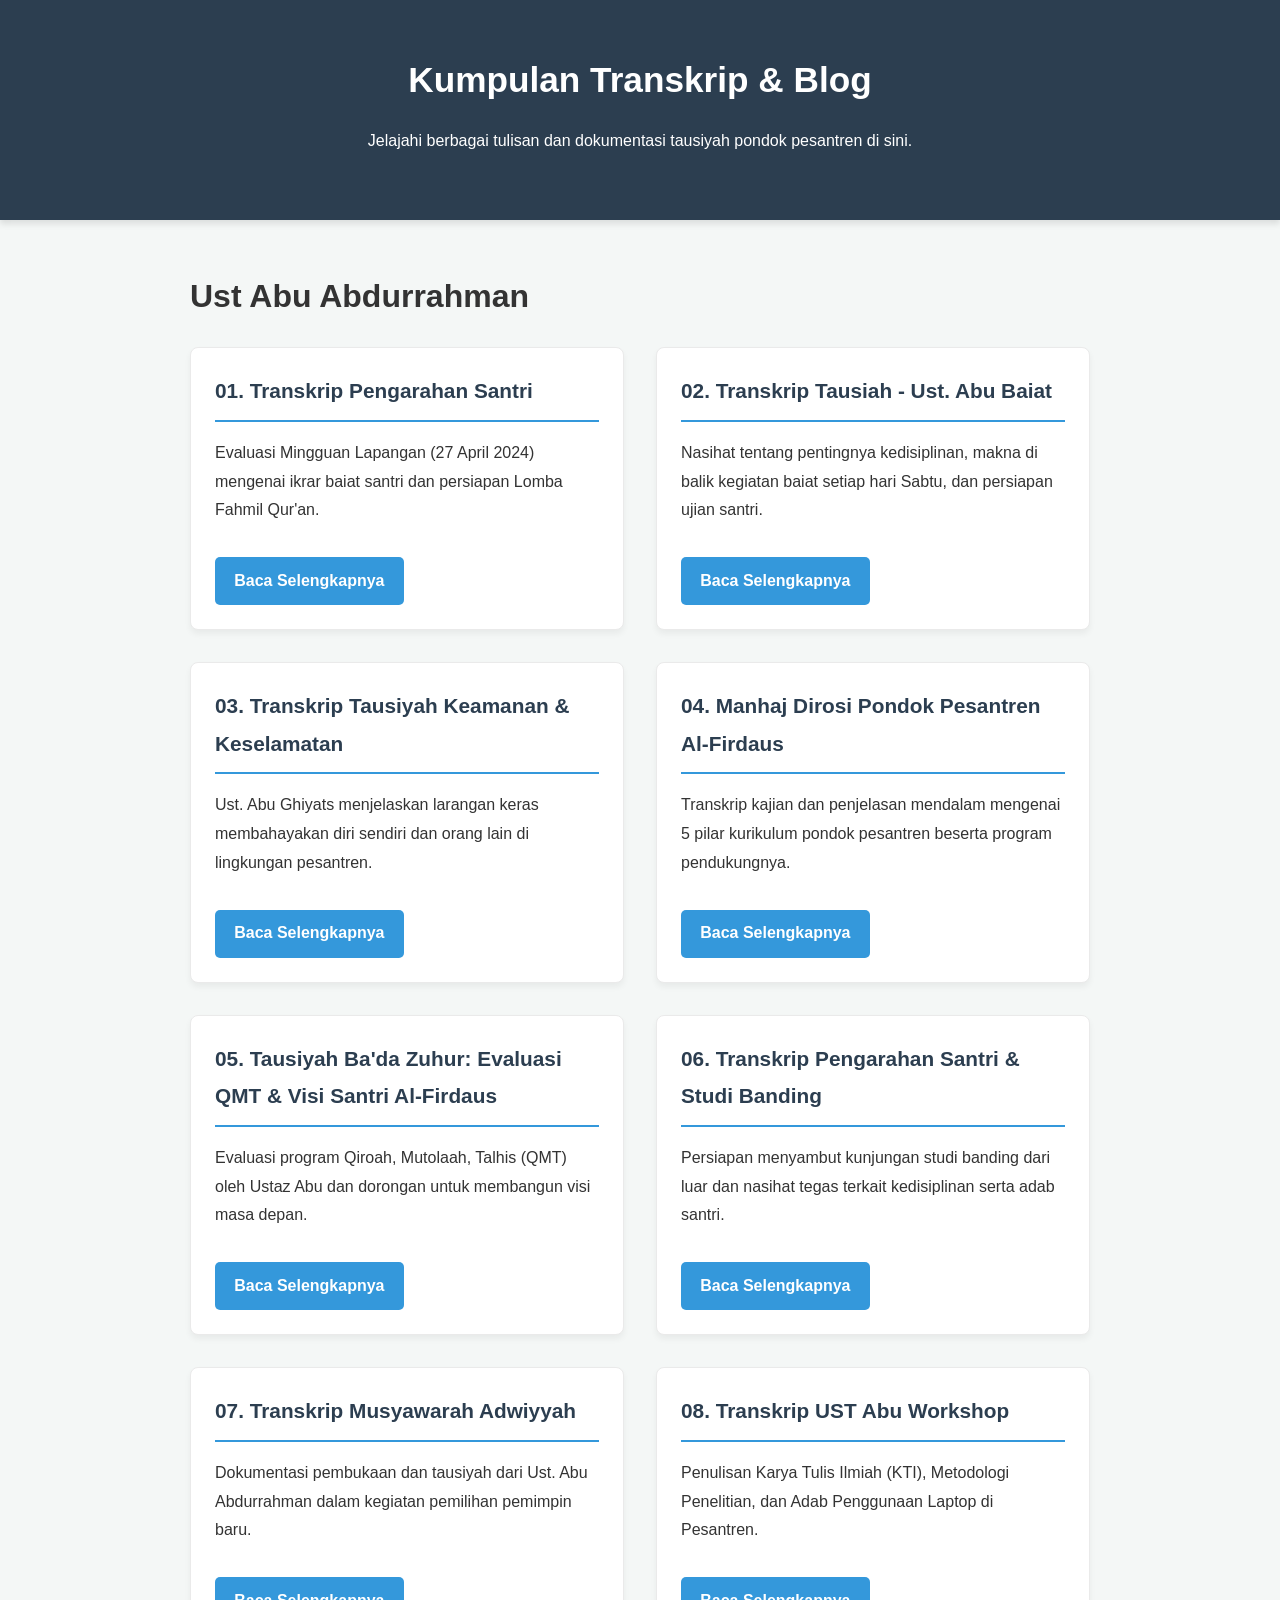
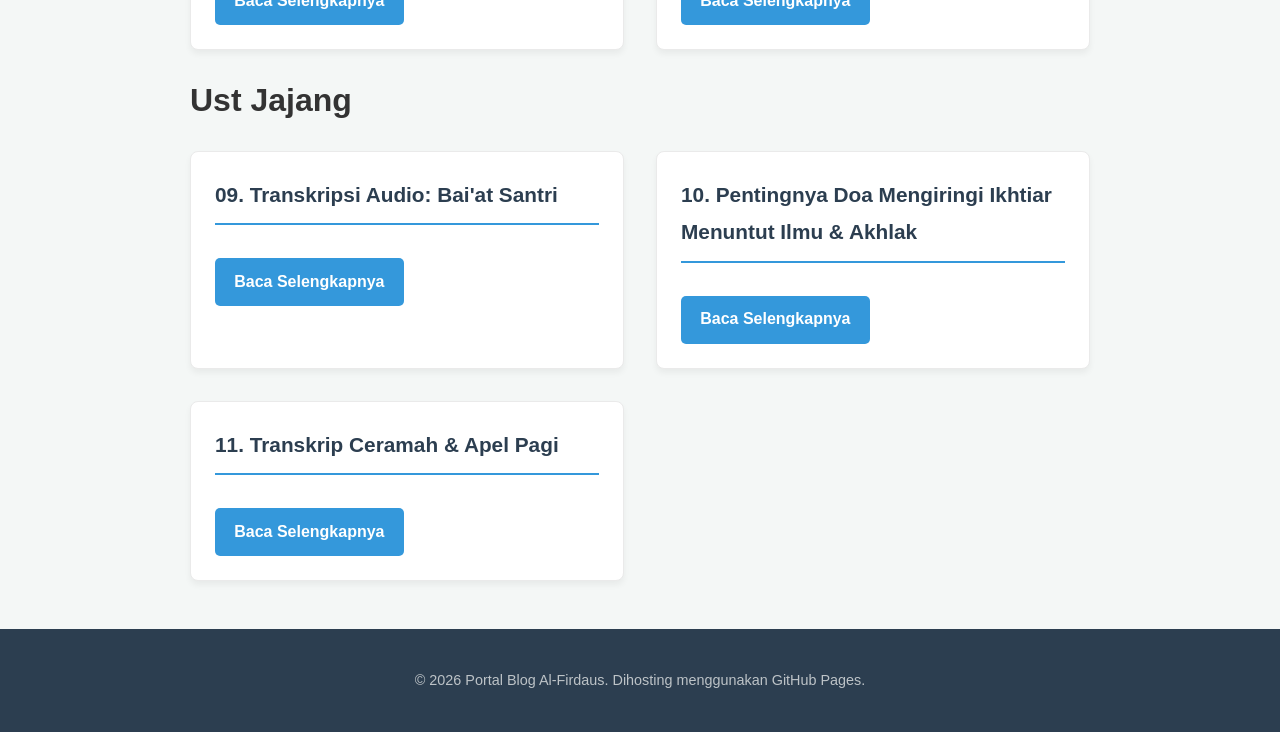
<file: index.html>
<!DOCTYPE html>
<html lang="id">
<head>
    <meta charset="UTF-8">
    <meta name="viewport" content="width=device-width, initial-scale=1.0">
    <title>Portal Blog Santri Al-Firdaus</title>
    <link rel="stylesheet" href="style.css">
</head>
<body>
    <header>
        <h1>Kumpulan Transkrip & Blog</h1>
        <p>Jelajahi berbagai tulisan dan dokumentasi tausiyah pondok pesantren di sini.</p>
    </header>

    <main>
        <h1>Ust Abu Abdurrahman</h1>
        <section id="daftar-blog" class="blog-grid">
            <article class="blog-card">
                <h2>01. Transkrip Pengarahan Santri</h2>
                <p>Evaluasi Mingguan Lapangan (27 April 2024) mengenai ikrar baiat santri dan persiapan Lomba Fahmil Qur'an.</p>
                <a href="blog1.html" class="baca-btn">Baca Selengkapnya</a>
            </article>

            <article class="blog-card">
                <h2>02. Transkrip Tausiah - Ust. Abu Baiat</h2>
                <p>Nasihat tentang pentingnya kedisiplinan, makna di balik kegiatan baiat setiap hari Sabtu, dan persiapan ujian santri.</p>
                <a href="blog2.html" class="baca-btn">Baca Selengkapnya</a>
            </article>

            <article class="blog-card">
                <h2>03. Transkrip Tausiyah Keamanan & Keselamatan</h2>
                <p>Ust. Abu Ghiyats menjelaskan larangan keras membahayakan diri sendiri dan orang lain di lingkungan pesantren.</p>
                <a href="blog3.html" class="baca-btn">Baca Selengkapnya</a>
            </article>

            <article class="blog-card">
                <h2>04. Manhaj Dirosi Pondok Pesantren Al-Firdaus</h2>
                <p>Transkrip kajian dan penjelasan mendalam mengenai 5 pilar kurikulum pondok pesantren beserta program pendukungnya.</p>
                <a href="blog4.html" class="baca-btn">Baca Selengkapnya</a>
            </article>

            <article class="blog-card">
                <h2>05. Tausiyah Ba'da Zuhur: Evaluasi QMT & Visi Santri Al-Firdaus</h2>
                <p>Evaluasi program Qiroah, Mutolaah, Talhis (QMT) oleh Ustaz Abu dan dorongan untuk membangun visi masa depan.</p>
                <a href="blog5.html" class="baca-btn">Baca Selengkapnya</a>
            </article>

            <article class="blog-card">
                <h2>06. Transkrip Pengarahan Santri & Studi Banding</h2>
                <p>Persiapan menyambut kunjungan studi banding dari luar dan nasihat tegas terkait kedisiplinan serta adab santri.</p>
                <a href="blog6.html" class="baca-btn">Baca Selengkapnya</a>
            </article>

            <article class="blog-card">
                <h2>07. Transkrip Musyawarah Adwiyyah</h2>
                <p>Dokumentasi pembukaan dan tausiyah dari Ust. Abu Abdurrahman dalam kegiatan pemilihan pemimpin baru.</p>
                <a href="blog7.html" class="baca-btn">Baca Selengkapnya</a>
            </article>

            <article class="blog-card">
                <h2>08. Transkrip UST Abu Workshop</h2>
                <p>Penulisan Karya Tulis Ilmiah (KTI), Metodologi Penelitian, dan Adab Penggunaan Laptop di Pesantren.</p>
                <a href="UST ABU WORKSHOP.html" class="baca-btn">Baca Selengkapnya</a>
            </article>

            
        </section>
        <h1>Ust Jajang</h1>
        <section id="daftar-blog" class="blog-grid">
            <article class="blog-card">
                <h2>09. Transkripsi Audio: Bai'at Santri</h2>
                <p></p>
                <a href="UST JAJANG BAIAT 14-09-24.html" class="baca-btn">Baca Selengkapnya</a>
            </article>
            
            <article class="blog-card">
                <h2>10. Pentingnya Doa Mengiringi Ikhtiar Menuntut Ilmu & Akhlak</h2>
                <p></p>
                <a href="UST JAJANG BAIAT 2.html" class="baca-btn">Baca Selengkapnya</a>
            </article>
            
            <article class="blog-card">
                <h2>11. Transkrip Ceramah & Apel Pagi</h2>
                <p></p>
                <a href="UST JAJANG BAIAT.html" class="baca-btn">Baca Selengkapnya</a>
            </article>
    </main>

    <footer>
        <p>&copy; 2026 Portal Blog Al-Firdaus. Dihosting menggunakan GitHub Pages.</p>
    </footer>
</body>
</html>
</file>
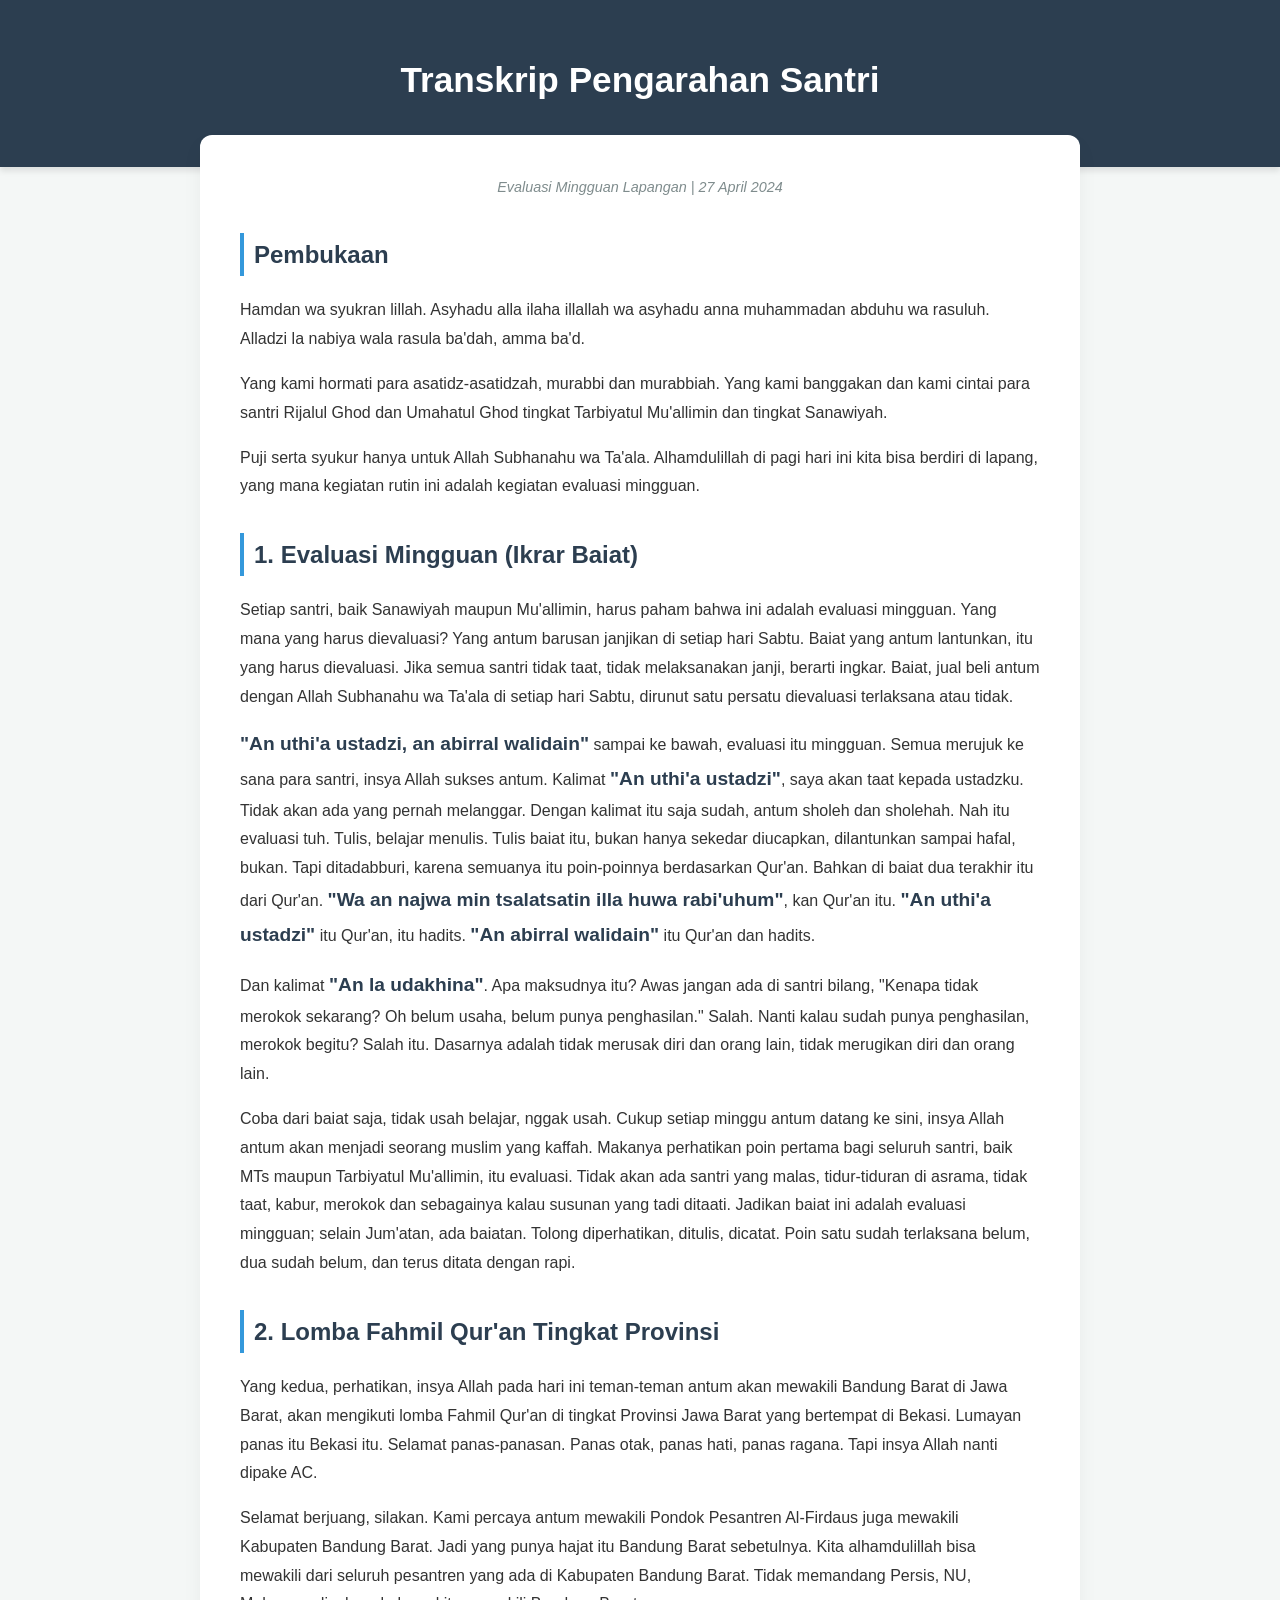
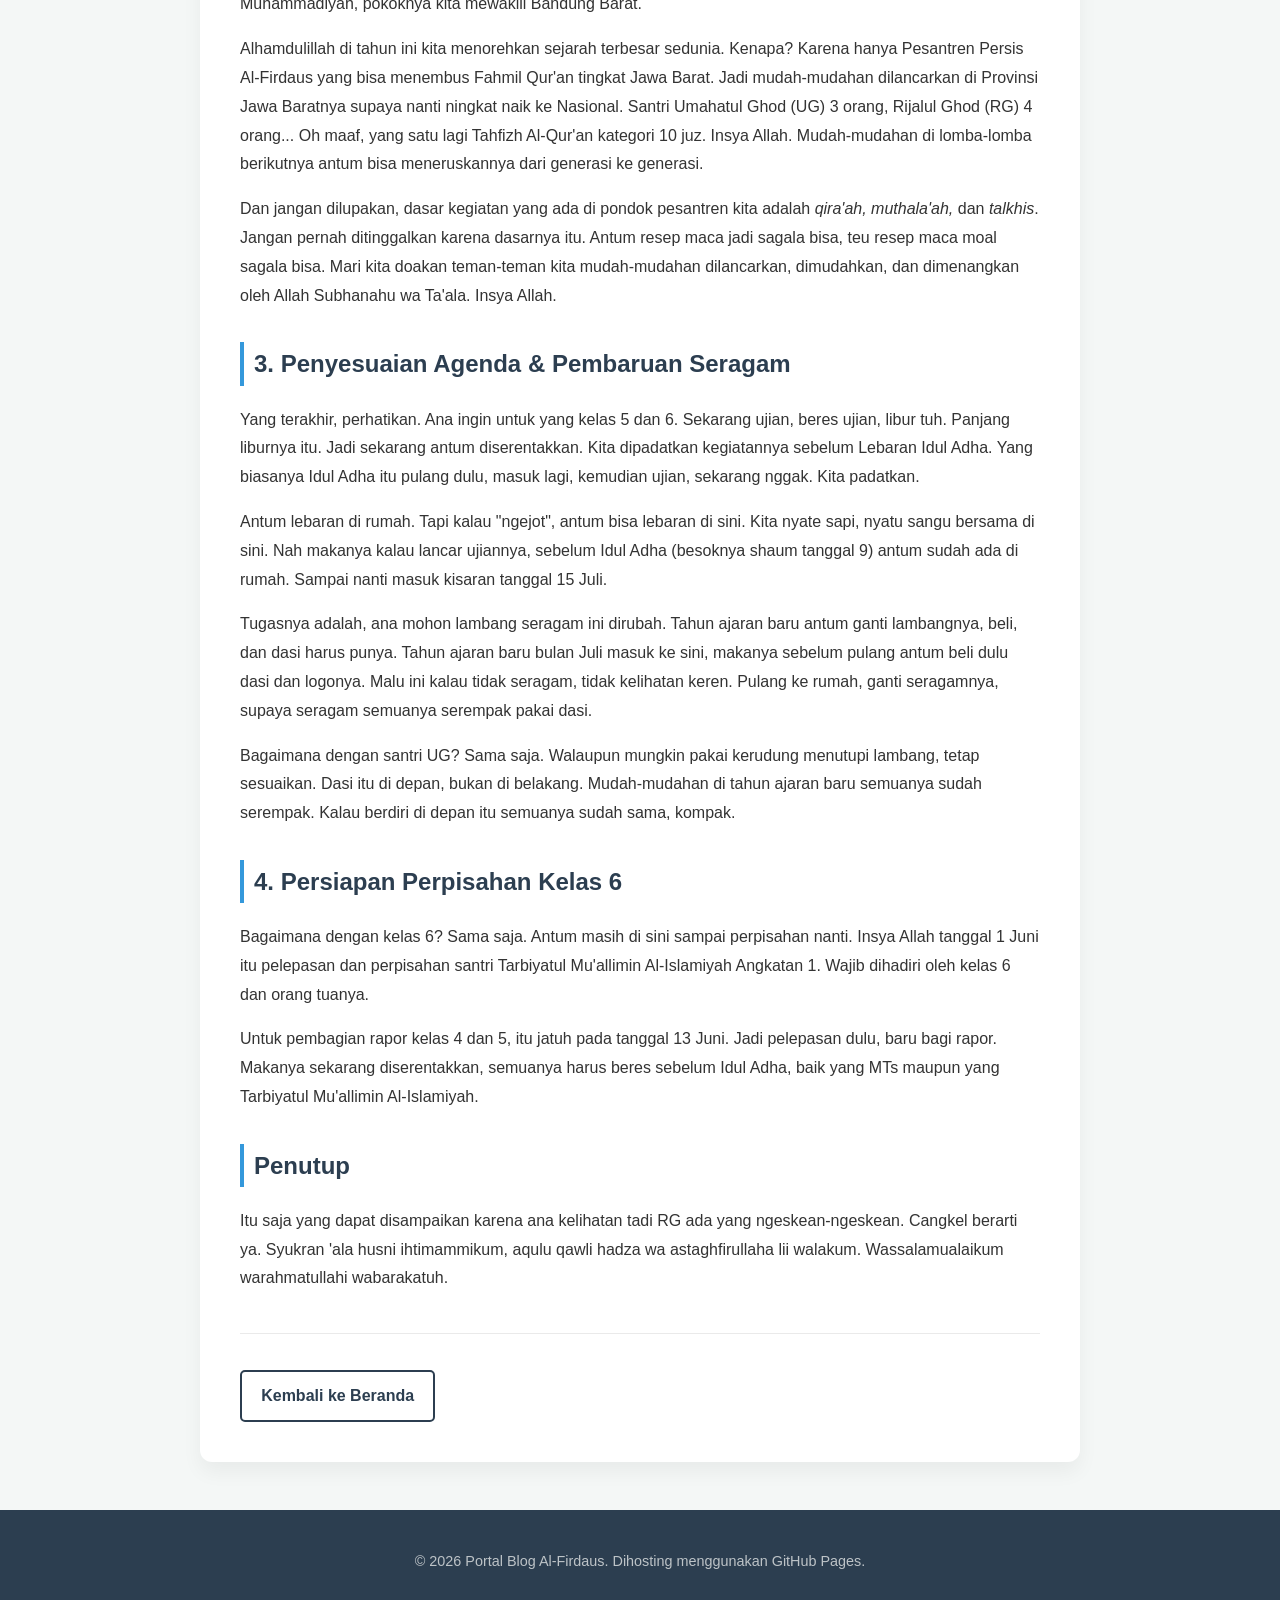
<file: blog1.html>
<!DOCTYPE html>
<html lang="id">
<head>
    <meta charset="UTF-8">
    <meta name="viewport" content="width=device-width, initial-scale=1.0">
    <title>Transkrip Pengarahan Mingguan Santri</title>
    <link rel="stylesheet" href="style.css">
</head>
<body>

    <header>
        <h1>Transkrip Pengarahan Santri</h1>
    </header>

    <div class="blog-container">
        <div class="metadata">
            Evaluasi Mingguan Lapangan | 27 April 2024
        </div>

        <h2>Pembukaan</h2>
        <p>Hamdan wa syukran lillah. Asyhadu alla ilaha illallah wa asyhadu anna muhammadan abduhu wa rasuluh. Alladzi la nabiya wala rasula ba'dah, amma ba'd.</p>
        <p>Yang kami hormati para asatidz-asatidzah, murabbi dan murabbiah. Yang kami banggakan dan kami cintai para santri Rijalul Ghod dan Umahatul Ghod tingkat Tarbiyatul Mu'allimin dan tingkat Sanawiyah.</p>
        <p>Puji serta syukur hanya untuk Allah Subhanahu wa Ta'ala. Alhamdulillah di pagi hari ini kita bisa berdiri di lapang, yang mana kegiatan rutin ini adalah kegiatan evaluasi mingguan.</p>

        <h2>1. Evaluasi Mingguan (Ikrar Baiat)</h2>
        <p>Setiap santri, baik Sanawiyah maupun Mu'allimin, harus paham bahwa ini adalah evaluasi mingguan. Yang mana yang harus dievaluasi? Yang antum barusan janjikan di setiap hari Sabtu. Baiat yang antum lantunkan, itu yang harus dievaluasi. Jika semua santri tidak taat, tidak melaksanakan janji, berarti ingkar. Baiat, jual beli antum dengan Allah Subhanahu wa Ta'ala di setiap hari Sabtu, dirunut satu persatu dievaluasi terlaksana atau tidak.</p>
        <p><span class="arabic">"An uthi'a ustadzi, an abirral walidain"</span> sampai ke bawah, evaluasi itu mingguan. Semua merujuk ke sana para santri, insya Allah sukses antum. Kalimat <span class="arabic">"An uthi'a ustadzi"</span>, saya akan taat kepada ustadzku. Tidak akan ada yang pernah melanggar. Dengan kalimat itu saja sudah, antum sholeh dan sholehah. Nah itu evaluasi tuh. Tulis, belajar menulis. Tulis baiat itu, bukan hanya sekedar diucapkan, dilantunkan sampai hafal, bukan. Tapi ditadabburi, karena semuanya itu poin-poinnya berdasarkan Qur'an. Bahkan di baiat dua terakhir itu dari Qur'an. <span class="arabic">"Wa an najwa min tsalatsatin illa huwa rabi'uhum"</span>, kan Qur'an itu. <span class="arabic">"An uthi'a ustadzi"</span> itu Qur'an, itu hadits. <span class="arabic">"An abirral walidain"</span> itu Qur'an dan hadits.</p>
        <p>Dan kalimat <span class="arabic">"An la udakhina"</span>. Apa maksudnya itu? Awas jangan ada di santri bilang, "Kenapa tidak merokok sekarang? Oh belum usaha, belum punya penghasilan." Salah. Nanti kalau sudah punya penghasilan, merokok begitu? Salah itu. Dasarnya adalah tidak merusak diri dan orang lain, tidak merugikan diri dan orang lain.</p>
        <p>Coba dari baiat saja, tidak usah belajar, nggak usah. Cukup setiap minggu antum datang ke sini, insya Allah antum akan menjadi seorang muslim yang kaffah. Makanya perhatikan poin pertama bagi seluruh santri, baik MTs maupun Tarbiyatul Mu'allimin, itu evaluasi. Tidak akan ada santri yang malas, tidur-tiduran di asrama, tidak taat, kabur, merokok dan sebagainya kalau susunan yang tadi ditaati. Jadikan baiat ini adalah evaluasi mingguan; selain Jum'atan, ada baiatan. Tolong diperhatikan, ditulis, dicatat. Poin satu sudah terlaksana belum, dua sudah belum, dan terus ditata dengan rapi.</p>

        <h2>2. Lomba Fahmil Qur'an Tingkat Provinsi</h2>
        <p>Yang kedua, perhatikan, insya Allah pada hari ini teman-teman antum akan mewakili Bandung Barat di Jawa Barat, akan mengikuti lomba Fahmil Qur'an di tingkat Provinsi Jawa Barat yang bertempat di Bekasi. Lumayan panas itu Bekasi itu. Selamat panas-panasan. Panas otak, panas hati, panas ragana. Tapi insya Allah nanti dipake AC.</p>
        <p>Selamat berjuang, silakan. Kami percaya antum mewakili Pondok Pesantren Al-Firdaus juga mewakili Kabupaten Bandung Barat. Jadi yang punya hajat itu Bandung Barat sebetulnya. Kita alhamdulillah bisa mewakili dari seluruh pesantren yang ada di Kabupaten Bandung Barat. Tidak memandang Persis, NU, Muhammadiyah, pokoknya kita mewakili Bandung Barat.</p>
        <p>Alhamdulillah di tahun ini kita menorehkan sejarah terbesar sedunia. Kenapa? Karena hanya Pesantren Persis Al-Firdaus yang bisa menembus Fahmil Qur'an tingkat Jawa Barat. Jadi mudah-mudahan dilancarkan di Provinsi Jawa Baratnya supaya nanti ningkat naik ke Nasional. Santri Umahatul Ghod (UG) 3 orang, Rijalul Ghod (RG) 4 orang... Oh maaf, yang satu lagi Tahfizh Al-Qur'an kategori 10 juz. Insya Allah. Mudah-mudahan di lomba-lomba berikutnya antum bisa meneruskannya dari generasi ke generasi.</p>
        <p>Dan jangan dilupakan, dasar kegiatan yang ada di pondok pesantren kita adalah <em>qira'ah, muthala'ah,</em> dan <em>talkhis</em>. Jangan pernah ditinggalkan karena dasarnya itu. Antum resep maca jadi sagala bisa, teu resep maca moal sagala bisa. Mari kita doakan teman-teman kita mudah-mudahan dilancarkan, dimudahkan, dan dimenangkan oleh Allah Subhanahu wa Ta'ala. Insya Allah.</p>

        <h2>3. Penyesuaian Agenda & Pembaruan Seragam</h2>
        <p>Yang terakhir, perhatikan. Ana ingin untuk yang kelas 5 dan 6. Sekarang ujian, beres ujian, libur tuh. Panjang liburnya itu. Jadi sekarang antum diserentakkan. Kita dipadatkan kegiatannya sebelum Lebaran Idul Adha. Yang biasanya Idul Adha itu pulang dulu, masuk lagi, kemudian ujian, sekarang nggak. Kita padatkan.</p>
        <p>Antum lebaran di rumah. Tapi kalau "ngejot", antum bisa lebaran di sini. Kita nyate sapi, nyatu sangu bersama di sini. Nah makanya kalau lancar ujiannya, sebelum Idul Adha (besoknya shaum tanggal 9) antum sudah ada di rumah. Sampai nanti masuk kisaran tanggal 15 Juli.</p>
        <p>Tugasnya adalah, ana mohon lambang seragam ini dirubah. Tahun ajaran baru antum ganti lambangnya, beli, dan dasi harus punya. Tahun ajaran baru bulan Juli masuk ke sini, makanya sebelum pulang antum beli dulu dasi dan logonya. Malu ini kalau tidak seragam, tidak kelihatan keren. Pulang ke rumah, ganti seragamnya, supaya seragam semuanya serempak pakai dasi.</p>
        <p>Bagaimana dengan santri UG? Sama saja. Walaupun mungkin pakai kerudung menutupi lambang, tetap sesuaikan. Dasi itu di depan, bukan di belakang. Mudah-mudahan di tahun ajaran baru semuanya sudah serempak. Kalau berdiri di depan itu semuanya sudah sama, kompak.</p>

        <h2>4. Persiapan Perpisahan Kelas 6</h2>
        <p>Bagaimana dengan kelas 6? Sama saja. Antum masih di sini sampai perpisahan nanti. Insya Allah tanggal 1 Juni itu pelepasan dan perpisahan santri Tarbiyatul Mu'allimin Al-Islamiyah Angkatan 1. Wajib dihadiri oleh kelas 6 dan orang tuanya.</p>
        <p>Untuk pembagian rapor kelas 4 dan 5, itu jatuh pada tanggal 13 Juni. Jadi pelepasan dulu, baru bagi rapor. Makanya sekarang diserentakkan, semuanya harus beres sebelum Idul Adha, baik yang MTs maupun yang Tarbiyatul Mu'allimin Al-Islamiyah.</p>

        <h2>Penutup</h2>
        <p>Itu saja yang dapat disampaikan karena ana kelihatan tadi RG ada yang ngeskean-ngeskean. Cangkel berarti ya. Syukran 'ala husni ihtimammikum, aqulu qawli hadza wa astaghfirullaha lii walakum. Wassalamualaikum warahmatullahi wabarakatuh.</p>

        <div class="nav-buttons">
            <a href="index.html" class="btn btn-outline">Kembali ke Beranda</a>
        </div>
    </div>

    <footer>
        <p>&copy; 2026 Portal Blog Al-Firdaus. Dihosting menggunakan GitHub Pages.</p>
    </footer>

</body>
</html>
</file>
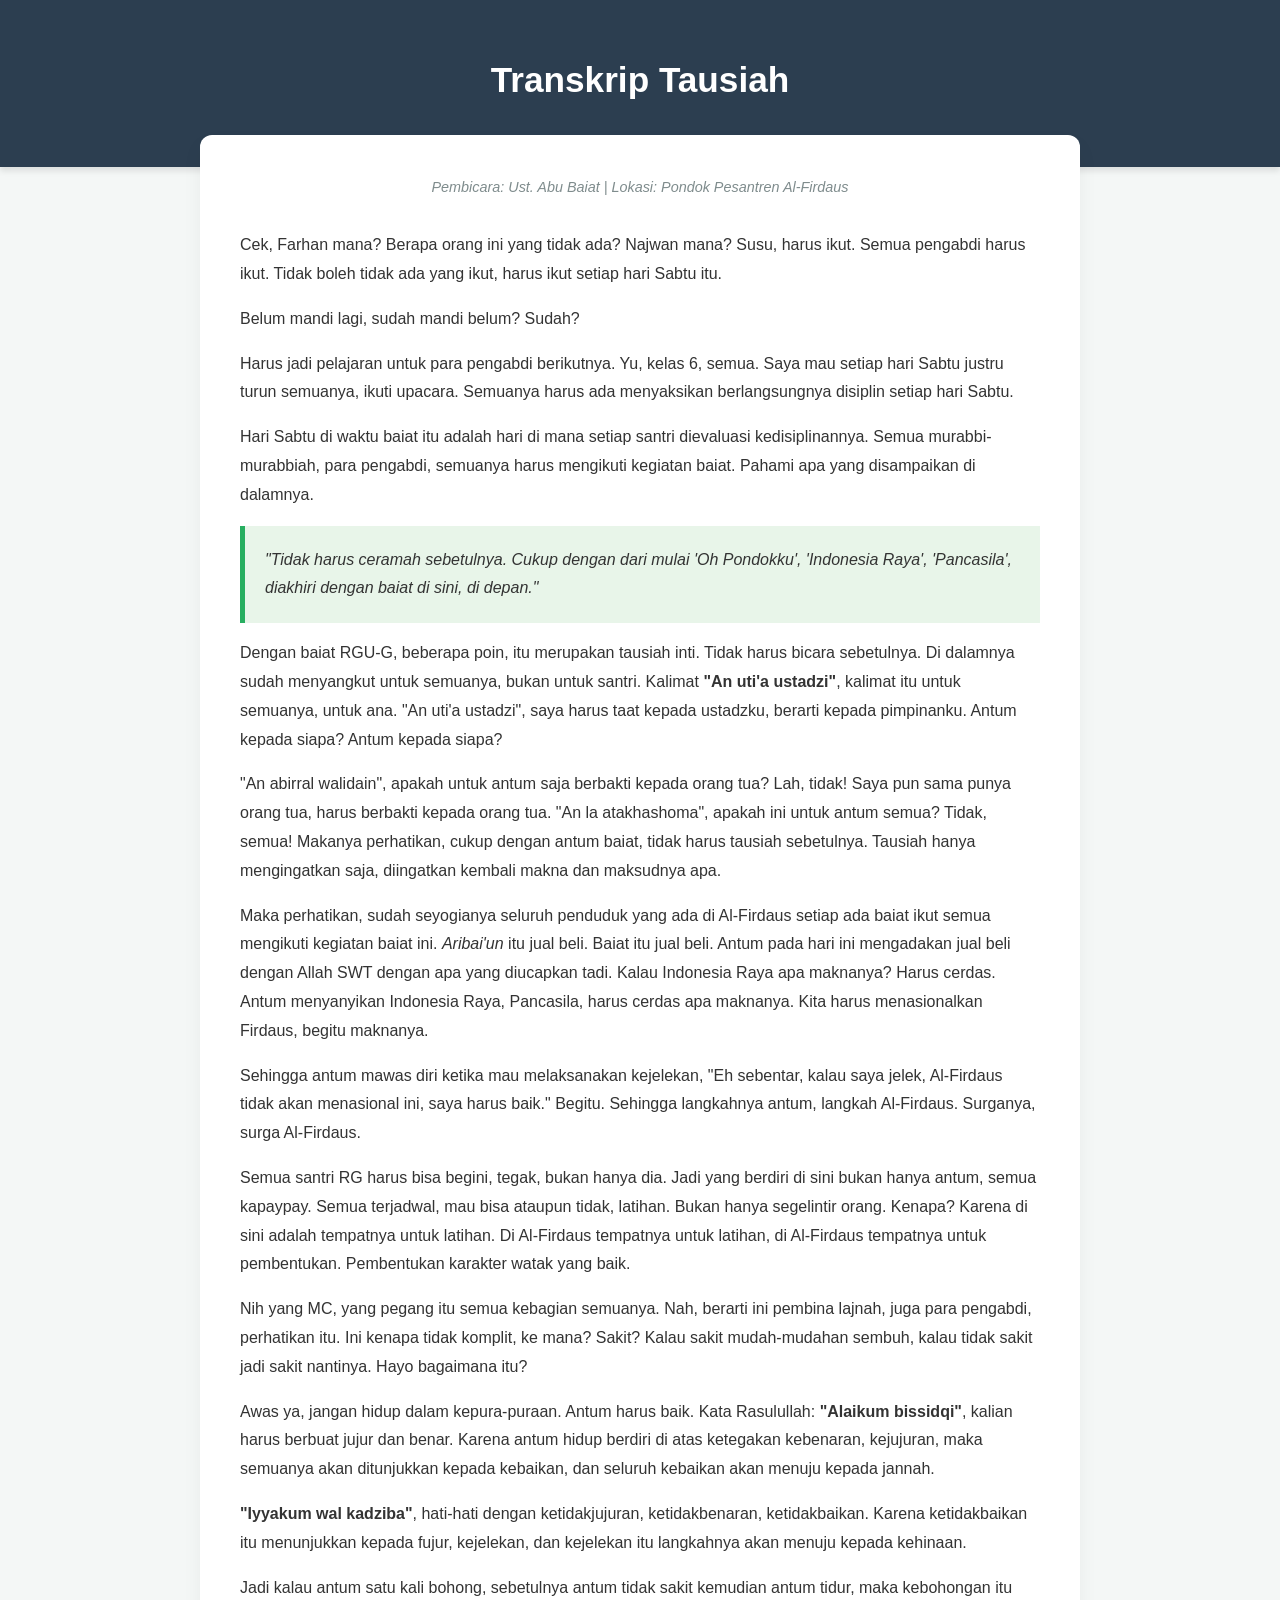
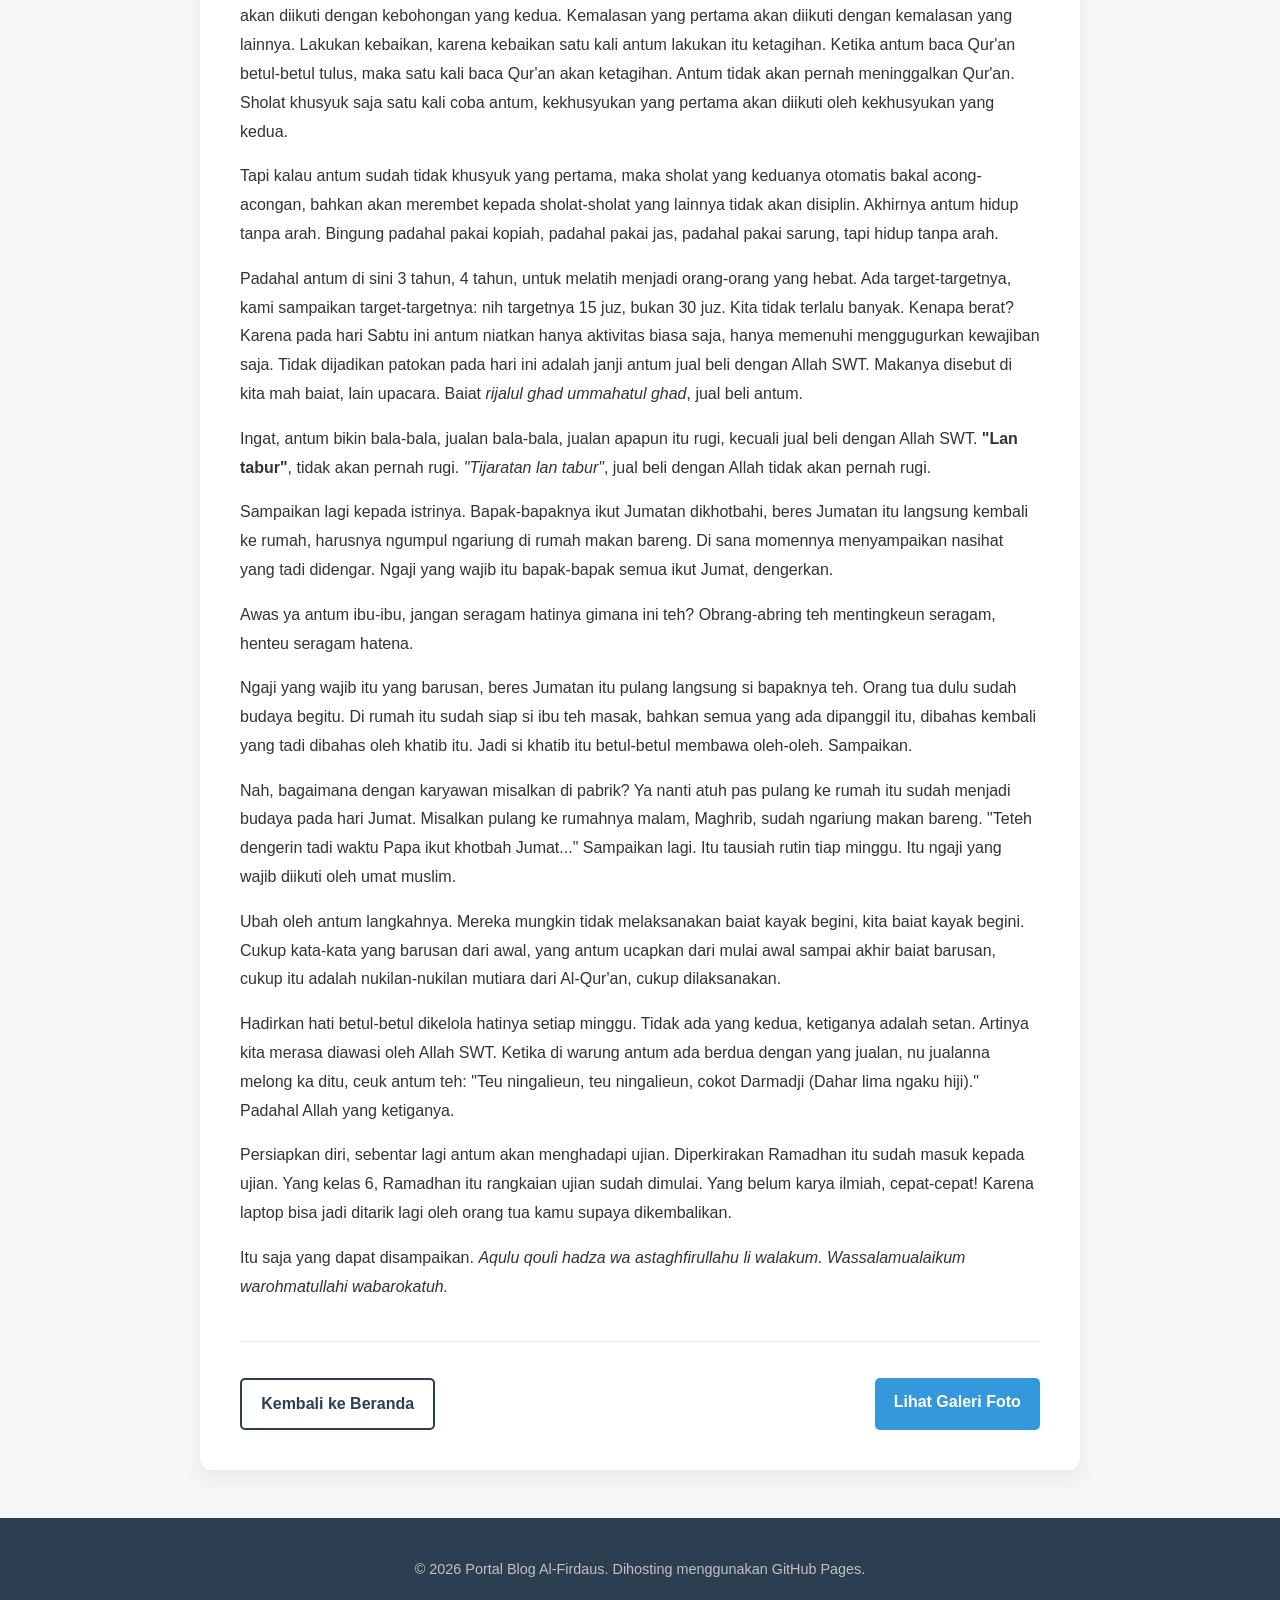
<file: blog2.html>
<!DOCTYPE html>
<html lang="id">
<head>
    <meta charset="UTF-8">
    <meta name="viewport" content="width=device-width, initial-scale=1.0">
    <title>Transkrip Tausiah - Ust. Abu Baiat</title>
    <link rel="stylesheet" href="style.css">
</head>
<body>

    <header>
        <h1>Transkrip Tausiah</h1>
    </header>

    <div class="blog-container">
        <div class="metadata">
            Pembicara: Ust. Abu Baiat | Lokasi: Pondok Pesantren Al-Firdaus
        </div>

        <p>Cek, Farhan mana? Berapa orang ini yang tidak ada? Najwan mana? Susu, harus ikut. Semua pengabdi harus ikut. Tidak boleh tidak ada yang ikut, harus ikut setiap hari Sabtu itu.</p>
        <p>Belum mandi lagi, sudah mandi belum? Sudah?</p>
        <p>Harus jadi pelajaran untuk para pengabdi berikutnya. Yu, kelas 6, semua. Saya mau setiap hari Sabtu justru turun semuanya, ikuti upacara. Semuanya harus ada menyaksikan berlangsungnya disiplin setiap hari Sabtu.</p>
        <p>Hari Sabtu di waktu baiat itu adalah hari di mana setiap santri dievaluasi kedisiplinannya. Semua murabbi-murabbiah, para pengabdi, semuanya harus mengikuti kegiatan baiat. Pahami apa yang disampaikan di dalamnya.</p>

        <p style="background-color: #e8f5e9; padding: 20px; border-left: 5px solid #27ae60; font-style: italic;">
            "Tidak harus ceramah sebetulnya. Cukup dengan dari mulai 'Oh Pondokku', 'Indonesia Raya', 'Pancasila', diakhiri dengan baiat di sini, di depan."
        </p>

        <p>Dengan baiat RGU-G, beberapa poin, itu merupakan tausiah inti. Tidak harus bicara sebetulnya. Di dalamnya sudah menyangkut untuk semuanya, bukan untuk santri. Kalimat <strong>"An uti'a ustadzi"</strong>, kalimat itu untuk semuanya, untuk ana. "An uti'a ustadzi", saya harus taat kepada ustadzku, berarti kepada pimpinanku. Antum kepada siapa? Antum kepada siapa?</p>
        <p>"An abirral walidain", apakah untuk antum saja berbakti kepada orang tua? Lah, tidak! Saya pun sama punya orang tua, harus berbakti kepada orang tua. "An la atakhashoma", apakah ini untuk antum semua? Tidak, semua! Makanya perhatikan, cukup dengan antum baiat, tidak harus tausiah sebetulnya. Tausiah hanya mengingatkan saja, diingatkan kembali makna dan maksudnya apa.</p>
        <p>Maka perhatikan, sudah seyogianya seluruh penduduk yang ada di Al-Firdaus setiap ada baiat ikut semua mengikuti kegiatan baiat ini. <em>Aribai'un</em> itu jual beli. Baiat itu jual beli. Antum pada hari ini mengadakan jual beli dengan Allah SWT dengan apa yang diucapkan tadi. Kalau Indonesia Raya apa maknanya? Harus cerdas. Antum menyanyikan Indonesia Raya, Pancasila, harus cerdas apa maknanya. Kita harus menasionalkan Firdaus, begitu maknanya.</p>
        <p>Sehingga antum mawas diri ketika mau melaksanakan kejelekan, "Eh sebentar, kalau saya jelek, Al-Firdaus tidak akan menasional ini, saya harus baik." Begitu. Sehingga langkahnya antum, langkah Al-Firdaus. Surganya, surga Al-Firdaus.</p>
        <p>Semua santri RG harus bisa begini, tegak, bukan hanya dia. Jadi yang berdiri di sini bukan hanya antum, semua kapaypay. Semua terjadwal, mau bisa ataupun tidak, latihan. Bukan hanya segelintir orang. Kenapa? Karena di sini adalah tempatnya untuk latihan. Di Al-Firdaus tempatnya untuk latihan, di Al-Firdaus tempatnya untuk pembentukan. Pembentukan karakter watak yang baik.</p>
        <p>Nih yang MC, yang pegang itu semua kebagian semuanya. Nah, berarti ini pembina lajnah, juga para pengabdi, perhatikan itu. Ini kenapa tidak komplit, ke mana? Sakit? Kalau sakit mudah-mudahan sembuh, kalau tidak sakit jadi sakit nantinya. Hayo bagaimana itu?</p>
        <p>Awas ya, jangan hidup dalam kepura-puraan. Antum harus baik. Kata Rasulullah: <strong>"Alaikum bissidqi"</strong>, kalian harus berbuat jujur dan benar. Karena antum hidup berdiri di atas ketegakan kebenaran, kejujuran, maka semuanya akan ditunjukkan kepada kebaikan, dan seluruh kebaikan akan menuju kepada jannah.</p>
        <p><strong>"Iyyakum wal kadziba"</strong>, hati-hati dengan ketidakjujuran, ketidakbenaran, ketidakbaikan. Karena ketidakbaikan itu menunjukkan kepada fujur, kejelekan, dan kejelekan itu langkahnya akan menuju kepada kehinaan.</p>
        <p>Jadi kalau antum satu kali bohong, sebetulnya antum tidak sakit kemudian antum tidur, maka kebohongan itu akan diikuti dengan kebohongan yang kedua. Kemalasan yang pertama akan diikuti dengan kemalasan yang lainnya. Lakukan kebaikan, karena kebaikan satu kali antum lakukan itu ketagihan. Ketika antum baca Qur'an betul-betul tulus, maka satu kali baca Qur'an akan ketagihan. Antum tidak akan pernah meninggalkan Qur'an. Sholat khusyuk saja satu kali coba antum, kekhusyukan yang pertama akan diikuti oleh kekhusyukan yang kedua.</p>
        <p>Tapi kalau antum sudah tidak khusyuk yang pertama, maka sholat yang keduanya otomatis bakal acong-acongan, bahkan akan merembet kepada sholat-sholat yang lainnya tidak akan disiplin. Akhirnya antum hidup tanpa arah. Bingung padahal pakai kopiah, padahal pakai jas, padahal pakai sarung, tapi hidup tanpa arah.</p>
        <p>Padahal antum di sini 3 tahun, 4 tahun, untuk melatih menjadi orang-orang yang hebat. Ada target-targetnya, kami sampaikan target-targetnya: nih targetnya 15 juz, bukan 30 juz. Kita tidak terlalu banyak. Kenapa berat? Karena pada hari Sabtu ini antum niatkan hanya aktivitas biasa saja, hanya memenuhi menggugurkan kewajiban saja. Tidak dijadikan patokan pada hari ini adalah janji antum jual beli dengan Allah SWT. Makanya disebut di kita mah baiat, lain upacara. Baiat <em>rijalul ghad ummahatul ghad</em>, jual beli antum.</p>
        <p>Ingat, antum bikin bala-bala, jualan bala-bala, jualan apapun itu rugi, kecuali jual beli dengan Allah SWT. <strong>"Lan tabur"</strong>, tidak akan pernah rugi. <em>"Tijaratan lan tabur"</em>, jual beli dengan Allah tidak akan pernah rugi.</p>
        <p>Sampaikan lagi kepada istrinya. Bapak-bapaknya ikut Jumatan dikhotbahi, beres Jumatan itu langsung kembali ke rumah, harusnya ngumpul ngariung di rumah makan bareng. Di sana momennya menyampaikan nasihat yang tadi didengar. Ngaji yang wajib itu bapak-bapak semua ikut Jumat, dengerkan.</p>
        <p>Awas ya antum ibu-ibu, jangan seragam hatinya gimana ini teh? Obrang-abring teh mentingkeun seragam, henteu seragam hatena.</p>
        <p>Ngaji yang wajib itu yang barusan, beres Jumatan itu pulang langsung si bapaknya teh. Orang tua dulu sudah budaya begitu. Di rumah itu sudah siap si ibu teh masak, bahkan semua yang ada dipanggil itu, dibahas kembali yang tadi dibahas oleh khatib itu. Jadi si khatib itu betul-betul membawa oleh-oleh. Sampaikan.</p>
        <p>Nah, bagaimana dengan karyawan misalkan di pabrik? Ya nanti atuh pas pulang ke rumah itu sudah menjadi budaya pada hari Jumat. Misalkan pulang ke rumahnya malam, Maghrib, sudah ngariung makan bareng. "Teteh dengerin tadi waktu Papa ikut khotbah Jumat..." Sampaikan lagi. Itu tausiah rutin tiap minggu. Itu ngaji yang wajib diikuti oleh umat muslim.</p>
        <p>Ubah oleh antum langkahnya. Mereka mungkin tidak melaksanakan baiat kayak begini, kita baiat kayak begini. Cukup kata-kata yang barusan dari awal, yang antum ucapkan dari mulai awal sampai akhir baiat barusan, cukup itu adalah nukilan-nukilan mutiara dari Al-Qur'an, cukup dilaksanakan.</p>
        <p>Hadirkan hati betul-betul dikelola hatinya setiap minggu. Tidak ada yang kedua, ketiganya adalah setan. Artinya kita merasa diawasi oleh Allah SWT. Ketika di warung antum ada berdua dengan yang jualan, nu jualanna melong ka ditu, ceuk antum teh: "Teu ningalieun, teu ningalieun, cokot Darmadji (Dahar lima ngaku hiji)." Padahal Allah yang ketiganya.</p>
        <p>Persiapkan diri, sebentar lagi antum akan menghadapi ujian. Diperkirakan Ramadhan itu sudah masuk kepada ujian. Yang kelas 6, Ramadhan itu rangkaian ujian sudah dimulai. Yang belum karya ilmiah, cepat-cepat! Karena laptop bisa jadi ditarik lagi oleh orang tua kamu supaya dikembalikan.</p>
        <p>Itu saja yang dapat disampaikan. <em>Aqulu qouli hadza wa astaghfirullahu li walakum. Wassalamualaikum warohmatullahi wabarokatuh.</em></p>

        <div class="nav-buttons">
            <a href="index.html" class="btn btn-outline">Kembali ke Beranda</a>
            <a href="galeri.html" class="btn">Lihat Galeri Foto</a>
        </div>
    </div>

    <footer>
        <p>&copy; 2026 Portal Blog Al-Firdaus. Dihosting menggunakan GitHub Pages.</p>
    </footer>

</body>
</html>
</file>
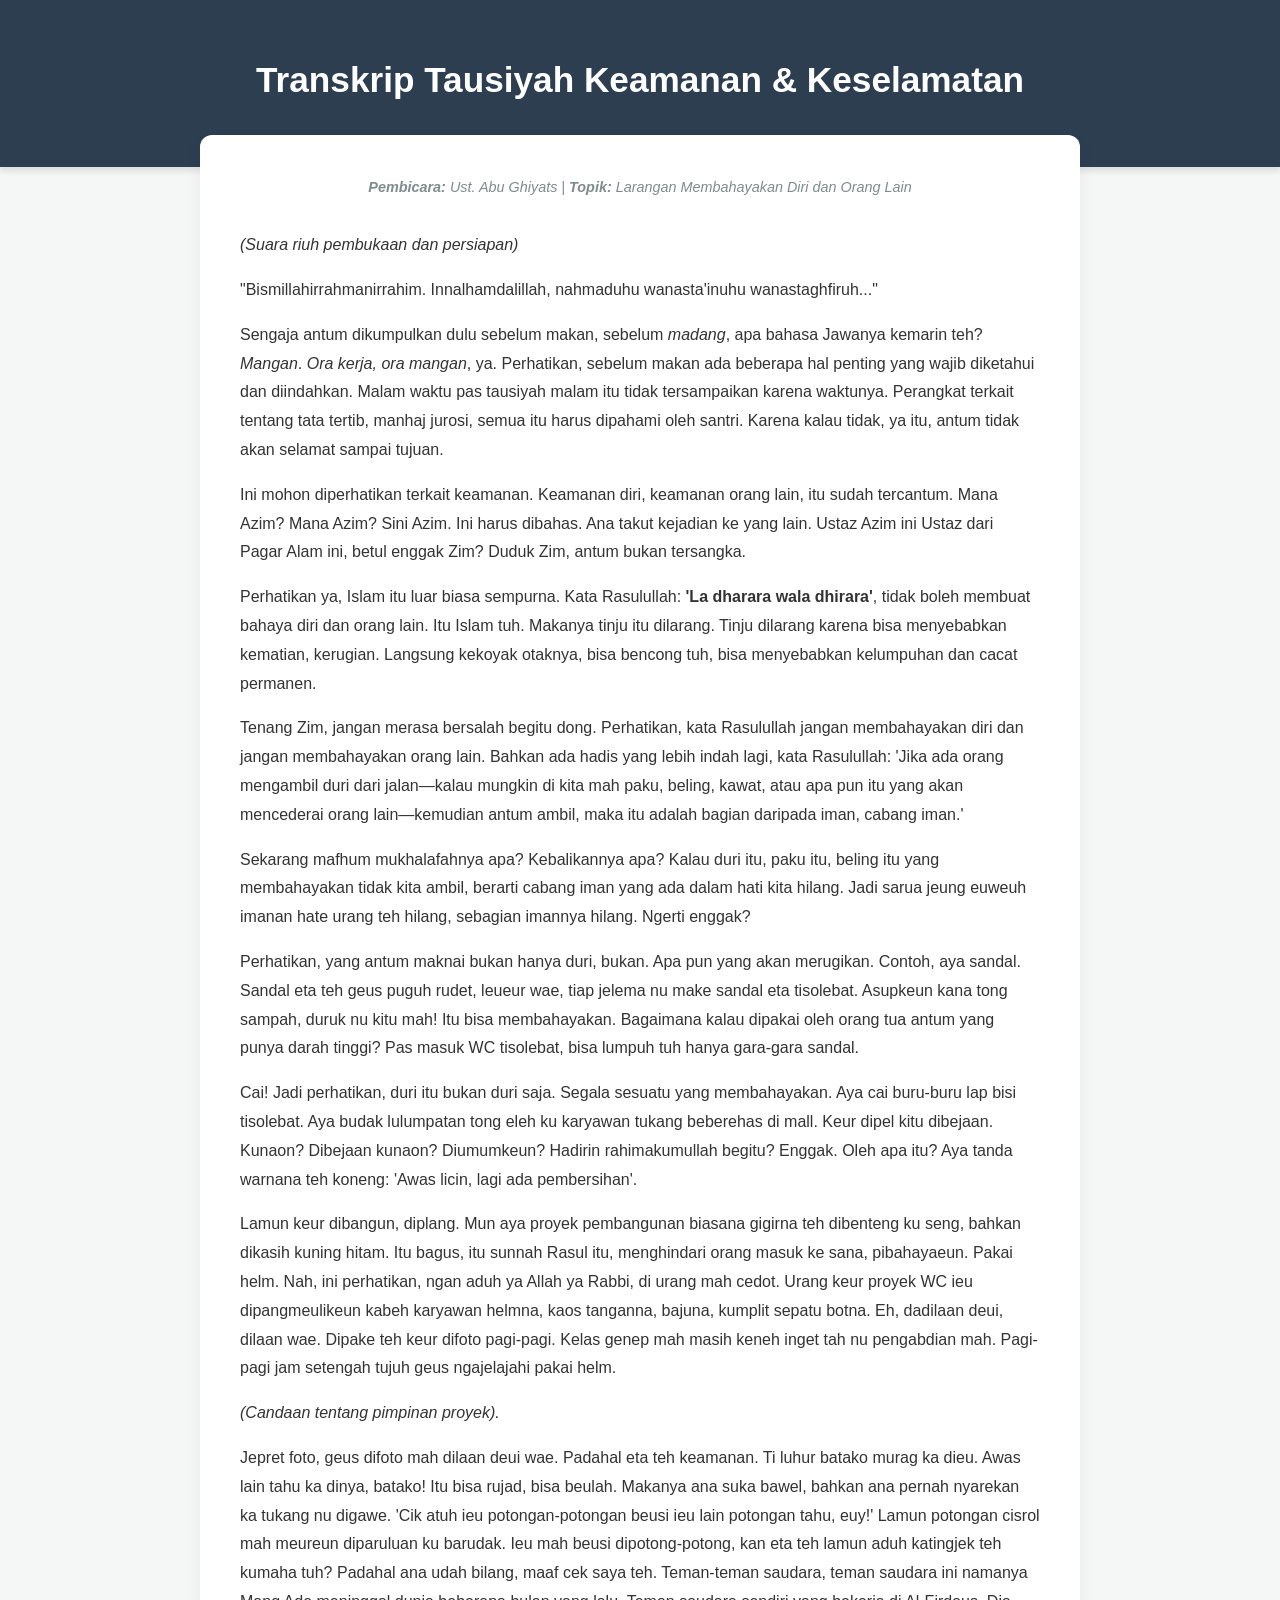
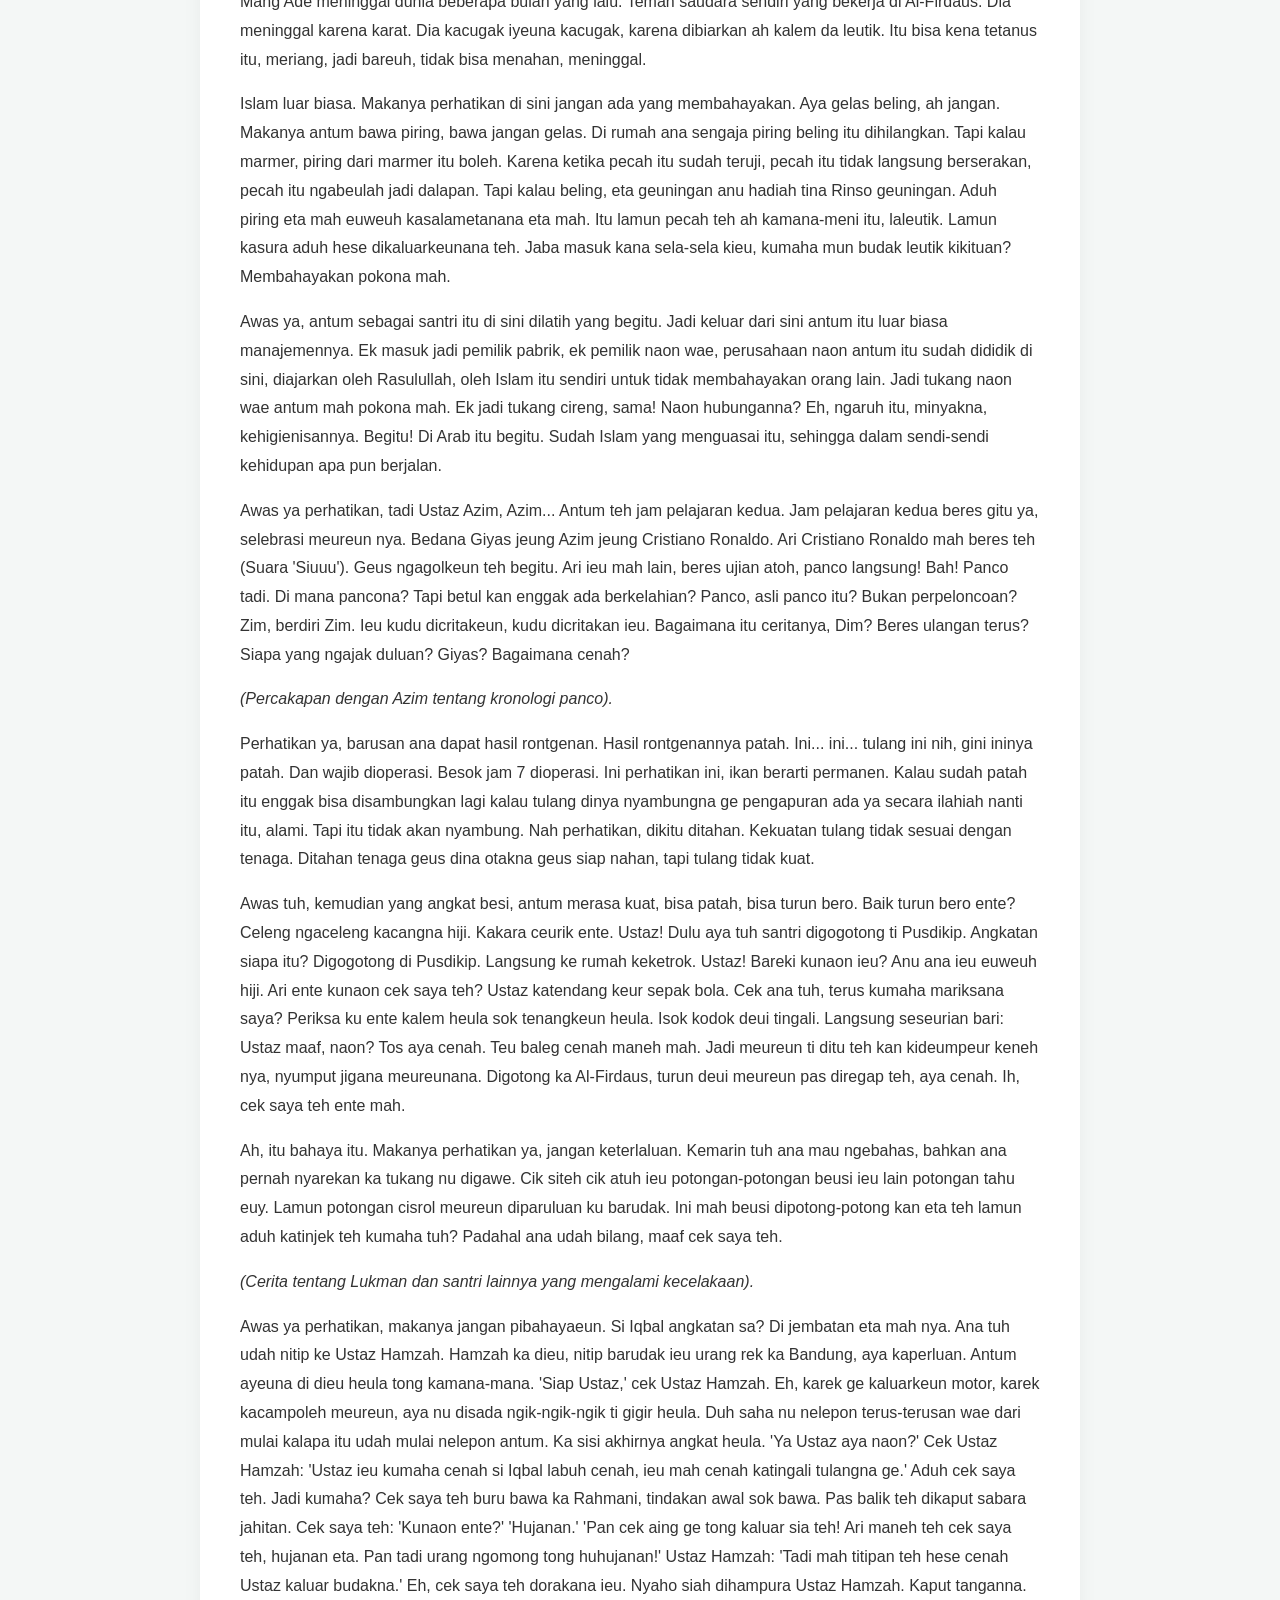
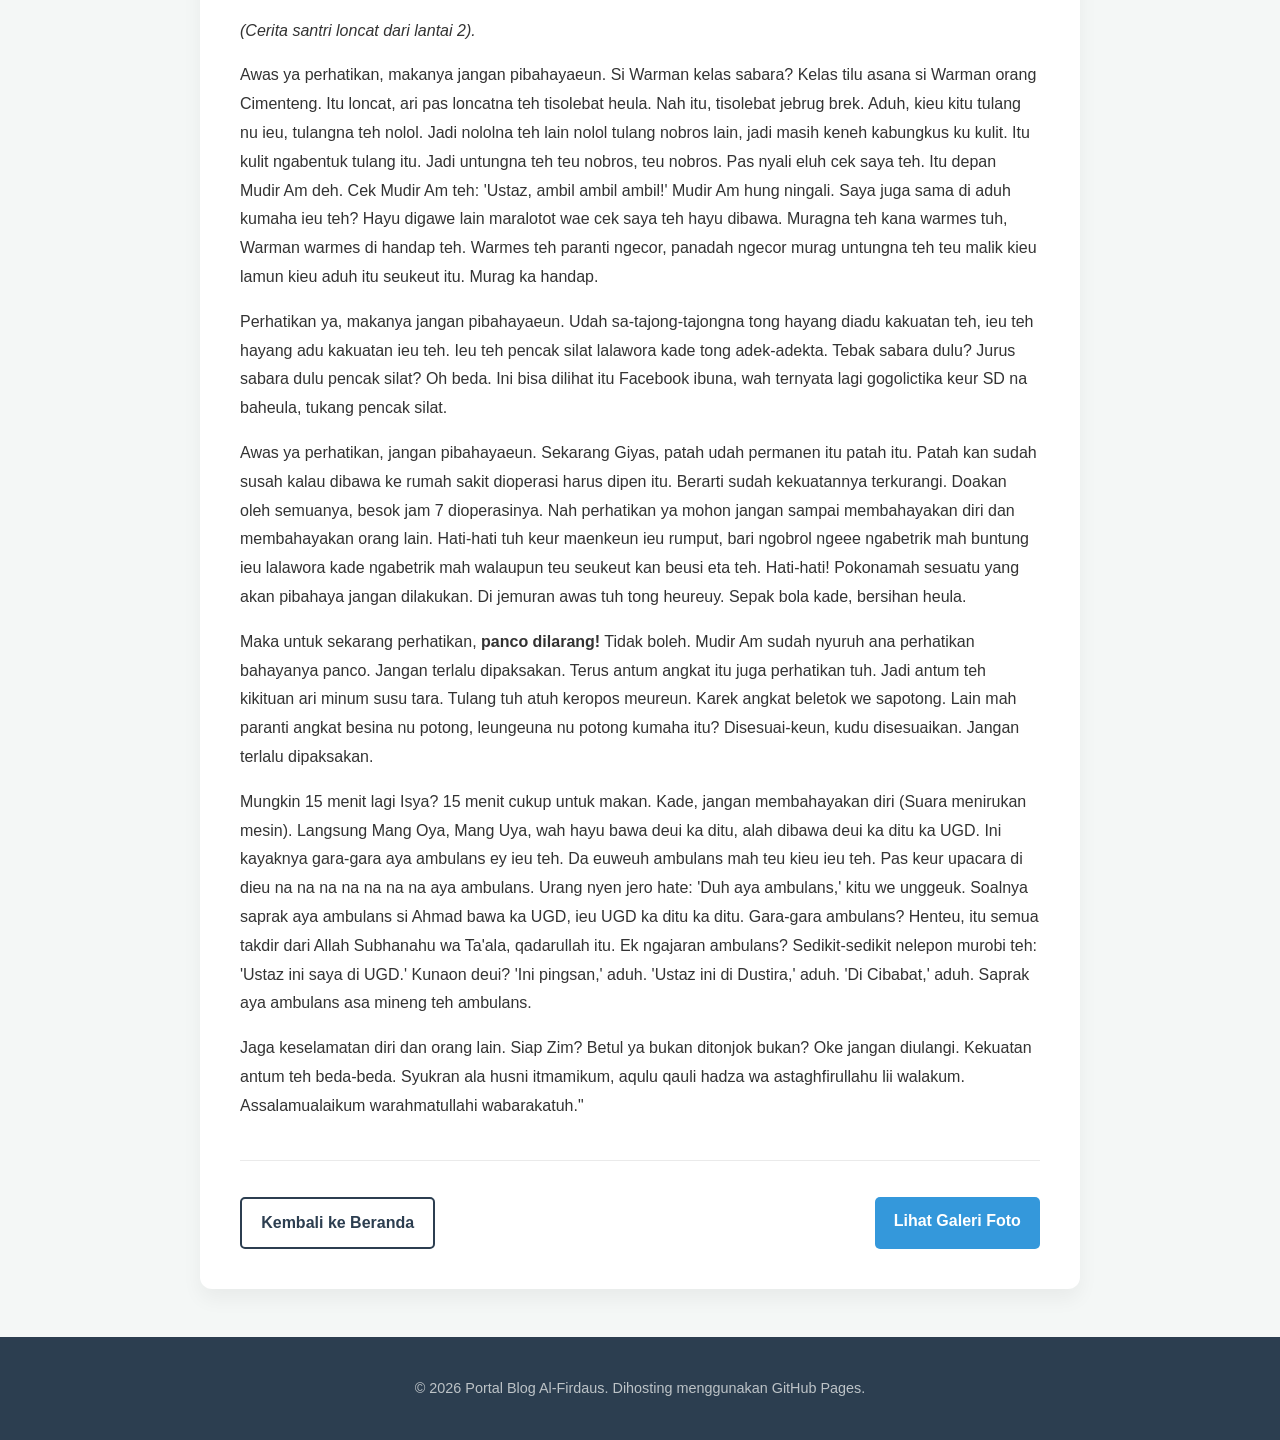
<file: blog3.html>
<!DOCTYPE html>
<html lang="id">
<head>
    <meta charset="UTF-8">
    <meta name="viewport" content="width=device-width, initial-scale=1.0">
    <title>Transkrip Tausiyah Keamanan & Keselamatan</title>
    <link rel="stylesheet" href="style.css">
</head>
<body>

    <header>
        <h1>Transkrip Tausiyah Keamanan & Keselamatan</h1>
    </header>

    <div class="blog-container">
        <div class="metadata">
            <strong>Pembicara:</strong> Ust. Abu Ghiyats | <strong>Topik:</strong> Larangan Membahayakan Diri dan Orang Lain
        </div>

        <p><em>(Suara riuh pembukaan dan persiapan)</em></p>
        <p>"Bismillahirrahmanirrahim. Innalhamdalillah, nahmaduhu wanasta'inuhu wanastaghfiruh..."</p>
        <p>Sengaja antum dikumpulkan dulu sebelum makan, sebelum <em>madang</em>, apa bahasa Jawanya kemarin teh? <em>Mangan</em>. <em>Ora kerja, ora mangan</em>, ya. Perhatikan, sebelum makan ada beberapa hal penting yang wajib diketahui dan diindahkan. Malam waktu pas tausiyah malam itu tidak tersampaikan karena waktunya. Perangkat terkait tentang tata tertib, manhaj jurosi, semua itu harus dipahami oleh santri. Karena kalau tidak, ya itu, antum tidak akan selamat sampai tujuan.</p>
        <p>Ini mohon diperhatikan terkait keamanan. Keamanan diri, keamanan orang lain, itu sudah tercantum. Mana Azim? Mana Azim? Sini Azim. Ini harus dibahas. Ana takut kejadian ke yang lain. Ustaz Azim ini Ustaz dari Pagar Alam ini, betul enggak Zim? Duduk Zim, antum bukan tersangka.</p>
        <p>Perhatikan ya, Islam itu luar biasa sempurna. Kata Rasulullah: <strong>'La dharara wala dhirara'</strong>, tidak boleh membuat bahaya diri dan orang lain. Itu Islam tuh. Makanya tinju itu dilarang. Tinju dilarang karena bisa menyebabkan kematian, kerugian. Langsung kekoyak otaknya, bisa bencong tuh, bisa menyebabkan kelumpuhan dan cacat permanen.</p>
        <p>Tenang Zim, jangan merasa bersalah begitu dong. Perhatikan, kata Rasulullah jangan membahayakan diri dan jangan membahayakan orang lain. Bahkan ada hadis yang lebih indah lagi, kata Rasulullah: 'Jika ada orang mengambil duri dari jalan—kalau mungkin di kita mah paku, beling, kawat, atau apa pun itu yang akan mencederai orang lain—kemudian antum ambil, maka itu adalah bagian daripada iman, cabang iman.'</p>
        <p>Sekarang mafhum mukhalafahnya apa? Kebalikannya apa? Kalau duri itu, paku itu, beling itu yang membahayakan tidak kita ambil, berarti cabang iman yang ada dalam hati kita hilang. Jadi sarua jeung euweuh imanan hate urang teh hilang, sebagian imannya hilang. Ngerti enggak?</p>
        <p>Perhatikan, yang antum maknai bukan hanya duri, bukan. Apa pun yang akan merugikan. Contoh, aya sandal. Sandal eta teh geus puguh rudet, leueur wae, tiap jelema nu make sandal eta tisolebat. Asupkeun kana tong sampah, duruk nu kitu mah! Itu bisa membahayakan. Bagaimana kalau dipakai oleh orang tua antum yang punya darah tinggi? Pas masuk WC tisolebat, bisa lumpuh tuh hanya gara-gara sandal.</p>
        <p>Cai! Jadi perhatikan, duri itu bukan duri saja. Segala sesuatu yang membahayakan. Aya cai buru-buru lap bisi tisolebat. Aya budak lulumpatan tong eleh ku karyawan tukang beberehas di mall. Keur dipel kitu dibejaan. Kunaon? Dibejaan kunaon? Diumumkeun? Hadirin rahimakumullah begitu? Enggak. Oleh apa itu? Aya tanda warnana teh koneng: 'Awas licin, lagi ada pembersihan'.</p>
        <p>Lamun keur dibangun, diplang. Mun aya proyek pembangunan biasana gigirna teh dibenteng ku seng, bahkan dikasih kuning hitam. Itu bagus, itu sunnah Rasul itu, menghindari orang masuk ke sana, pibahayaeun. Pakai helm. Nah, ini perhatikan, ngan aduh ya Allah ya Rabbi, di urang mah cedot. Urang keur proyek WC ieu dipangmeulikeun kabeh karyawan helmna, kaos tanganna, bajuna, kumplit sepatu botna. Eh, dadilaan deui, dilaan wae. Dipake teh keur difoto pagi-pagi. Kelas genep mah masih keneh inget tah nu pengabdian mah. Pagi-pagi jam setengah tujuh geus ngajelajahi pakai helm.</p>
        <p><em>(Candaan tentang pimpinan proyek).</em></p>
        <p>Jepret foto, geus difoto mah dilaan deui wae. Padahal eta teh keamanan. Ti luhur batako murag ka dieu. Awas lain tahu ka dinya, batako! Itu bisa rujad, bisa beulah. Makanya ana suka bawel, bahkan ana pernah nyarekan ka tukang nu digawe. 'Cik atuh ieu potongan-potongan beusi ieu lain potongan tahu, euy!' Lamun potongan cisrol mah meureun diparuluan ku barudak. Ieu mah beusi dipotong-potong, kan eta teh lamun aduh katingjek teh kumaha tuh? Padahal ana udah bilang, maaf cek saya teh. Teman-teman saudara, teman saudara ini namanya Mang Ade meninggal dunia beberapa bulan yang lalu. Teman saudara sendiri yang bekerja di Al-Firdaus. Dia meninggal karena karat. Dia kacugak iyeuna kacugak, karena dibiarkan ah kalem da leutik. Itu bisa kena tetanus itu, meriang, jadi bareuh, tidak bisa menahan, meninggal.</p>
        <p>Islam luar biasa. Makanya perhatikan di sini jangan ada yang membahayakan. Aya gelas beling, ah jangan. Makanya antum bawa piring, bawa jangan gelas. Di rumah ana sengaja piring beling itu dihilangkan. Tapi kalau marmer, piring dari marmer itu boleh. Karena ketika pecah itu sudah teruji, pecah itu tidak langsung berserakan, pecah itu ngabeulah jadi dalapan. Tapi kalau beling, eta geuningan anu hadiah tina Rinso geuningan. Aduh piring eta mah euweuh kasalametanana eta mah. Itu lamun pecah teh ah kamana-meni itu, laleutik. Lamun kasura aduh hese dikaluarkeunana teh. Jaba masuk kana sela-sela kieu, kumaha mun budak leutik kikituan? Membahayakan pokona mah.</p>
        <p>Awas ya, antum sebagai santri itu di sini dilatih yang begitu. Jadi keluar dari sini antum itu luar biasa manajemennya. Ek masuk jadi pemilik pabrik, ek pemilik naon wae, perusahaan naon antum itu sudah dididik di sini, diajarkan oleh Rasulullah, oleh Islam itu sendiri untuk tidak membahayakan orang lain. Jadi tukang naon wae antum mah pokona mah. Ek jadi tukang cireng, sama! Naon hubunganna? Eh, ngaruh itu, minyakna, kehigienisannya. Begitu! Di Arab itu begitu. Sudah Islam yang menguasai itu, sehingga dalam sendi-sendi kehidupan apa pun berjalan.</p>
        <p>Awas ya perhatikan, tadi Ustaz Azim, Azim... Antum teh jam pelajaran kedua. Jam pelajaran kedua beres gitu ya, selebrasi meureun nya. Bedana Giyas jeung Azim jeung Cristiano Ronaldo. Ari Cristiano Ronaldo mah beres teh (Suara 'Siuuu'). Geus ngagolkeun teh begitu. Ari ieu mah lain, beres ujian atoh, panco langsung! Bah! Panco tadi. Di mana pancona? Tapi betul kan enggak ada berkelahian? Panco, asli panco itu? Bukan perpeloncoan? Zim, berdiri Zim. Ieu kudu dicritakeun, kudu dicritakan ieu. Bagaimana itu ceritanya, Dim? Beres ulangan terus? Siapa yang ngajak duluan? Giyas? Bagaimana cenah?</p>
        <p><em>(Percakapan dengan Azim tentang kronologi panco).</em></p>
        <p>Perhatikan ya, barusan ana dapat hasil rontgenan. Hasil rontgenannya patah. Ini... ini... tulang ini nih, gini ininya patah. Dan wajib dioperasi. Besok jam 7 dioperasi. Ini perhatikan ini, ikan berarti permanen. Kalau sudah patah itu enggak bisa disambungkan lagi kalau tulang dinya nyambungna ge pengapuran ada ya secara ilahiah nanti itu, alami. Tapi itu tidak akan nyambung. Nah perhatikan, dikitu ditahan. Kekuatan tulang tidak sesuai dengan tenaga. Ditahan tenaga geus dina otakna geus siap nahan, tapi tulang tidak kuat.</p>
        <p>Awas tuh, kemudian yang angkat besi, antum merasa kuat, bisa patah, bisa turun bero. Baik turun bero ente? Celeng ngaceleng kacangna hiji. Kakara ceurik ente. Ustaz! Dulu aya tuh santri digogotong ti Pusdikip. Angkatan siapa itu? Digogotong di Pusdikip. Langsung ke rumah keketrok. Ustaz! Bareki kunaon ieu? Anu ana ieu euweuh hiji. Ari ente kunaon cek saya teh? Ustaz katendang keur sepak bola. Cek ana tuh, terus kumaha mariksana saya? Periksa ku ente kalem heula sok tenangkeun heula. Isok kodok deui tingali. Langsung seseurian bari: Ustaz maaf, naon? Tos aya cenah. Teu baleg cenah maneh mah. Jadi meureun ti ditu teh kan kideumpeur keneh nya, nyumput jigana meureunana. Digotong ka Al-Firdaus, turun deui meureun pas diregap teh, aya cenah. Ih, cek saya teh ente mah.</p>
        <p>Ah, itu bahaya itu. Makanya perhatikan ya, jangan keterlaluan. Kemarin tuh ana mau ngebahas, bahkan ana pernah nyarekan ka tukang nu digawe. Cik siteh cik atuh ieu potongan-potongan beusi ieu lain potongan tahu euy. Lamun potongan cisrol meureun diparuluan ku barudak. Ini mah beusi dipotong-potong kan eta teh lamun aduh katinjek teh kumaha tuh? Padahal ana udah bilang, maaf cek saya teh.</p>
        <p><em>(Cerita tentang Lukman dan santri lainnya yang mengalami kecelakaan).</em></p>
        <p>Awas ya perhatikan, makanya jangan pibahayaeun. Si Iqbal angkatan sa? Di jembatan eta mah nya. Ana tuh udah nitip ke Ustaz Hamzah. Hamzah ka dieu, nitip barudak ieu urang rek ka Bandung, aya kaperluan. Antum ayeuna di dieu heula tong kamana-mana. 'Siap Ustaz,' cek Ustaz Hamzah. Eh, karek ge kaluarkeun motor, karek kacampoleh meureun, aya nu disada ngik-ngik-ngik ti gigir heula. Duh saha nu nelepon terus-terusan wae dari mulai kalapa itu udah mulai nelepon antum. Ka sisi akhirnya angkat heula. 'Ya Ustaz aya naon?' Cek Ustaz Hamzah: 'Ustaz ieu kumaha cenah si Iqbal labuh cenah, ieu mah cenah katingali tulangna ge.' Aduh cek saya teh. Jadi kumaha? Cek saya teh buru bawa ka Rahmani, tindakan awal sok bawa. Pas balik teh dikaput sabara jahitan. Cek saya teh: 'Kunaon ente?' 'Hujanan.' 'Pan cek aing ge tong kaluar sia teh! Ari maneh teh cek saya teh, hujanan eta. Pan tadi urang ngomong tong huhujanan!' Ustaz Hamzah: 'Tadi mah titipan teh hese cenah Ustaz kaluar budakna.' Eh, cek saya teh dorakana ieu. Nyaho siah dihampura Ustaz Hamzah. Kaput tanganna.</p>
        <p><em>(Cerita santri loncat dari lantai 2).</em></p>
        <p>Awas ya perhatikan, makanya jangan pibahayaeun. Si Warman kelas sabara? Kelas tilu asana si Warman orang Cimenteng. Itu loncat, ari pas loncatna teh tisolebat heula. Nah itu, tisolebat jebrug brek. Aduh, kieu kitu tulang nu ieu, tulangna teh nolol. Jadi nololna teh lain nolol tulang nobros lain, jadi masih keneh kabungkus ku kulit. Itu kulit ngabentuk tulang itu. Jadi untungna teh teu nobros, teu nobros. Pas nyali eluh cek saya teh. Itu depan Mudir Am deh. Cek Mudir Am teh: 'Ustaz, ambil ambil ambil!' Mudir Am hung ningali. Saya juga sama di aduh kumaha ieu teh? Hayu digawe lain maralotot wae cek saya teh hayu dibawa. Muragna teh kana warmes tuh, Warman warmes di handap teh. Warmes teh paranti ngecor, panadah ngecor murag untungna teh teu malik kieu lamun kieu aduh itu seukeut itu. Murag ka handap.</p>
        <p>Perhatikan ya, makanya jangan pibahayaeun. Udah sa-tajong-tajongna tong hayang diadu kakuatan teh, ieu teh hayang adu kakuatan ieu teh. Ieu teh pencak silat lalawora kade tong adek-adekta. Tebak sabara dulu? Jurus sabara dulu pencak silat? Oh beda. Ini bisa dilihat itu Facebook ibuna, wah ternyata lagi gogolictika keur SD na baheula, tukang pencak silat.</p>
        <p>Awas ya perhatikan, jangan pibahayaeun. Sekarang Giyas, patah udah permanen itu patah itu. Patah kan sudah susah kalau dibawa ke rumah sakit dioperasi harus dipen itu. Berarti sudah kekuatannya terkurangi. Doakan oleh semuanya, besok jam 7 dioperasinya. Nah perhatikan ya mohon jangan sampai membahayakan diri dan membahayakan orang lain. Hati-hati tuh keur maenkeun ieu rumput, bari ngobrol ngeee ngabetrik mah buntung ieu lalawora kade ngabetrik mah walaupun teu seukeut kan beusi eta teh. Hati-hati! Pokonamah sesuatu yang akan pibahaya jangan dilakukan. Di jemuran awas tuh tong heureuy. Sepak bola kade, bersihan heula.</p>
        <p>Maka untuk sekarang perhatikan, <strong>panco dilarang!</strong> Tidak boleh. Mudir Am sudah nyuruh ana perhatikan bahayanya panco. Jangan terlalu dipaksakan. Terus antum angkat itu juga perhatikan tuh. Jadi antum teh kikituan ari minum susu tara. Tulang tuh atuh keropos meureun. Karek angkat beletok we sapotong. Lain mah paranti angkat besina nu potong, leungeuna nu potong kumaha itu? Disesuai-keun, kudu disesuaikan. Jangan terlalu dipaksakan.</p>
        <p>Mungkin 15 menit lagi Isya? 15 menit cukup untuk makan. Kade, jangan membahayakan diri (Suara menirukan mesin). Langsung Mang Oya, Mang Uya, wah hayu bawa deui ka ditu, alah dibawa deui ka ditu ka UGD. Ini kayaknya gara-gara aya ambulans ey ieu teh. Da euweuh ambulans mah teu kieu ieu teh. Pas keur upacara di dieu na na na na na na na aya ambulans. Urang nyen jero hate: 'Duh aya ambulans,' kitu we unggeuk. Soalnya saprak aya ambulans si Ahmad bawa ka UGD, ieu UGD ka ditu ka ditu. Gara-gara ambulans? Henteu, itu semua takdir dari Allah Subhanahu wa Ta'ala, qadarullah itu. Ek ngajaran ambulans? Sedikit-sedikit nelepon murobi teh: 'Ustaz ini saya di UGD.' Kunaon deui? 'Ini pingsan,' aduh. 'Ustaz ini di Dustira,' aduh. 'Di Cibabat,' aduh. Saprak aya ambulans asa mineng teh ambulans.</p>
        <p>Jaga keselamatan diri dan orang lain. Siap Zim? Betul ya bukan ditonjok bukan? Oke jangan diulangi. Kekuatan antum teh beda-beda. Syukran ala husni itmamikum, aqulu qauli hadza wa astaghfirullahu lii walakum. Assalamualaikum warahmatullahi wabarakatuh."</p>

        <div class="nav-buttons">
            <a href="index.html" class="btn btn-outline">Kembali ke Beranda</a>
            <a href="galeri.html" class="btn">Lihat Galeri Foto</a>
        </div>
    </div>

    <footer>
        <p>&copy; 2026 Portal Blog Al-Firdaus. Dihosting menggunakan GitHub Pages.</p>
    </footer>

</body>
</html>
</file>
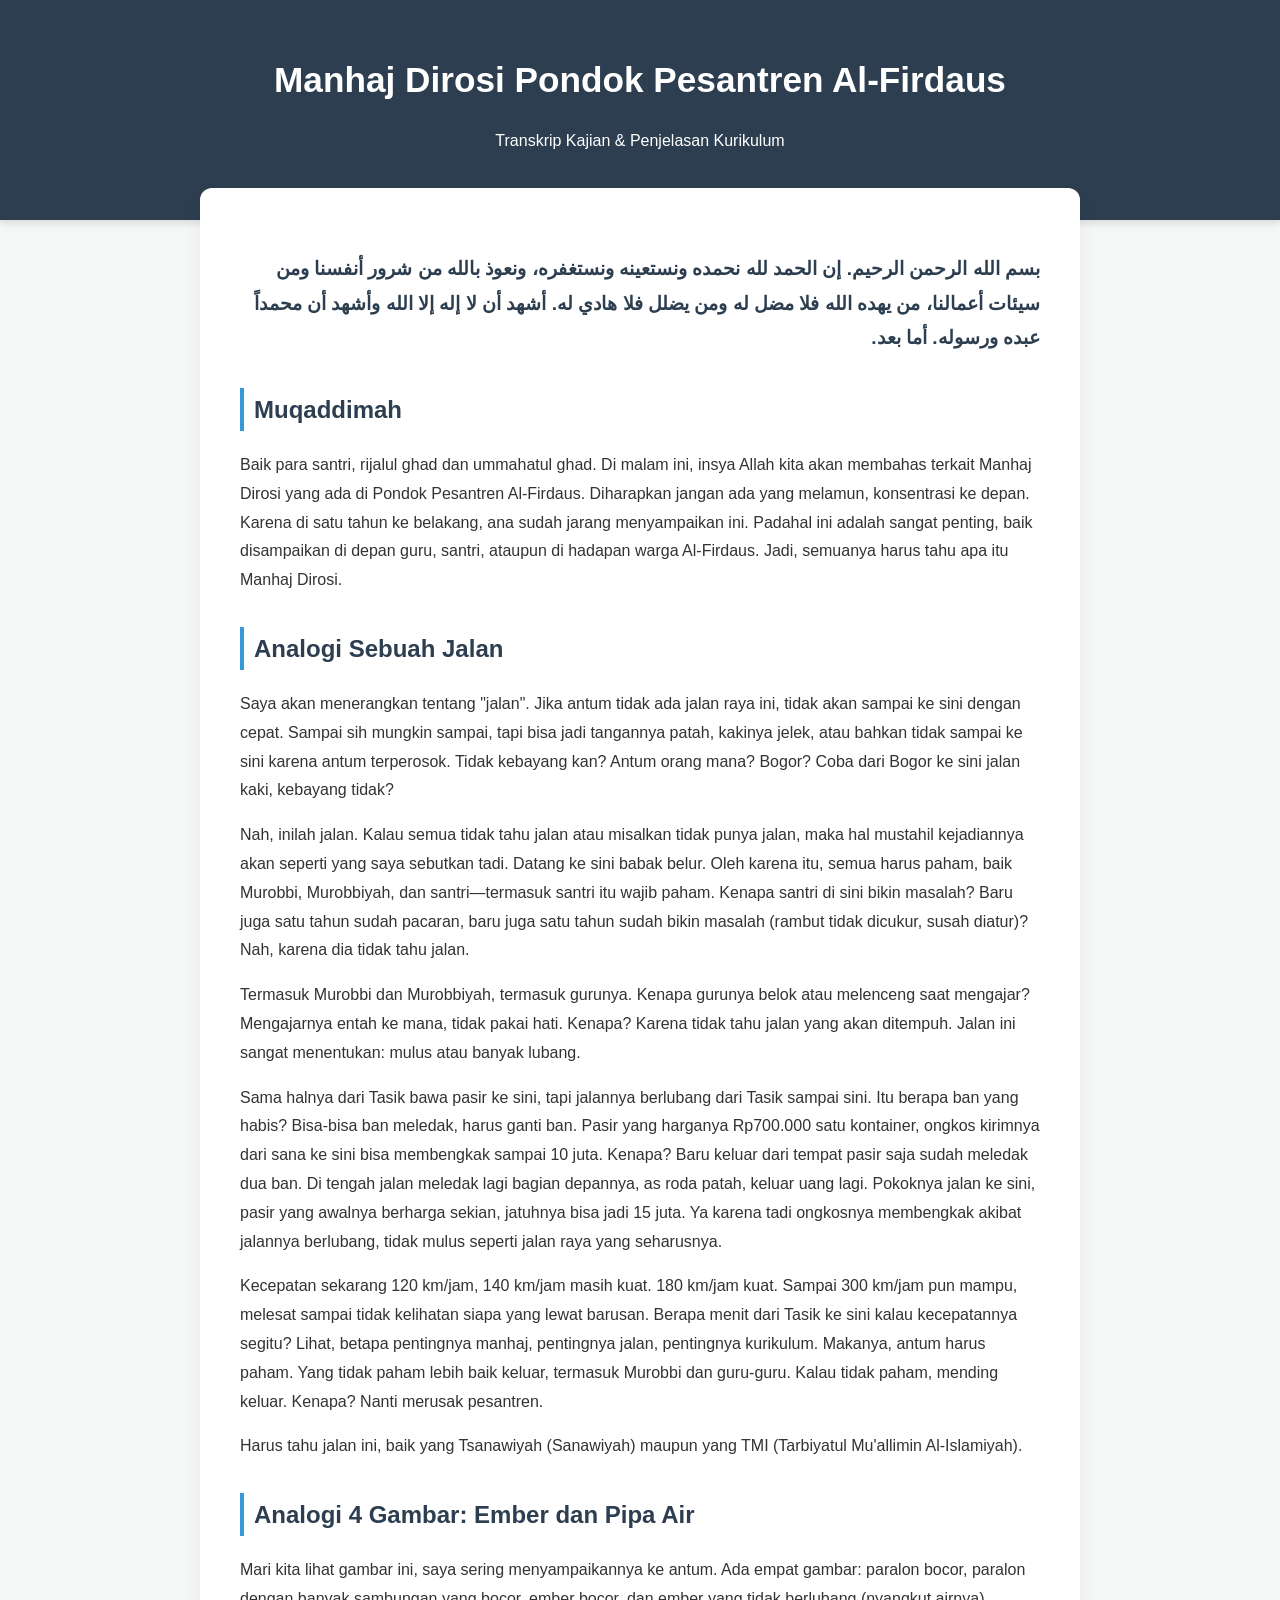
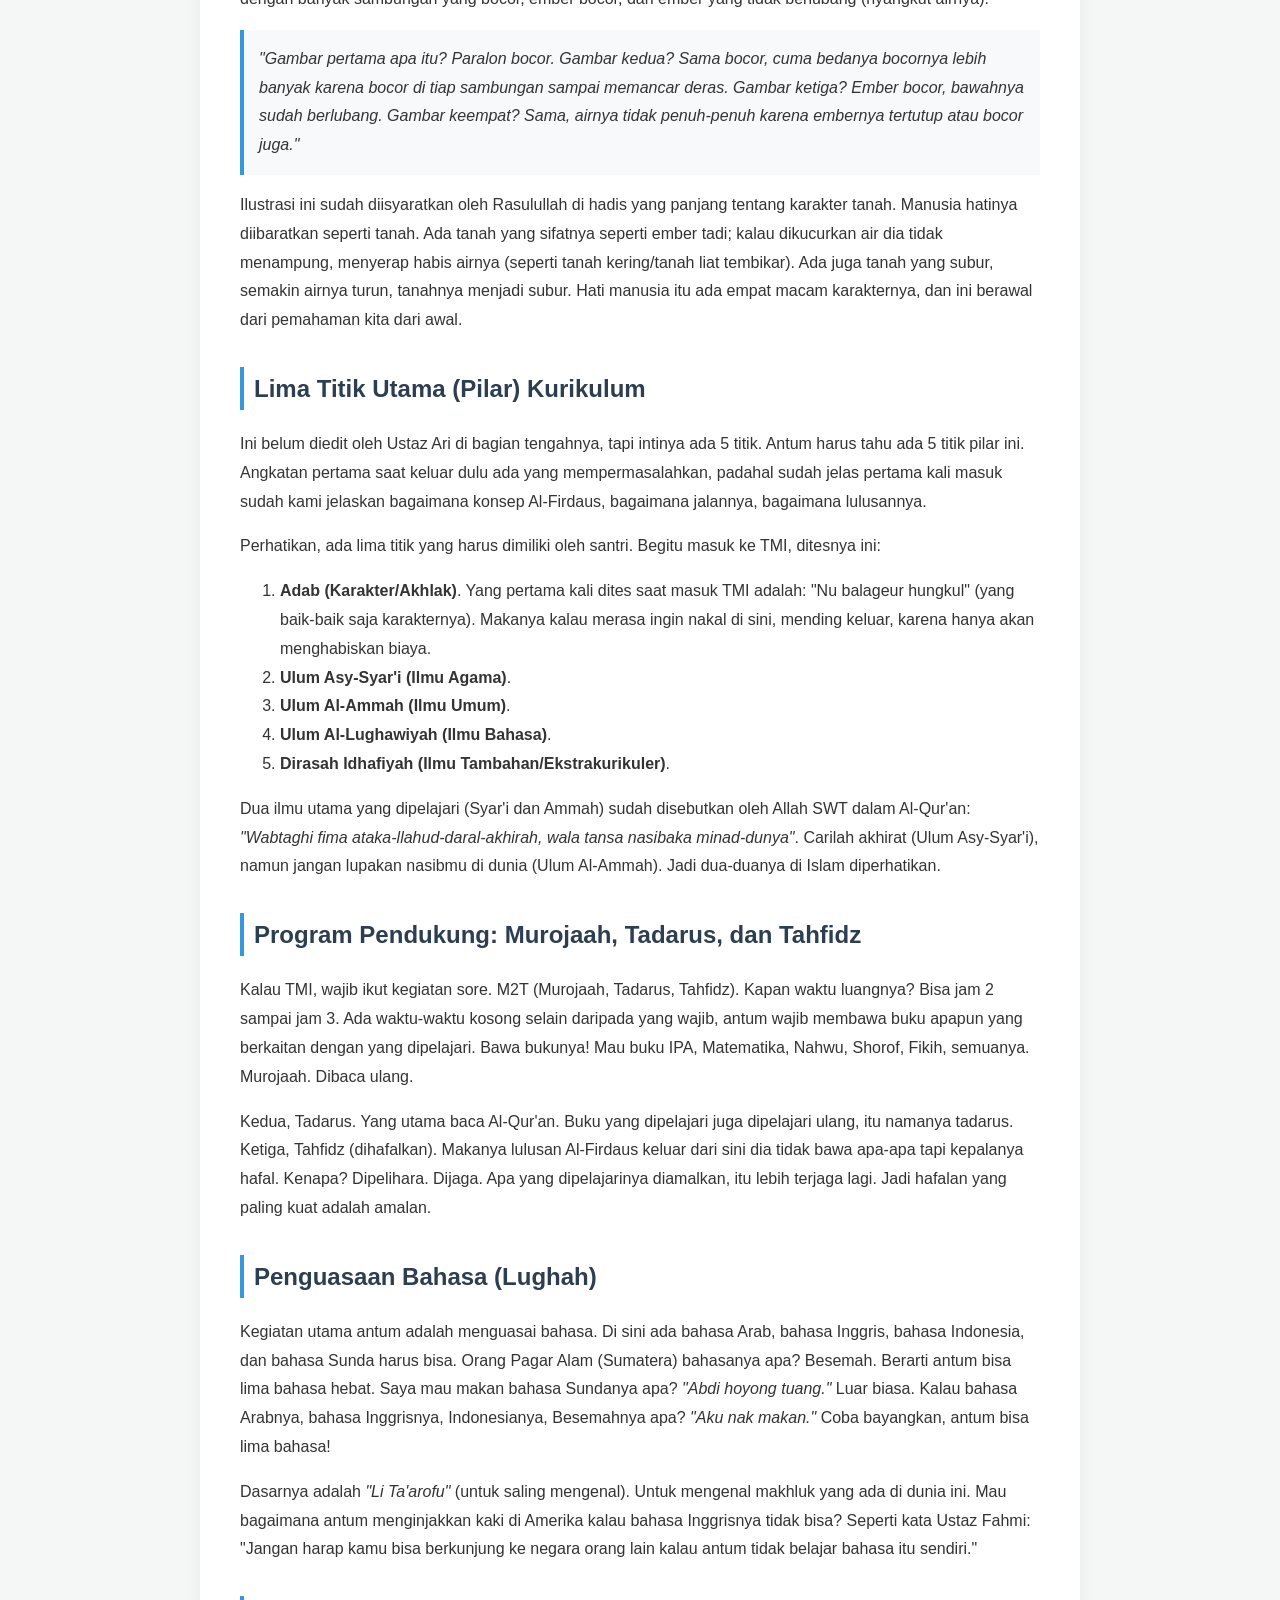
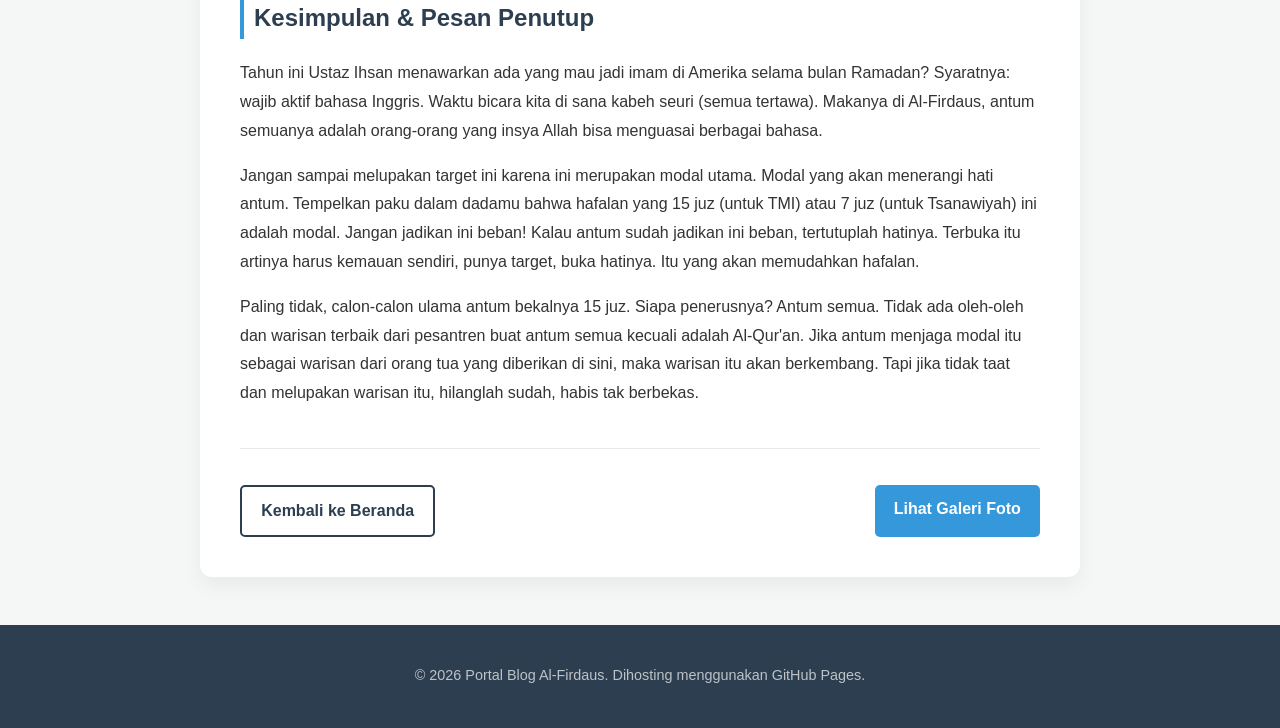
<file: blog4.html>
<!DOCTYPE html>
<html lang="id">
<head>
    <meta charset="UTF-8">
    <meta name="viewport" content="width=device-width, initial-scale=1.0">
    <title>Transkrip Kajian: Manhaj Dirosi Ponpes Al-Firdaus</title>
    <link rel="stylesheet" href="style.css">
</head>
<body>

    <header>
        <h1>Manhaj Dirosi Pondok Pesantren Al-Firdaus</h1>
        <p>Transkrip Kajian & Penjelasan Kurikulum</p>
    </header>

    <div class="blog-container">
        <div class="arabic" style="margin-bottom: 20px;">
            بسم الله الرحمن الرحيم. إن الحمد لله نحمده ونستعينه ونستغفره، ونعوذ بالله من شرور أنفسنا ومن سيئات أعمالنا، من يهده الله فلا مضل له ومن يضلل فلا هادي له. أشهد أن لا إله إلا الله وأشهد أن محمداً عبده ورسوله. أما بعد.
        </div>

        <h2>Muqaddimah</h2>
        <p>Baik para santri, rijalul ghad dan ummahatul ghad. Di malam ini, insya Allah kita akan membahas terkait Manhaj Dirosi yang ada di Pondok Pesantren Al-Firdaus. Diharapkan jangan ada yang melamun, konsentrasi ke depan. Karena di satu tahun ke belakang, ana sudah jarang menyampaikan ini. Padahal ini adalah sangat penting, baik disampaikan di depan guru, santri, ataupun di hadapan warga Al-Firdaus. Jadi, semuanya harus tahu apa itu Manhaj Dirosi.</p>

        <h2>Analogi Sebuah Jalan</h2>
        <p>Saya akan menerangkan tentang "jalan". Jika antum tidak ada jalan raya ini, tidak akan sampai ke sini dengan cepat. Sampai sih mungkin sampai, tapi bisa jadi tangannya patah, kakinya jelek, atau bahkan tidak sampai ke sini karena antum terperosok. Tidak kebayang kan? Antum orang mana? Bogor? Coba dari Bogor ke sini jalan kaki, kebayang tidak?</p>
        <p>Nah, inilah jalan. Kalau semua tidak tahu jalan atau misalkan tidak punya jalan, maka hal mustahil kejadiannya akan seperti yang saya sebutkan tadi. Datang ke sini babak belur. Oleh karena itu, semua harus paham, baik Murobbi, Murobbiyah, dan santri—termasuk santri itu wajib paham. Kenapa santri di sini bikin masalah? Baru juga satu tahun sudah pacaran, baru juga satu tahun sudah bikin masalah (rambut tidak dicukur, susah diatur)? Nah, karena dia tidak tahu jalan.</p>
        <p>Termasuk Murobbi dan Murobbiyah, termasuk gurunya. Kenapa gurunya belok atau melenceng saat mengajar? Mengajarnya entah ke mana, tidak pakai hati. Kenapa? Karena tidak tahu jalan yang akan ditempuh. Jalan ini sangat menentukan: mulus atau banyak lubang.</p>

        <p>Sama halnya dari Tasik bawa pasir ke sini, tapi jalannya berlubang dari Tasik sampai sini. Itu berapa ban yang habis? Bisa-bisa ban meledak, harus ganti ban. Pasir yang harganya Rp700.000 satu kontainer, ongkos kirimnya dari sana ke sini bisa membengkak sampai 10 juta. Kenapa? Baru keluar dari tempat pasir saja sudah meledak dua ban. Di tengah jalan meledak lagi bagian depannya, as roda patah, keluar uang lagi. Pokoknya jalan ke sini, pasir yang awalnya berharga sekian, jatuhnya bisa jadi 15 juta. Ya karena tadi ongkosnya membengkak akibat jalannya berlubang, tidak mulus seperti jalan raya yang seharusnya.</p>
        <p>Kecepatan sekarang 120 km/jam, 140 km/jam masih kuat. 180 km/jam kuat. Sampai 300 km/jam pun mampu, melesat sampai tidak kelihatan siapa yang lewat barusan. Berapa menit dari Tasik ke sini kalau kecepatannya segitu? Lihat, betapa pentingnya manhaj, pentingnya jalan, pentingnya kurikulum. Makanya, antum harus paham. Yang tidak paham lebih baik keluar, termasuk Murobbi dan guru-guru. Kalau tidak paham, mending keluar. Kenapa? Nanti merusak pesantren.</p>
        <p>Harus tahu jalan ini, baik yang Tsanawiyah (Sanawiyah) maupun yang TMI (Tarbiyatul Mu'allimin Al-Islamiyah).</p>

        <h2>Analogi 4 Gambar: Ember dan Pipa Air</h2>
        <p>Mari kita lihat gambar ini, saya sering menyampaikannya ke antum. Ada empat gambar: paralon bocor, paralon dengan banyak sambungan yang bocor, ember bocor, dan ember yang tidak berlubang (nyangkut airnya).</p>
        
        <p style="background-color: #f8f9fa; border-left: 4px solid #3498db; padding: 15px; font-style: italic;">
            "Gambar pertama apa itu? Paralon bocor. Gambar kedua? Sama bocor, cuma bedanya bocornya lebih banyak karena bocor di tiap sambungan sampai memancar deras. Gambar ketiga? Ember bocor, bawahnya sudah berlubang. Gambar keempat? Sama, airnya tidak penuh-penuh karena embernya tertutup atau bocor juga."
        </p>

        <p>Ilustrasi ini sudah diisyaratkan oleh Rasulullah di hadis yang panjang tentang karakter tanah. Manusia hatinya diibaratkan seperti tanah. Ada tanah yang sifatnya seperti ember tadi; kalau dikucurkan air dia tidak menampung, menyerap habis airnya (seperti tanah kering/tanah liat tembikar). Ada juga tanah yang subur, semakin airnya turun, tanahnya menjadi subur. Hati manusia itu ada empat macam karakternya, dan ini berawal dari pemahaman kita dari awal.</p>

        <h2>Lima Titik Utama (Pilar) Kurikulum</h2>
        <p>Ini belum diedit oleh Ustaz Ari di bagian tengahnya, tapi intinya ada 5 titik. Antum harus tahu ada 5 titik pilar ini. Angkatan pertama saat keluar dulu ada yang mempermasalahkan, padahal sudah jelas pertama kali masuk sudah kami jelaskan bagaimana konsep Al-Firdaus, bagaimana jalannya, bagaimana lulusannya.</p>

        <p>Perhatikan, ada lima titik yang harus dimiliki oleh santri. Begitu masuk ke TMI, ditesnya ini:</p>
        <ol>
            <li><strong>Adab (Karakter/Akhlak)</strong>. Yang pertama kali dites saat masuk TMI adalah: "Nu balageur hungkul" (yang baik-baik saja karakternya). Makanya kalau merasa ingin nakal di sini, mending keluar, karena hanya akan menghabiskan biaya.</li>
            <li><strong>Ulum Asy-Syar'i (Ilmu Agama)</strong>.</li>
            <li><strong>Ulum Al-Ammah (Ilmu Umum)</strong>.</li>
            <li><strong>Ulum Al-Lughawiyah (Ilmu Bahasa)</strong>.</li>
            <li><strong>Dirasah Idhafiyah (Ilmu Tambahan/Ekstrakurikuler)</strong>.</li>
        </ol>

        <p>Dua ilmu utama yang dipelajari (Syar'i dan Ammah) sudah disebutkan oleh Allah SWT dalam Al-Qur'an: <em>"Wabtaghi fima ataka-llahud-daral-akhirah, wala tansa nasibaka minad-dunya"</em>. Carilah akhirat (Ulum Asy-Syar'i), namun jangan lupakan nasibmu di dunia (Ulum Al-Ammah). Jadi dua-duanya di Islam diperhatikan.</p>

        <h2>Program Pendukung: Murojaah, Tadarus, dan Tahfidz</h2>
        <p>Kalau TMI, wajib ikut kegiatan sore. M2T (Murojaah, Tadarus, Tahfidz). Kapan waktu luangnya? Bisa jam 2 sampai jam 3. Ada waktu-waktu kosong selain daripada yang wajib, antum wajib membawa buku apapun yang berkaitan dengan yang dipelajari. Bawa bukunya! Mau buku IPA, Matematika, Nahwu, Shorof, Fikih, semuanya. Murojaah. Dibaca ulang.</p>
        <p>Kedua, Tadarus. Yang utama baca Al-Qur'an. Buku yang dipelajari juga dipelajari ulang, itu namanya tadarus. Ketiga, Tahfidz (dihafalkan). Makanya lulusan Al-Firdaus keluar dari sini dia tidak bawa apa-apa tapi kepalanya hafal. Kenapa? Dipelihara. Dijaga. Apa yang dipelajarinya diamalkan, itu lebih terjaga lagi. Jadi hafalan yang paling kuat adalah amalan.</p>

        <h2>Penguasaan Bahasa (Lughah)</h2>
        <p>Kegiatan utama antum adalah menguasai bahasa. Di sini ada bahasa Arab, bahasa Inggris, bahasa Indonesia, dan bahasa Sunda harus bisa. Orang Pagar Alam (Sumatera) bahasanya apa? Besemah. Berarti antum bisa lima bahasa hebat. Saya mau makan bahasa Sundanya apa? <em>"Abdi hoyong tuang."</em> Luar biasa. Kalau bahasa Arabnya, bahasa Inggrisnya, Indonesianya, Besemahnya apa? <em>"Aku nak makan."</em> Coba bayangkan, antum bisa lima bahasa!</p>
        <p>Dasarnya adalah <em>"Li Ta'arofu"</em> (untuk saling mengenal). Untuk mengenal makhluk yang ada di dunia ini. Mau bagaimana antum menginjakkan kaki di Amerika kalau bahasa Inggrisnya tidak bisa? Seperti kata Ustaz Fahmi: "Jangan harap kamu bisa berkunjung ke negara orang lain kalau antum tidak belajar bahasa itu sendiri."</p>

        <h2>Kesimpulan & Pesan Penutup</h2>
        <p>Tahun ini Ustaz Ihsan menawarkan ada yang mau jadi imam di Amerika selama bulan Ramadan? Syaratnya: wajib aktif bahasa Inggris. Waktu bicara kita di sana kabeh seuri (semua tertawa). Makanya di Al-Firdaus, antum semuanya adalah orang-orang yang insya Allah bisa menguasai berbagai bahasa.</p>
        <p>Jangan sampai melupakan target ini karena ini merupakan modal utama. Modal yang akan menerangi hati antum. Tempelkan paku dalam dadamu bahwa hafalan yang 15 juz (untuk TMI) atau 7 juz (untuk Tsanawiyah) ini adalah modal. Jangan jadikan ini beban! Kalau antum sudah jadikan ini beban, tertutuplah hatinya. Terbuka itu artinya harus kemauan sendiri, punya target, buka hatinya. Itu yang akan memudahkan hafalan.</p>

        <p>Paling tidak, calon-calon ulama antum bekalnya 15 juz. Siapa penerusnya? Antum semua. Tidak ada oleh-oleh dan warisan terbaik dari pesantren buat antum semua kecuali adalah Al-Qur'an. Jika antum menjaga modal itu sebagai warisan dari orang tua yang diberikan di sini, maka warisan itu akan berkembang. Tapi jika tidak taat dan melupakan warisan itu, hilanglah sudah, habis tak berbekas.</p>

        <div class="nav-buttons">
            <a href="index.html" class="btn btn-outline">Kembali ke Beranda</a>
            <a href="galeri.html" class="btn">Lihat Galeri Foto</a>
        </div>
    </div>

    <footer>
        <p>&copy; 2026 Portal Blog Al-Firdaus. Dihosting menggunakan GitHub Pages.</p>
    </footer>

</body>
</html>
</file>
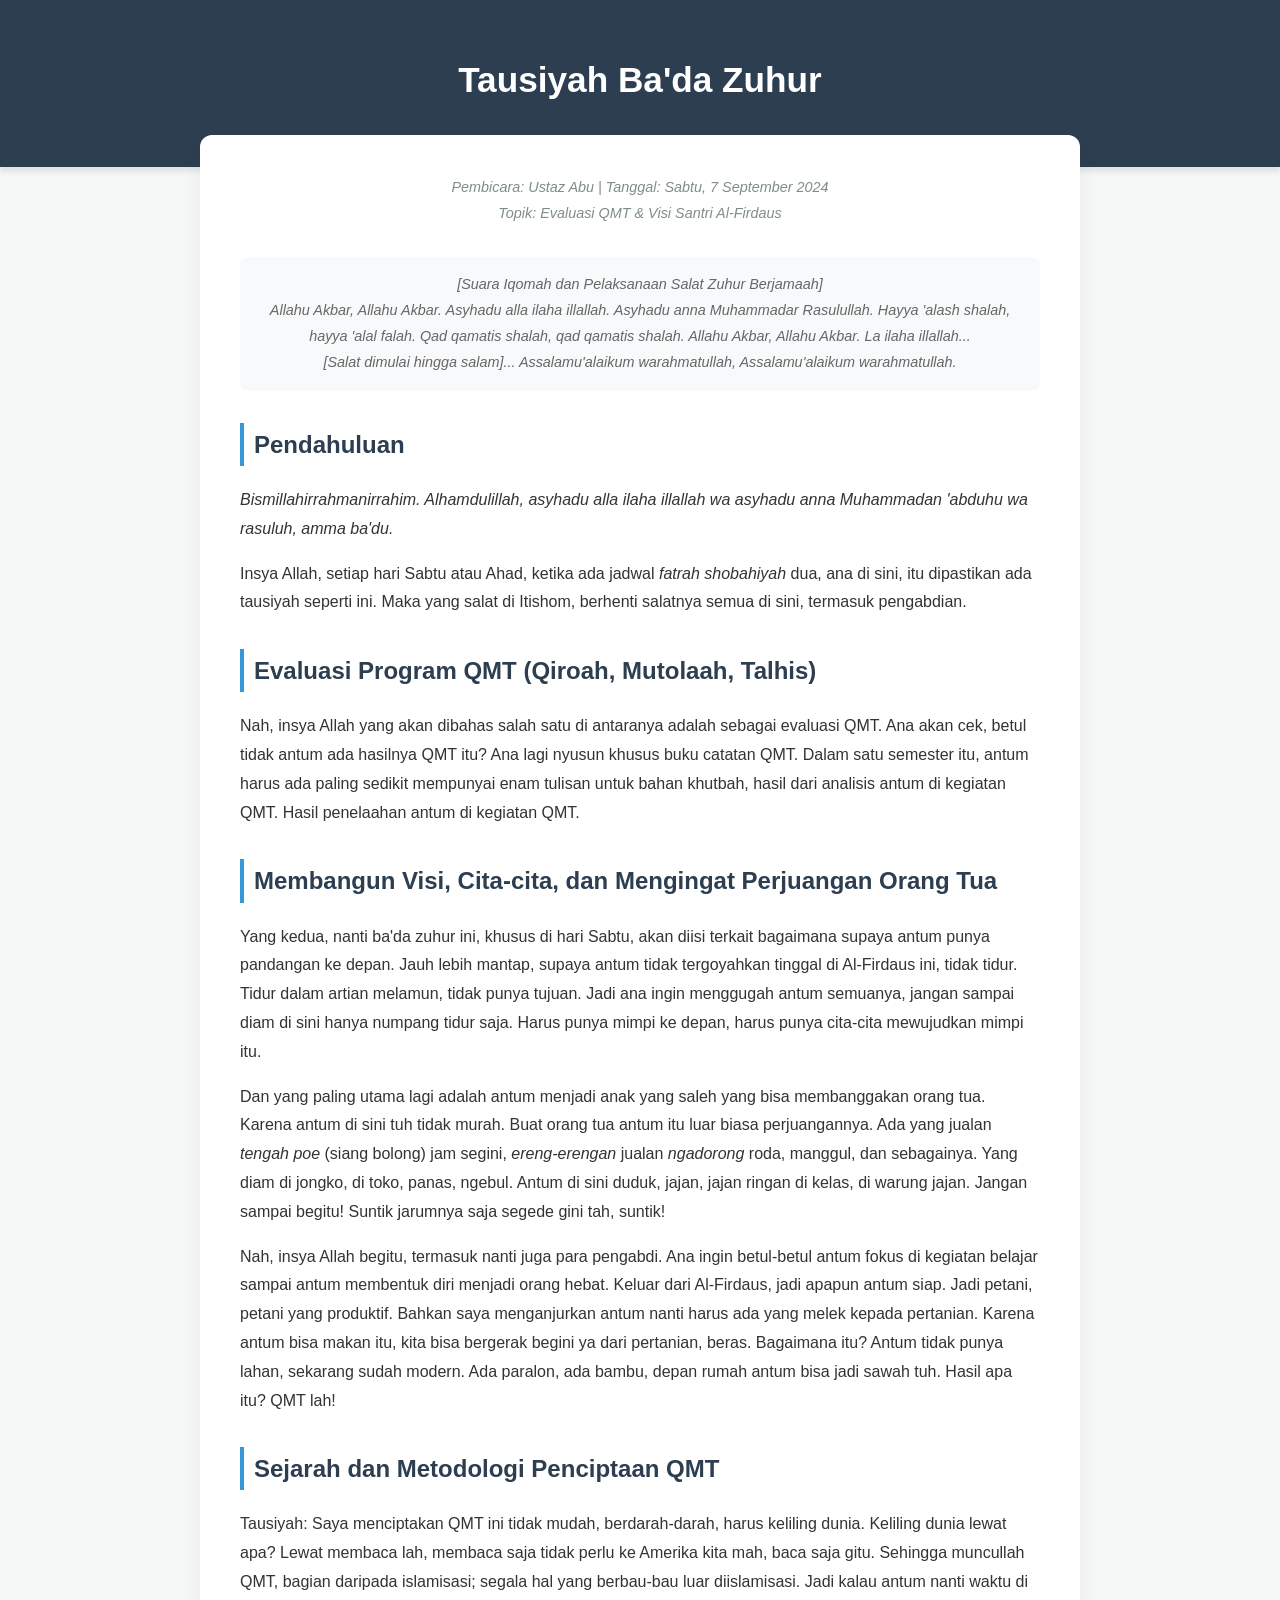
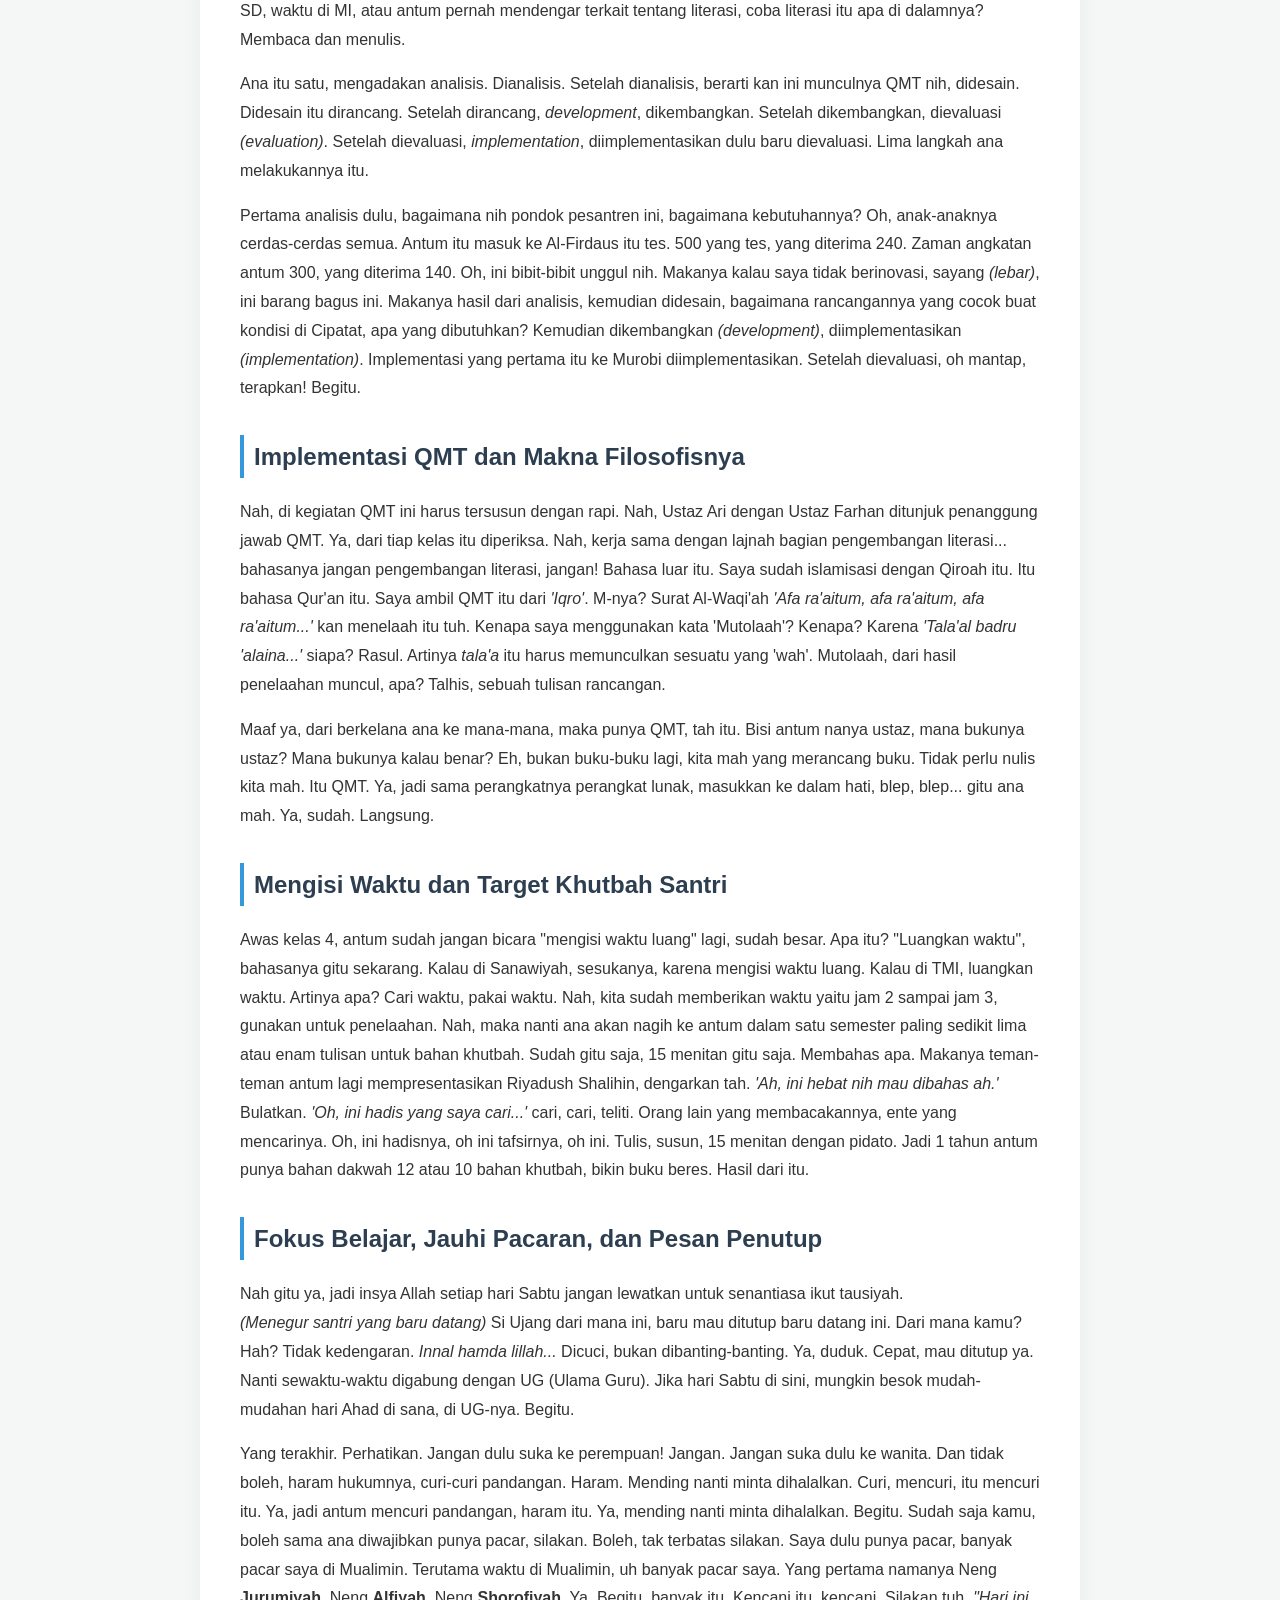
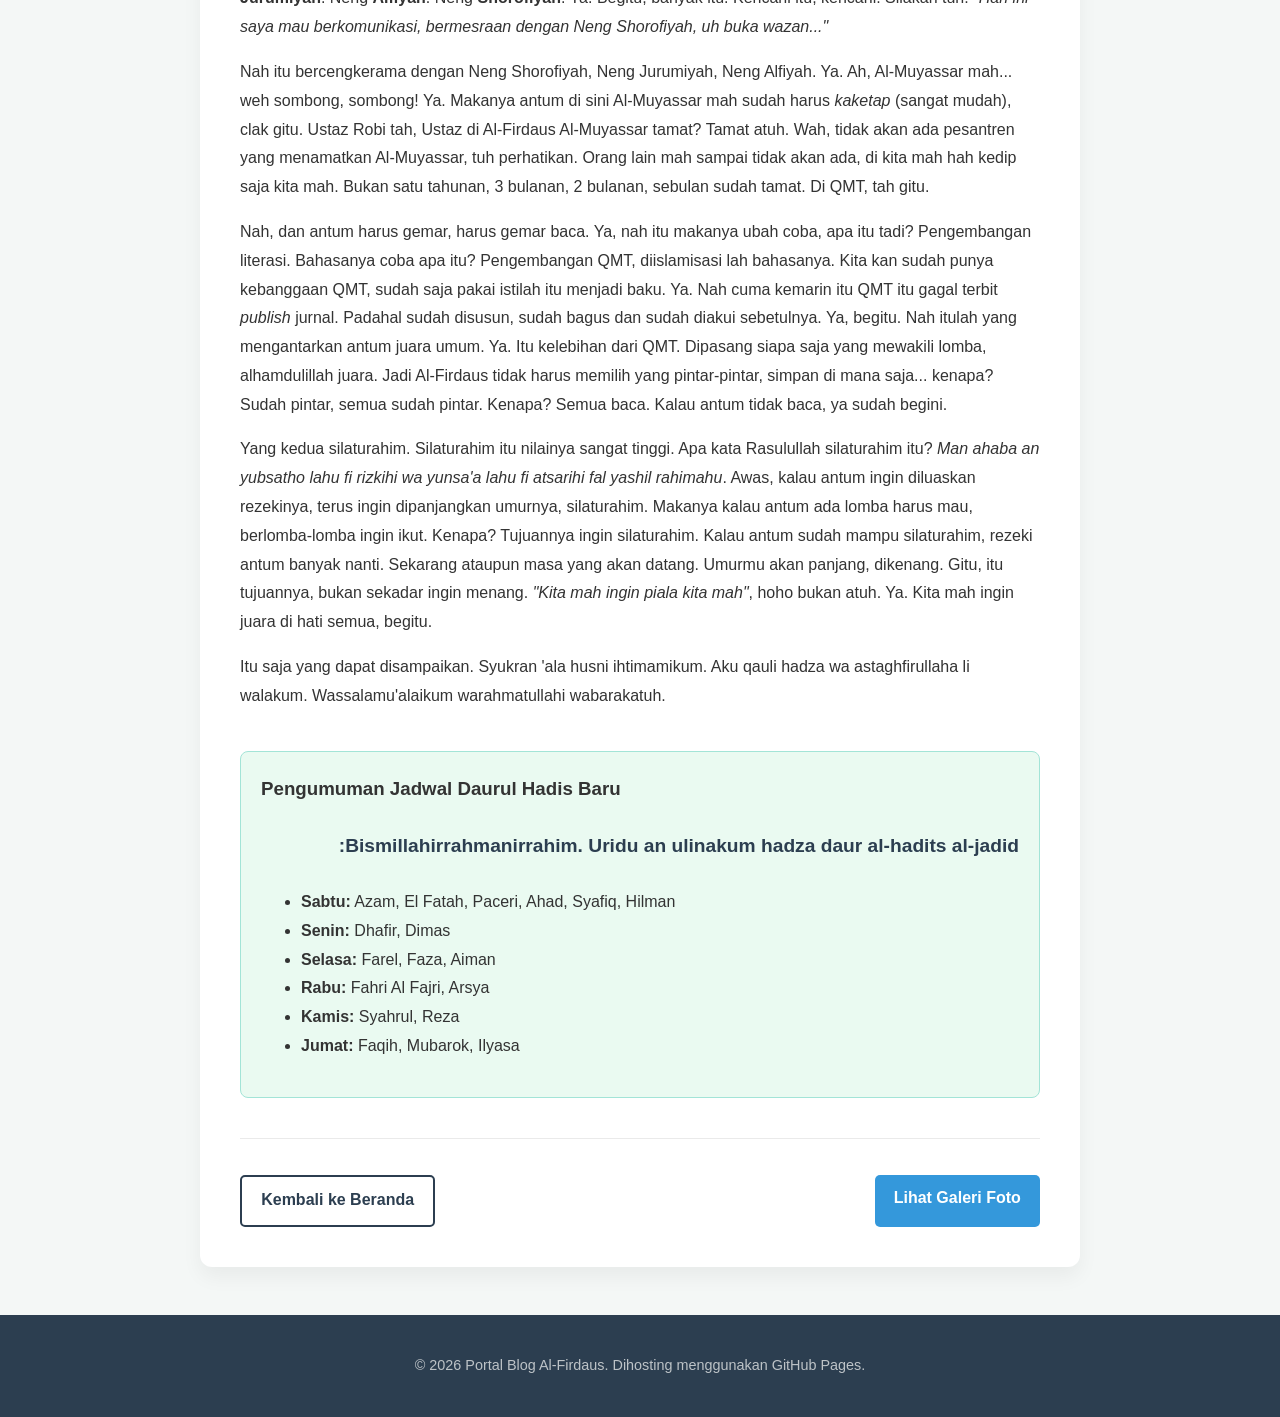
<file: blog5.html>
<!DOCTYPE html>
<html lang="id">
<head>
    <meta charset="UTF-8">
    <meta name="viewport" content="width=device-width, initial-scale=1.0">
    <title>Tausiyah Ba'da Zuhur: Evaluasi QMT & Visi Santri</title>
    <link rel="stylesheet" href="style.css">
</head>
<body>

    <header>
        <h1>Tausiyah Ba'da Zuhur</h1>
    </header>

    <div class="blog-container">
        <div class="metadata">
            Pembicara: Ustaz Abu | Tanggal: Sabtu, 7 September 2024 <br>
            Topik: Evaluasi QMT & Visi Santri Al-Firdaus
        </div>

        <div style="background: #f8f9fa; padding: 15px; border-radius: 8px; text-align: center; font-size: 0.9em; color: #666; margin-bottom: 30px; font-style: italic;">
            [Suara Iqomah dan Pelaksanaan Salat Zuhur Berjamaah]<br>
            Allahu Akbar, Allahu Akbar. Asyhadu alla ilaha illallah. Asyhadu anna Muhammadar Rasulullah. Hayya 'alash shalah, hayya 'alal falah. Qad qamatis shalah, qad qamatis shalah. Allahu Akbar, Allahu Akbar. La ilaha illallah... <br>
            [Salat dimulai hingga salam]... Assalamu'alaikum warahmatullah, Assalamu'alaikum warahmatullah.
        </div>

        <h2>Pendahuluan</h2>
        <p><em>Bismillahirrahmanirrahim. Alhamdulillah, asyhadu alla ilaha illallah wa asyhadu anna Muhammadan 'abduhu wa rasuluh, amma ba'du.</em></p>
        <p>Insya Allah, setiap hari Sabtu atau Ahad, ketika ada jadwal <em>fatrah shobahiyah</em> dua, ana di sini, itu dipastikan ada tausiyah seperti ini. Maka yang salat di Itishom, berhenti salatnya semua di sini, termasuk pengabdian.</p>

        <h2>Evaluasi Program QMT (Qiroah, Mutolaah, Talhis)</h2>
        <p>Nah, insya Allah yang akan dibahas salah satu di antaranya adalah sebagai evaluasi QMT. Ana akan cek, betul tidak antum ada hasilnya QMT itu? Ana lagi nyusun khusus buku catatan QMT. Dalam satu semester itu, antum harus ada paling sedikit mempunyai enam tulisan untuk bahan khutbah, hasil dari analisis antum di kegiatan QMT. Hasil penelaahan antum di kegiatan QMT.</p>

        <h2>Membangun Visi, Cita-cita, dan Mengingat Perjuangan Orang Tua</h2>
        <p>Yang kedua, nanti ba'da zuhur ini, khusus di hari Sabtu, akan diisi terkait bagaimana supaya antum punya pandangan ke depan. Jauh lebih mantap, supaya antum tidak tergoyahkan tinggal di Al-Firdaus ini, tidak tidur. Tidur dalam artian melamun, tidak punya tujuan. Jadi ana ingin menggugah antum semuanya, jangan sampai diam di sini hanya numpang tidur saja. Harus punya mimpi ke depan, harus punya cita-cita mewujudkan mimpi itu.</p>
        <p>Dan yang paling utama lagi adalah antum menjadi anak yang saleh yang bisa membanggakan orang tua. Karena antum di sini tuh tidak murah. Buat orang tua antum itu luar biasa perjuangannya. Ada yang jualan <em>tengah poe</em> (siang bolong) jam segini, <em>ereng-erengan</em> jualan <em>ngadorong</em> roda, manggul, dan sebagainya. Yang diam di jongko, di toko, panas, ngebul. Antum di sini duduk, jajan, jajan ringan di kelas, di warung jajan. Jangan sampai begitu! Suntik jarumnya saja segede gini tah, suntik!</p>
        <p>Nah, insya Allah begitu, termasuk nanti juga para pengabdi. Ana ingin betul-betul antum fokus di kegiatan belajar sampai antum membentuk diri menjadi orang hebat. Keluar dari Al-Firdaus, jadi apapun antum siap. Jadi petani, petani yang produktif. Bahkan saya menganjurkan antum nanti harus ada yang melek kepada pertanian. Karena antum bisa makan itu, kita bisa bergerak begini ya dari pertanian, beras. Bagaimana itu? Antum tidak punya lahan, sekarang sudah modern. Ada paralon, ada bambu, depan rumah antum bisa jadi sawah tuh. Hasil apa itu? QMT lah!</p>

        <h2>Sejarah dan Metodologi Penciptaan QMT</h2>
        <p>Tausiyah: Saya menciptakan QMT ini tidak mudah, berdarah-darah, harus keliling dunia. Keliling dunia lewat apa? Lewat membaca lah, membaca saja tidak perlu ke Amerika kita mah, baca saja gitu. Sehingga muncullah QMT, bagian daripada islamisasi; segala hal yang berbau-bau luar diislamisasi. Jadi kalau antum nanti waktu di SD, waktu di MI, atau antum pernah mendengar terkait tentang literasi, coba literasi itu apa di dalamnya? Membaca dan menulis.</p>
        <p>Ana itu satu, mengadakan analisis. Dianalisis. Setelah dianalisis, berarti kan ini munculnya QMT nih, didesain. Didesain itu dirancang. Setelah dirancang, <em>development</em>, dikembangkan. Setelah dikembangkan, dievaluasi <em>(evaluation)</em>. Setelah dievaluasi, <em>implementation</em>, diimplementasikan dulu baru dievaluasi. Lima langkah ana melakukannya itu.</p>
        <p>Pertama analisis dulu, bagaimana nih pondok pesantren ini, bagaimana kebutuhannya? Oh, anak-anaknya cerdas-cerdas semua. Antum itu masuk ke Al-Firdaus itu tes. 500 yang tes, yang diterima 240. Zaman angkatan antum 300, yang diterima 140. Oh, ini bibit-bibit unggul nih. Makanya kalau saya tidak berinovasi, sayang <em>(lebar)</em>, ini barang bagus ini. Makanya hasil dari analisis, kemudian didesain, bagaimana rancangannya yang cocok buat kondisi di Cipatat, apa yang dibutuhkan? Kemudian dikembangkan <em>(development)</em>, diimplementasikan <em>(implementation)</em>. Implementasi yang pertama itu ke Murobi diimplementasikan. Setelah dievaluasi, oh mantap, terapkan! Begitu.</p>

        <h2>Implementasi QMT dan Makna Filosofisnya</h2>
        <p>Nah, di kegiatan QMT ini harus tersusun dengan rapi. Nah, Ustaz Ari dengan Ustaz Farhan ditunjuk penanggung jawab QMT. Ya, dari tiap kelas itu diperiksa. Nah, kerja sama dengan lajnah bagian pengembangan literasi... bahasanya jangan pengembangan literasi, jangan! Bahasa luar itu. Saya sudah islamisasi dengan Qiroah itu. Itu bahasa Qur'an itu. Saya ambil QMT itu dari <em>'Iqro'</em>. M-nya? Surat Al-Waqi'ah <em>'Afa ra'aitum, afa ra'aitum, afa ra'aitum...'</em> kan menelaah itu tuh. Kenapa saya menggunakan kata 'Mutolaah'? Kenapa? Karena <em>'Tala'al badru 'alaina...'</em> siapa? Rasul. Artinya <em>tala'a</em> itu harus memunculkan sesuatu yang 'wah'. Mutolaah, dari hasil penelaahan muncul, apa? Talhis, sebuah tulisan rancangan.</p>
        <p>Maaf ya, dari berkelana ana ke mana-mana, maka punya QMT, tah itu. Bisi antum nanya ustaz, mana bukunya ustaz? Mana bukunya kalau benar? Eh, bukan buku-buku lagi, kita mah yang merancang buku. Tidak perlu nulis kita mah. Itu QMT. Ya, jadi sama perangkatnya perangkat lunak, masukkan ke dalam hati, blep, blep... gitu ana mah. Ya, sudah. Langsung.</p>

        <h2>Mengisi Waktu dan Target Khutbah Santri</h2>
        <p>Awas kelas 4, antum sudah jangan bicara "mengisi waktu luang" lagi, sudah besar. Apa itu? "Luangkan waktu", bahasanya gitu sekarang. Kalau di Sanawiyah, sesukanya, karena mengisi waktu luang. Kalau di TMI, luangkan waktu. Artinya apa? Cari waktu, pakai waktu. Nah, kita sudah memberikan waktu yaitu jam 2 sampai jam 3, gunakan untuk penelaahan. Nah, maka nanti ana akan nagih ke antum dalam satu semester paling sedikit lima atau enam tulisan untuk bahan khutbah. Sudah gitu saja, 15 menitan gitu saja. Membahas apa. Makanya teman-teman antum lagi mempresentasikan Riyadush Shalihin, dengarkan tah. <em>'Ah, ini hebat nih mau dibahas ah.'</em> Bulatkan. <em>'Oh, ini hadis yang saya cari...'</em> cari, cari, teliti. Orang lain yang membacakannya, ente yang mencarinya. Oh, ini hadisnya, oh ini tafsirnya, oh ini. Tulis, susun, 15 menitan dengan pidato. Jadi 1 tahun antum punya bahan dakwah 12 atau 10 bahan khutbah, bikin buku beres. Hasil dari itu.</p>

        <h2>Fokus Belajar, Jauhi Pacaran, dan Pesan Penutup</h2>
        <p>Nah gitu ya, jadi insya Allah setiap hari Sabtu jangan lewatkan untuk senantiasa ikut tausiyah. <br>
        <em>(Menegur santri yang baru datang)</em> Si Ujang dari mana ini, baru mau ditutup baru datang ini. Dari mana kamu? Hah? Tidak kedengaran. <em>Innal hamda lillah...</em> Dicuci, bukan dibanting-banting. Ya, duduk. Cepat, mau ditutup ya. Nanti sewaktu-waktu digabung dengan UG (Ulama Guru). Jika hari Sabtu di sini, mungkin besok mudah-mudahan hari Ahad di sana, di UG-nya. Begitu.</p>
        
        <p>Yang terakhir. Perhatikan. Jangan dulu suka ke perempuan! Jangan. Jangan suka dulu ke wanita. Dan tidak boleh, haram hukumnya, curi-curi pandangan. Haram. Mending nanti minta dihalalkan. Curi, mencuri, itu mencuri itu. Ya, jadi antum mencuri pandangan, haram itu. Ya, mending nanti minta dihalalkan. Begitu. Sudah saja kamu, boleh sama ana diwajibkan punya pacar, silakan. Boleh, tak terbatas silakan. Saya dulu punya pacar, banyak pacar saya di Mualimin. Terutama waktu di Mualimin, uh banyak pacar saya. Yang pertama namanya Neng <strong>Jurumiyah</strong>. Neng <strong>Alfiyah</strong>. Neng <strong>Shorofiyah</strong>. Ya. Begitu, banyak itu. Kencani itu, kencani. Silakan tuh. <em>"Hari ini saya mau berkomunikasi, bermesraan dengan Neng Shorofiyah, uh buka wazan..."</em></p>
        
        <p>Nah itu bercengkerama dengan Neng Shorofiyah, Neng Jurumiyah, Neng Alfiyah. Ya. Ah, Al-Muyassar mah... weh sombong, sombong! Ya. Makanya antum di sini Al-Muyassar mah sudah harus <em>kaketap</em> (sangat mudah), clak gitu. Ustaz Robi tah, Ustaz di Al-Firdaus Al-Muyassar tamat? Tamat atuh. Wah, tidak akan ada pesantren yang menamatkan Al-Muyassar, tuh perhatikan. Orang lain mah sampai tidak akan ada, di kita mah hah kedip saja kita mah. Bukan satu tahunan, 3 bulanan, 2 bulanan, sebulan sudah tamat. Di QMT, tah gitu.</p>
        
        <p>Nah, dan antum harus gemar, harus gemar baca. Ya, nah itu makanya ubah coba, apa itu tadi? Pengembangan literasi. Bahasanya coba apa itu? Pengembangan QMT, diislamisasi lah bahasanya. Kita kan sudah punya kebanggaan QMT, sudah saja pakai istilah itu menjadi baku. Ya. Nah cuma kemarin itu QMT itu gagal terbit <em>publish</em> jurnal. Padahal sudah disusun, sudah bagus dan sudah diakui sebetulnya. Ya, begitu. Nah itulah yang mengantarkan antum juara umum. Ya. Itu kelebihan dari QMT. Dipasang siapa saja yang mewakili lomba, alhamdulillah juara. Jadi Al-Firdaus tidak harus memilih yang pintar-pintar, simpan di mana saja... kenapa? Sudah pintar, semua sudah pintar. Kenapa? Semua baca. Kalau antum tidak baca, ya sudah begini.</p>
        
        <p>Yang kedua silaturahim. Silaturahim itu nilainya sangat tinggi. Apa kata Rasulullah silaturahim itu? <em>Man ahaba an yubsatho lahu fi rizkihi wa yunsa'a lahu fi atsarihi fal yashil rahimahu</em>. Awas, kalau antum ingin diluaskan rezekinya, terus ingin dipanjangkan umurnya, silaturahim. Makanya kalau antum ada lomba harus mau, berlomba-lomba ingin ikut. Kenapa? Tujuannya ingin silaturahim. Kalau antum sudah mampu silaturahim, rezeki antum banyak nanti. Sekarang ataupun masa yang akan datang. Umurmu akan panjang, dikenang. Gitu, itu tujuannya, bukan sekadar ingin menang. <em>"Kita mah ingin piala kita mah"</em>, hoho bukan atuh. Ya. Kita mah ingin juara di hati semua, begitu.</p>
        <p>Itu saja yang dapat disampaikan. Syukran 'ala husni ihtimamikum. Aku qauli hadza wa astaghfirullaha li walakum. Wassalamu'alaikum warahmatullahi wabarakatuh.</p>

        <div style="background: #eafaf1; border: 1px solid #a3e4d7; padding: 20px; border-radius: 8px; margin-top: 40px;">
            <h3 style="margin-top:0;">Pengumuman Jadwal Daurul Hadis Baru</h3>
            <p class="arabic" style="direction: rtl; text-align: right;">Bismillahirrahmanirrahim. Uridu an ulinakum hadza daur al-hadits al-jadid:</p>
            <ul>
                <li><strong>Sabtu:</strong> Azam, El Fatah, Paceri, Ahad, Syafiq, Hilman</li>
                <li><strong>Senin:</strong> Dhafir, Dimas</li>
                <li><strong>Selasa:</strong> Farel, Faza, Aiman</li>
                <li><strong>Rabu:</strong> Fahri Al Fajri, Arsya</li>
                <li><strong>Kamis:</strong> Syahrul, Reza</li>
                <li><strong>Jumat:</strong> Faqih, Mubarok, Ilyasa</li>
            </ul>
        </div>

        <div class="nav-buttons">
            <a href="index.html" class="btn btn-outline">Kembali ke Beranda</a>
            <a href="galeri.html" class="btn">Lihat Galeri Foto</a>
        </div>
    </div>

    <footer>
        <p>&copy; 2026 Portal Blog Al-Firdaus. Dihosting menggunakan GitHub Pages.</p>
    </footer>

</body>
</html>
</file>
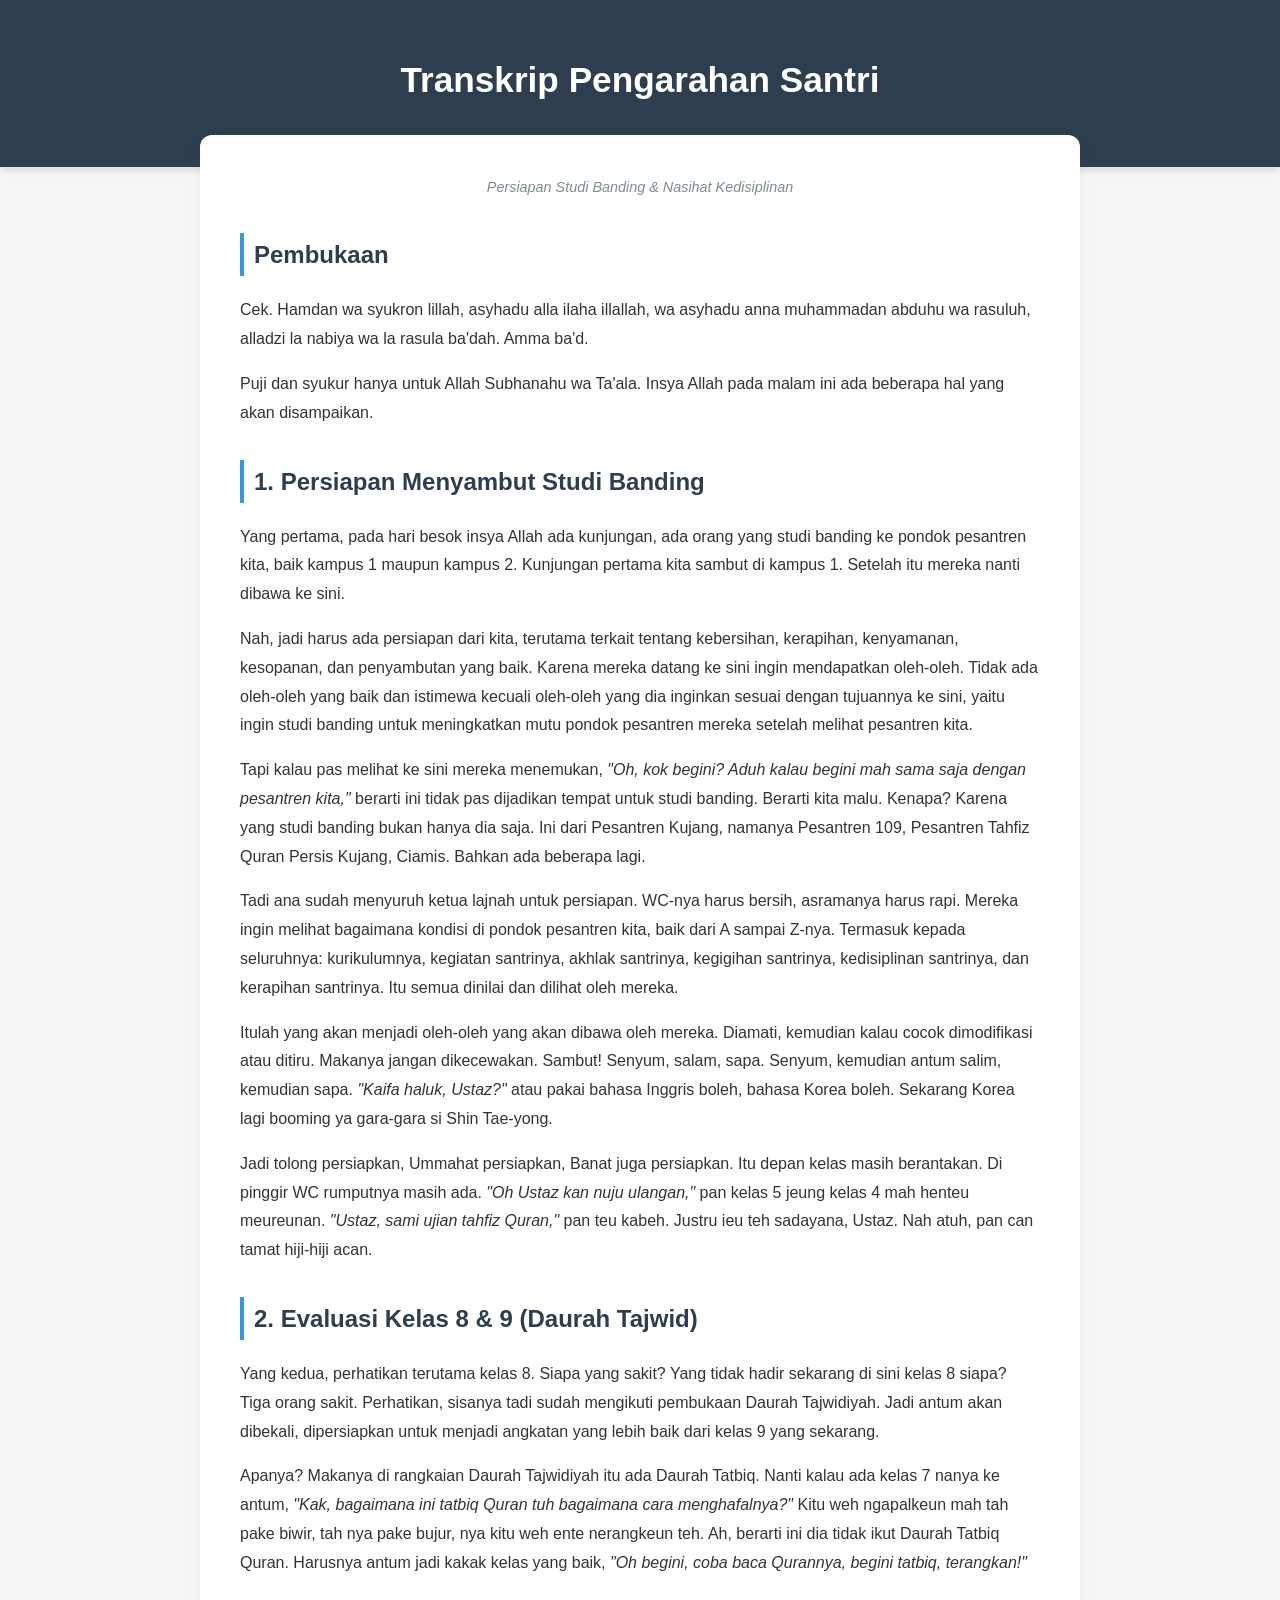
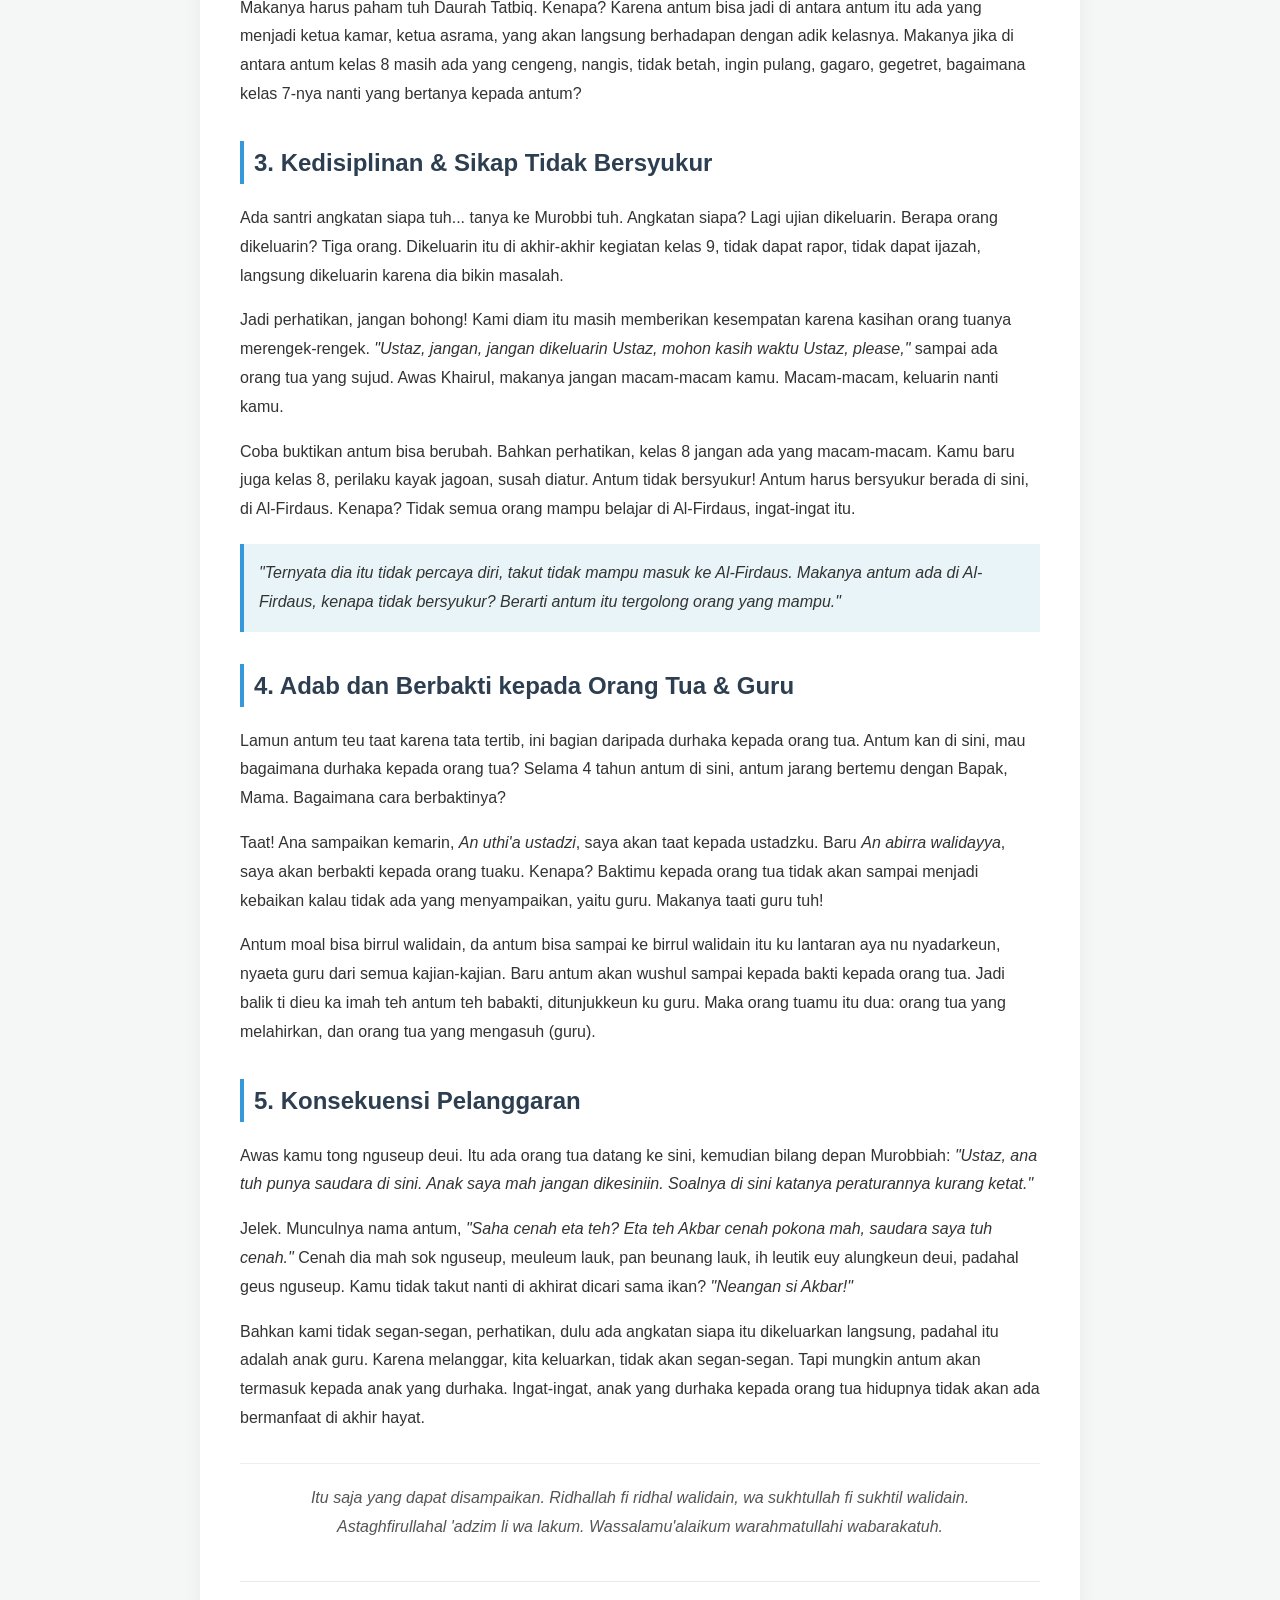
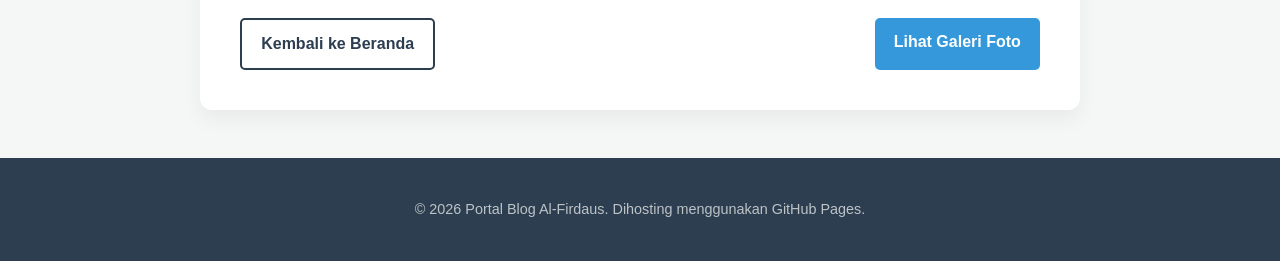
<file: blog6.html>
<!DOCTYPE html>
<html lang="id">
<head>
    <meta charset="UTF-8">
    <meta name="viewport" content="width=device-width, initial-scale=1.0">
    <title>Transkrip Pengarahan Santri & Studi Banding</title>
    <link rel="stylesheet" href="style.css">
</head>
<body>

    <header>
        <h1>Transkrip Pengarahan Santri</h1>
    </header>

    <div class="blog-container">
        <div class="metadata">
            Persiapan Studi Banding & Nasihat Kedisiplinan
        </div>

        <h2>Pembukaan</h2>
        <p>Cek. Hamdan wa syukron lillah, asyhadu alla ilaha illallah, wa asyhadu anna muhammadan abduhu wa rasuluh, alladzi la nabiya wa la rasula ba'dah. Amma ba'd.</p>
        <p>Puji dan syukur hanya untuk Allah Subhanahu wa Ta'ala. Insya Allah pada malam ini ada beberapa hal yang akan disampaikan.</p>

        <h2>1. Persiapan Menyambut Studi Banding</h2>
        <p>Yang pertama, pada hari besok insya Allah ada kunjungan, ada orang yang studi banding ke pondok pesantren kita, baik kampus 1 maupun kampus 2. Kunjungan pertama kita sambut di kampus 1. Setelah itu mereka nanti dibawa ke sini.</p>
        <p>Nah, jadi harus ada persiapan dari kita, terutama terkait tentang kebersihan, kerapihan, kenyamanan, kesopanan, dan penyambutan yang baik. Karena mereka datang ke sini ingin mendapatkan oleh-oleh. Tidak ada oleh-oleh yang baik dan istimewa kecuali oleh-oleh yang dia inginkan sesuai dengan tujuannya ke sini, yaitu ingin studi banding untuk meningkatkan mutu pondok pesantren mereka setelah melihat pesantren kita.</p>
        <p>Tapi kalau pas melihat ke sini mereka menemukan, <em>"Oh, kok begini? Aduh kalau begini mah sama saja dengan pesantren kita,"</em> berarti ini tidak pas dijadikan tempat untuk studi banding. Berarti kita malu. Kenapa? Karena yang studi banding bukan hanya dia saja. Ini dari Pesantren Kujang, namanya Pesantren 109, Pesantren Tahfiz Quran Persis Kujang, Ciamis. Bahkan ada beberapa lagi.</p>
        <p>Tadi ana sudah menyuruh ketua lajnah untuk persiapan. WC-nya harus bersih, asramanya harus rapi. Mereka ingin melihat bagaimana kondisi di pondok pesantren kita, baik dari A sampai Z-nya. Termasuk kepada seluruhnya: kurikulumnya, kegiatan santrinya, akhlak santrinya, kegigihan santrinya, kedisiplinan santrinya, dan kerapihan santrinya. Itu semua dinilai dan dilihat oleh mereka.</p>
        <p>Itulah yang akan menjadi oleh-oleh yang akan dibawa oleh mereka. Diamati, kemudian kalau cocok dimodifikasi atau ditiru. Makanya jangan dikecewakan. Sambut! Senyum, salam, sapa. Senyum, kemudian antum salim, kemudian sapa. <em>"Kaifa haluk, Ustaz?"</em> atau pakai bahasa Inggris boleh, bahasa Korea boleh. Sekarang Korea lagi booming ya gara-gara si Shin Tae-yong.</p>
        <p>Jadi tolong persiapkan, Ummahat persiapkan, Banat juga persiapkan. Itu depan kelas masih berantakan. Di pinggir WC rumputnya masih ada. <em>"Oh Ustaz kan nuju ulangan,"</em> pan kelas 5 jeung kelas 4 mah henteu meureunan. <em>"Ustaz, sami ujian tahfiz Quran,"</em> pan teu kabeh. Justru ieu teh sadayana, Ustaz. Nah atuh, pan can tamat hiji-hiji acan.</p>

        <h2>2. Evaluasi Kelas 8 & 9 (Daurah Tajwid)</h2>
        <p>Yang kedua, perhatikan terutama kelas 8. Siapa yang sakit? Yang tidak hadir sekarang di sini kelas 8 siapa? Tiga orang sakit. Perhatikan, sisanya tadi sudah mengikuti pembukaan Daurah Tajwidiyah. Jadi antum akan dibekali, dipersiapkan untuk menjadi angkatan yang lebih baik dari kelas 9 yang sekarang.</p>
        <p>Apanya? Makanya di rangkaian Daurah Tajwidiyah itu ada Daurah Tatbiq. Nanti kalau ada kelas 7 nanya ke antum, <em>"Kak, bagaimana ini tatbiq Quran tuh bagaimana cara menghafalnya?"</em> Kitu weh ngapalkeun mah tah pake biwir, tah nya pake bujur, nya kitu weh ente nerangkeun teh. Ah, berarti ini dia tidak ikut Daurah Tatbiq Quran. Harusnya antum jadi kakak kelas yang baik, <em>"Oh begini, coba baca Qurannya, begini tatbiq, terangkan!"</em></p>
        <p>Makanya harus paham tuh Daurah Tatbiq. Kenapa? Karena antum bisa jadi di antara antum itu ada yang menjadi ketua kamar, ketua asrama, yang akan langsung berhadapan dengan adik kelasnya. Makanya jika di antara antum kelas 8 masih ada yang cengeng, nangis, tidak betah, ingin pulang, gagaro, gegetret, bagaimana kelas 7-nya nanti yang bertanya kepada antum?</p>

        <h2>3. Kedisiplinan & Sikap Tidak Bersyukur</h2>
        <p>Ada santri angkatan siapa tuh... tanya ke Murobbi tuh. Angkatan siapa? Lagi ujian dikeluarin. Berapa orang dikeluarin? Tiga orang. Dikeluarin itu di akhir-akhir kegiatan kelas 9, tidak dapat rapor, tidak dapat ijazah, langsung dikeluarin karena dia bikin masalah.</p>
        <p>Jadi perhatikan, jangan bohong! Kami diam itu masih memberikan kesempatan karena kasihan orang tuanya merengek-rengek. <em>"Ustaz, jangan, jangan dikeluarin Ustaz, mohon kasih waktu Ustaz, please,"</em> sampai ada orang tua yang sujud. Awas Khairul, makanya jangan macam-macam kamu. Macam-macam, keluarin nanti kamu.</p>
        <p>Coba buktikan antum bisa berubah. Bahkan perhatikan, kelas 8 jangan ada yang macam-macam. Kamu baru juga kelas 8, perilaku kayak jagoan, susah diatur. Antum tidak bersyukur! Antum harus bersyukur berada di sini, di Al-Firdaus. Kenapa? Tidak semua orang mampu belajar di Al-Firdaus, ingat-ingat itu.</p>

        <p style="background-color: #e8f4f8; border-left: 4px solid #3498db; padding: 15px; margin: 20px 0; font-style: italic;">
            "Ternyata dia itu tidak percaya diri, takut tidak mampu masuk ke Al-Firdaus. Makanya antum ada di Al-Firdaus, kenapa tidak bersyukur? Berarti antum itu tergolong orang yang mampu."
        </p>

        <h2>4. Adab dan Berbakti kepada Orang Tua & Guru</h2>
        <p>Lamun antum teu taat karena tata tertib, ini bagian daripada durhaka kepada orang tua. Antum kan di sini, mau bagaimana durhaka kepada orang tua? Selama 4 tahun antum di sini, antum jarang bertemu dengan Bapak, Mama. Bagaimana cara berbaktinya?</p>
        <p>Taat! Ana sampaikan kemarin, <em>An uthi'a ustadzi</em>, saya akan taat kepada ustadzku. Baru <em>An abirra walidayya</em>, saya akan berbakti kepada orang tuaku. Kenapa? Baktimu kepada orang tua tidak akan sampai menjadi kebaikan kalau tidak ada yang menyampaikan, yaitu guru. Makanya taati guru tuh!</p>
        <p>Antum moal bisa birrul walidain, da antum bisa sampai ke birrul walidain itu ku lantaran aya nu nyadarkeun, nyaeta guru dari semua kajian-kajian. Baru antum akan wushul sampai kepada bakti kepada orang tua. Jadi balik ti dieu ka imah teh antum teh babakti, ditunjukkeun ku guru. Maka orang tuamu itu dua: orang tua yang melahirkan, dan orang tua yang mengasuh (guru).</p>
        
        <h2>5. Konsekuensi Pelanggaran</h2>
        <p>Awas kamu tong nguseup deui. Itu ada orang tua datang ke sini, kemudian bilang depan Murobbiah: <em>"Ustaz, ana tuh punya saudara di sini. Anak saya mah jangan dikesiniin. Soalnya di sini katanya peraturannya kurang ketat."</em></p>
        <p>Jelek. Munculnya nama antum, <em>"Saha cenah eta teh? Eta teh Akbar cenah pokona mah, saudara saya tuh cenah."</em> Cenah dia mah sok nguseup, meuleum lauk, pan beunang lauk, ih leutik euy alungkeun deui, padahal geus nguseup. Kamu tidak takut nanti di akhirat dicari sama ikan? <em>"Neangan si Akbar!"</em></p>
        <p>Bahkan kami tidak segan-segan, perhatikan, dulu ada angkatan siapa itu dikeluarkan langsung, padahal itu adalah anak guru. Karena melanggar, kita keluarkan, tidak akan segan-segan. Tapi mungkin antum akan termasuk kepada anak yang durhaka. Ingat-ingat, anak yang durhaka kepada orang tua hidupnya tidak akan ada bermanfaat di akhir hayat.</p>
        
        <p style="text-align: center; font-style: italic; color: #555; margin-top: 30px; border-top: 1px solid #eee; padding-top: 20px;">
            Itu saja yang dapat disampaikan. Ridhallah fi ridhal walidain, wa sukhtullah fi sukhtil walidain.<br>
            Astaghfirullahal 'adzim li wa lakum. Wassalamu'alaikum warahmatullahi wabarakatuh.
        </p>

        <div class="nav-buttons">
            <a href="index.html" class="btn btn-outline">Kembali ke Beranda</a>
            <a href="galeri.html" class="btn">Lihat Galeri Foto</a>
        </div>
    </div>

    <footer>
        <p>&copy; 2026 Portal Blog Al-Firdaus. Dihosting menggunakan GitHub Pages.</p>
    </footer>

</body>
</html>
</file>
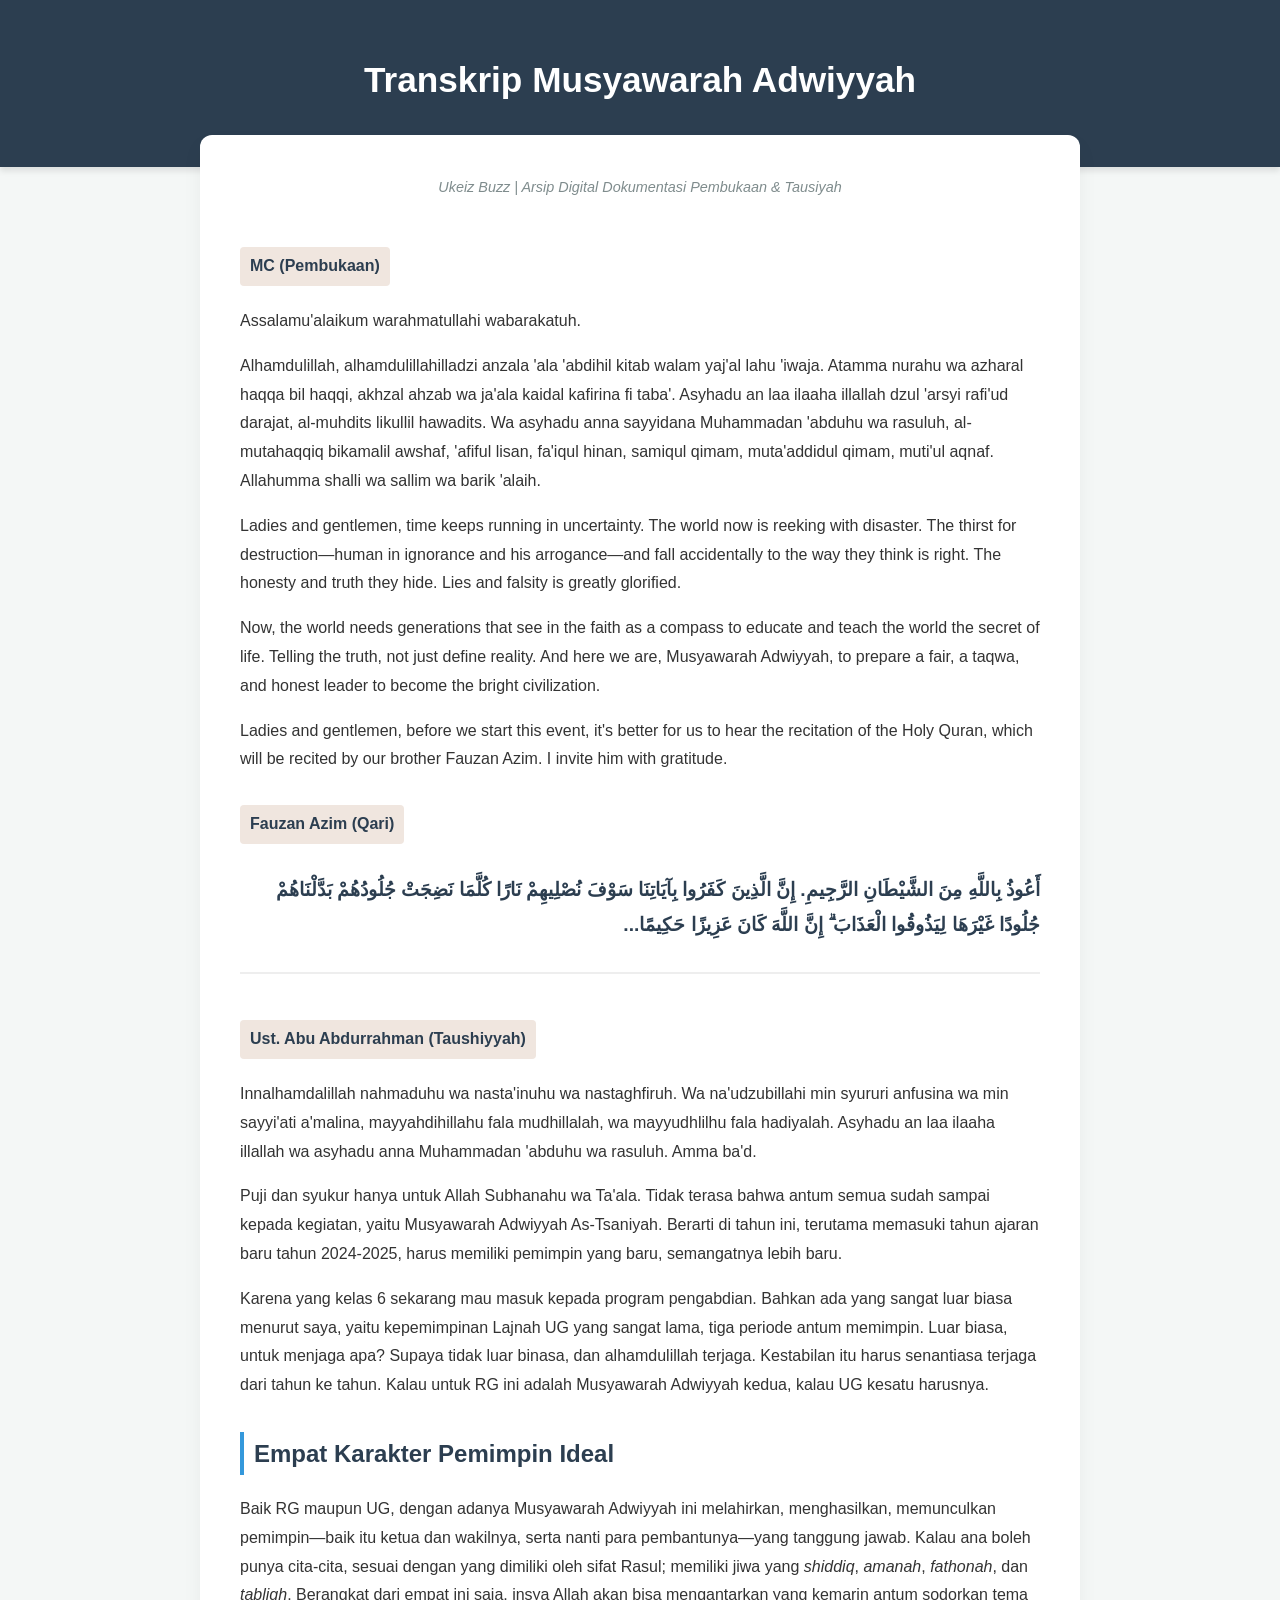
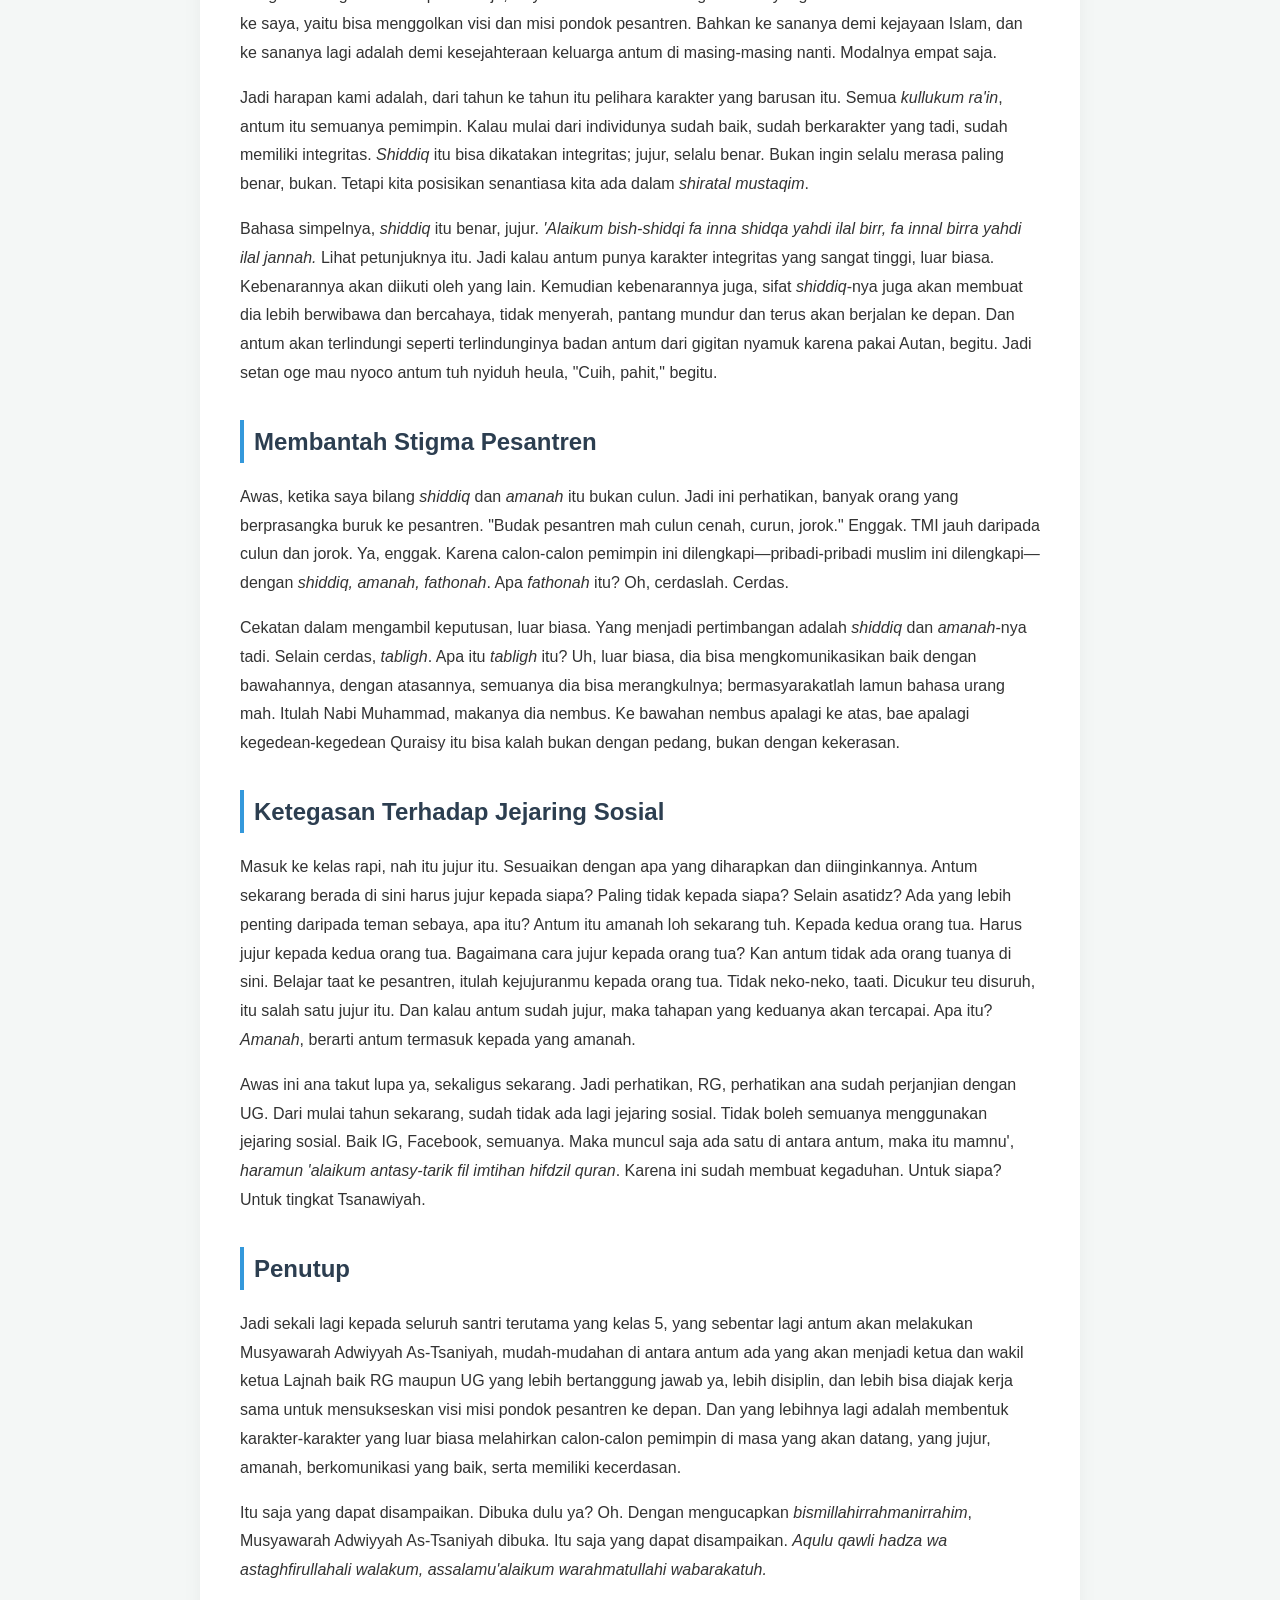
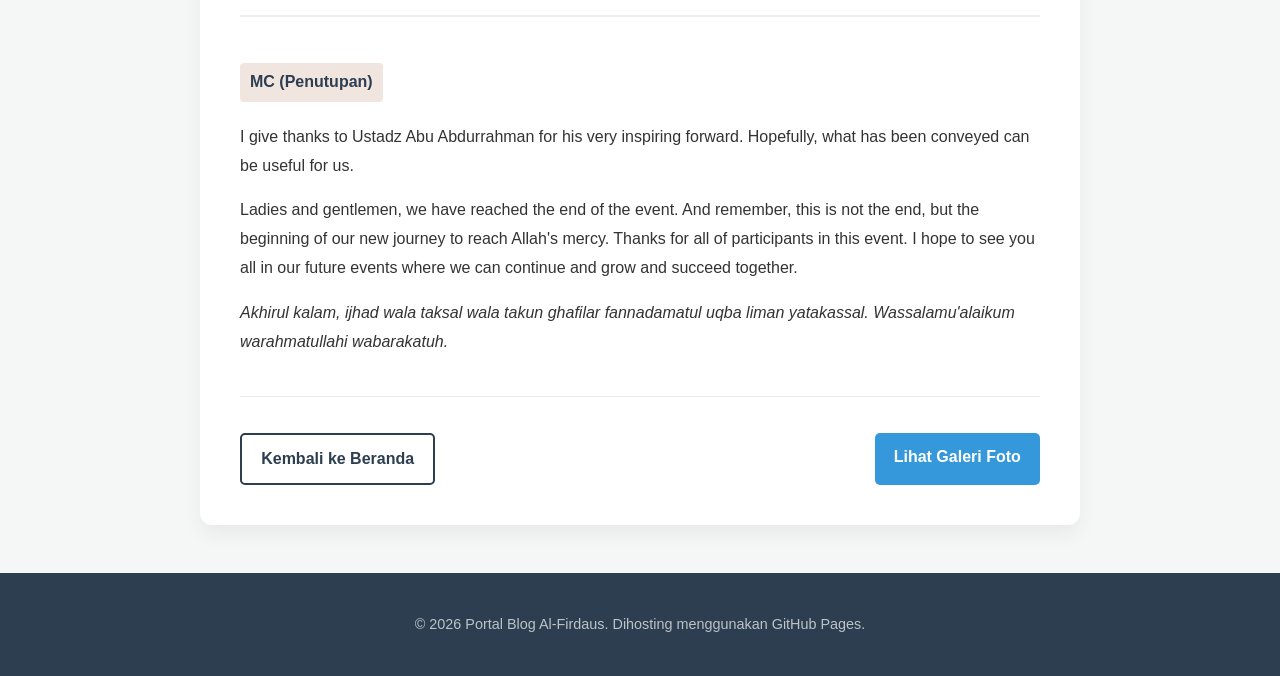
<file: blog7.html>
<!DOCTYPE html>
<html lang="id">
<head>
    <meta charset="UTF-8">
    <meta name="viewport" content="width=device-width, initial-scale=1.0">
    <title>Transkrip Musyawarah Adwiyyah</title>
    <link rel="stylesheet" href="style.css">
</head>
<body>

    <header>
        <h1>Transkrip Musyawarah Adwiyyah</h1>
    </header>

    <div class="blog-container">
        <div class="metadata">
            Ukeiz Buzz | Arsip Digital Dokumentasi Pembukaan & Tausiyah
        </div>

        <p style="background-color: #f0e6df; padding: 5px 10px; border-radius: 4px; display: inline-block; font-weight: bold; color: #2c3e50; margin-bottom: 5px;">MC (Pembukaan)</p>
        <p>Assalamu'alaikum warahmatullahi wabarakatuh.</p>
        <p>Alhamdulillah, alhamdulillahilladzi anzala 'ala 'abdihil kitab walam yaj'al lahu 'iwaja. Atamma nurahu wa azharal haqqa bil haqqi, akhzal ahzab wa ja'ala kaidal kafirina fi taba'. Asyhadu an laa ilaaha illallah dzul 'arsyi rafi'ud darajat, al-muhdits likullil hawadits. Wa asyhadu anna sayyidana Muhammadan 'abduhu wa rasuluh, al-mutahaqqiq bikamalil awshaf, 'afiful lisan, fa'iqul hinan, samiqul qimam, muta'addidul qimam, muti'ul aqnaf. Allahumma shalli wa sallim wa barik 'alaih.</p>
        
        <p>Ladies and gentlemen, time keeps running in uncertainty. The world now is reeking with disaster. The thirst for destruction—human in ignorance and his arrogance—and fall accidentally to the way they think is right. The honesty and truth they hide. Lies and falsity is greatly glorified.</p>
        <p>Now, the world needs generations that see in the faith as a compass to educate and teach the world the secret of life. Telling the truth, not just define reality. And here we are, Musyawarah Adwiyyah, to prepare a fair, a taqwa, and honest leader to become the bright civilization.</p>
        <p>Ladies and gentlemen, before we start this event, it's better for us to hear the recitation of the Holy Quran, which will be recited by our brother Fauzan Azim. I invite him with gratitude.</p>

        <p style="background-color: #f0e6df; padding: 5px 10px; border-radius: 4px; display: inline-block; font-weight: bold; color: #2c3e50; margin-bottom: 5px; margin-top: 15px;">Fauzan Azim (Qari)</p>
        <p class="arabic" style="direction: rtl; text-align: right; font-size: 1.2rem; font-weight: bold; color: #2c3e50;">أَعُوذُ بِاللَّهِ مِنَ الشَّيْطَانِ الرَّجِيمِ. إِنَّ الَّذِينَ كَفَرُوا بِآيَاتِنَا سَوْفَ نُصْلِيهِمْ نَارًا كُلَّمَا نَضِجَتْ جُلُودُهُمْ بَدَّلْنَاهُمْ جُلُودًا غَيْرَهَا لِيَذُوقُوا الْعَذَابَ ۗ إِنَّ اللَّهَ كَانَ عَزِيزًا حَكِيمًا...</p>
        
        <hr style="margin: 30px 0; border: 1px solid #eee;">

        <p style="background-color: #f0e6df; padding: 5px 10px; border-radius: 4px; display: inline-block; font-weight: bold; color: #2c3e50; margin-bottom: 5px;">Ust. Abu Abdurrahman (Taushiyyah)</p>
        <p>Innalhamdalillah nahmaduhu wa nasta'inuhu wa nastaghfiruh. Wa na'udzubillahi min syururi anfusina wa min sayyi'ati a'malina, mayyahdihillahu fala mudhillalah, wa mayyudhlilhu fala hadiyalah. Asyhadu an laa ilaaha illallah wa asyhadu anna Muhammadan 'abduhu wa rasuluh. Amma ba'd.</p>
        <p>Puji dan syukur hanya untuk Allah Subhanahu wa Ta'ala. Tidak terasa bahwa antum semua sudah sampai kepada kegiatan, yaitu Musyawarah Adwiyyah As-Tsaniyah. Berarti di tahun ini, terutama memasuki tahun ajaran baru tahun 2024-2025, harus memiliki pemimpin yang baru, semangatnya lebih baru.</p>
        <p>Karena yang kelas 6 sekarang mau masuk kepada program pengabdian. Bahkan ada yang sangat luar biasa menurut saya, yaitu kepemimpinan Lajnah UG yang sangat lama, tiga periode antum memimpin. Luar biasa, untuk menjaga apa? Supaya tidak luar binasa, dan alhamdulillah terjaga. Kestabilan itu harus senantiasa terjaga dari tahun ke tahun. Kalau untuk RG ini adalah Musyawarah Adwiyyah kedua, kalau UG kesatu harusnya.</p>
        
        <h2>Empat Karakter Pemimpin Ideal</h2>
        <p>Baik RG maupun UG, dengan adanya Musyawarah Adwiyyah ini melahirkan, menghasilkan, memunculkan pemimpin—baik itu ketua dan wakilnya, serta nanti para pembantunya—yang tanggung jawab. Kalau ana boleh punya cita-cita, sesuai dengan yang dimiliki oleh sifat Rasul; memiliki jiwa yang <em>shiddiq</em>, <em>amanah</em>, <em>fathonah</em>, dan <em>tabligh</em>. Berangkat dari empat ini saja, insya Allah akan bisa mengantarkan yang kemarin antum sodorkan tema ke saya, yaitu bisa menggolkan visi dan misi pondok pesantren. Bahkan ke sananya demi kejayaan Islam, dan ke sananya lagi adalah demi kesejahteraan keluarga antum di masing-masing nanti. Modalnya empat saja.</p>
        
        <p>Jadi harapan kami adalah, dari tahun ke tahun itu pelihara karakter yang barusan itu. Semua <em>kullukum ra'in</em>, antum itu semuanya pemimpin. Kalau mulai dari individunya sudah baik, sudah berkarakter yang tadi, sudah memiliki integritas. <em>Shiddiq</em> itu bisa dikatakan integritas; jujur, selalu benar. Bukan ingin selalu merasa paling benar, bukan. Tetapi kita posisikan senantiasa kita ada dalam <em>shiratal mustaqim</em>.</p>
        <p>Bahasa simpelnya, <em>shiddiq</em> itu benar, jujur. <em>'Alaikum bish-shidqi fa inna shidqa yahdi ilal birr, fa innal birra yahdi ilal jannah.</em> Lihat petunjuknya itu. Jadi kalau antum punya karakter integritas yang sangat tinggi, luar biasa. Kebenarannya akan diikuti oleh yang lain. Kemudian kebenarannya juga, sifat <em>shiddiq</em>-nya juga akan membuat dia lebih berwibawa dan bercahaya, tidak menyerah, pantang mundur dan terus akan berjalan ke depan. Dan antum akan terlindungi seperti terlindunginya badan antum dari gigitan nyamuk karena pakai Autan, begitu. Jadi setan oge mau nyoco antum tuh nyiduh heula, "Cuih, pahit," begitu.</p>
        
        <h2>Membantah Stigma Pesantren</h2>
        <p>Awas, ketika saya bilang <em>shiddiq</em> dan <em>amanah</em> itu bukan culun. Jadi ini perhatikan, banyak orang yang berprasangka buruk ke pesantren. "Budak pesantren mah culun cenah, curun, jorok." Enggak. TMI jauh daripada culun dan jorok. Ya, enggak. Karena calon-calon pemimpin ini dilengkapi—pribadi-pribadi muslim ini dilengkapi—dengan <em>shiddiq, amanah, fathonah</em>. Apa <em>fathonah</em> itu? Oh, cerdaslah. Cerdas.</p>
        <p>Cekatan dalam mengambil keputusan, luar biasa. Yang menjadi pertimbangan adalah <em>shiddiq</em> dan <em>amanah</em>-nya tadi. Selain cerdas, <em>tabligh</em>. Apa itu <em>tabligh</em> itu? Uh, luar biasa, dia bisa mengkomunikasikan baik dengan bawahannya, dengan atasannya, semuanya dia bisa merangkulnya; bermasyarakatlah lamun bahasa urang mah. Itulah Nabi Muhammad, makanya dia nembus. Ke bawahan nembus apalagi ke atas, bae apalagi kegedean-kegedean Quraisy itu bisa kalah bukan dengan pedang, bukan dengan kekerasan.</p>
        
        <h2>Ketegasan Terhadap Jejaring Sosial</h2>
        <p>Masuk ke kelas rapi, nah itu jujur itu. Sesuaikan dengan apa yang diharapkan dan diinginkannya. Antum sekarang berada di sini harus jujur kepada siapa? Paling tidak kepada siapa? Selain asatidz? Ada yang lebih penting daripada teman sebaya, apa itu? Antum itu amanah loh sekarang tuh. Kepada kedua orang tua. Harus jujur kepada kedua orang tua. Bagaimana cara jujur kepada orang tua? Kan antum tidak ada orang tuanya di sini. Belajar taat ke pesantren, itulah kejujuranmu kepada orang tua. Tidak neko-neko, taati. Dicukur teu disuruh, itu salah satu jujur itu. Dan kalau antum sudah jujur, maka tahapan yang keduanya akan tercapai. Apa itu? <em>Amanah</em>, berarti antum termasuk kepada yang amanah.</p>
        <p>Awas ini ana takut lupa ya, sekaligus sekarang. Jadi perhatikan, RG, perhatikan ana sudah perjanjian dengan UG. Dari mulai tahun sekarang, sudah tidak ada lagi jejaring sosial. Tidak boleh semuanya menggunakan jejaring sosial. Baik IG, Facebook, semuanya. Maka muncul saja ada satu di antara antum, maka itu mamnu', <em>haramun 'alaikum antasy-tarik fil imtihan hifdzil quran</em>. Karena ini sudah membuat kegaduhan. Untuk siapa? Untuk tingkat Tsanawiyah.</p>

        <h2>Penutup</h2>
        <p>Jadi sekali lagi kepada seluruh santri terutama yang kelas 5, yang sebentar lagi antum akan melakukan Musyawarah Adwiyyah As-Tsaniyah, mudah-mudahan di antara antum ada yang akan menjadi ketua dan wakil ketua Lajnah baik RG maupun UG yang lebih bertanggung jawab ya, lebih disiplin, dan lebih bisa diajak kerja sama untuk mensukseskan visi misi pondok pesantren ke depan. Dan yang lebihnya lagi adalah membentuk karakter-karakter yang luar biasa melahirkan calon-calon pemimpin di masa yang akan datang, yang jujur, amanah, berkomunikasi yang baik, serta memiliki kecerdasan.</p>
        <p>Itu saja yang dapat disampaikan. Dibuka dulu ya? Oh. Dengan mengucapkan <em>bismillahirrahmanirrahim</em>, Musyawarah Adwiyyah As-Tsaniyah dibuka. Itu saja yang dapat disampaikan. <em>Aqulu qawli hadza wa astaghfirullahali walakum, assalamu'alaikum warahmatullahi wabarakatuh.</em></p>
        
        <hr style="margin: 30px 0; border: 1px solid #eee;">
        
        <p style="background-color: #f0e6df; padding: 5px 10px; border-radius: 4px; display: inline-block; font-weight: bold; color: #2c3e50; margin-bottom: 5px;">MC (Penutupan)</p>
        <p>I give thanks to Ustadz Abu Abdurrahman for his very inspiring forward. Hopefully, what has been conveyed can be useful for us.</p>
        <p>Ladies and gentlemen, we have reached the end of the event. And remember, this is not the end, but the beginning of our new journey to reach Allah's mercy. Thanks for all of participants in this event. I hope to see you all in our future events where we can continue and grow and succeed together.</p>
        <p><em>Akhirul kalam, ijhad wala taksal wala takun ghafilar fannadamatul uqba liman yatakassal. Wassalamu'alaikum warahmatullahi wabarakatuh.</em></p>

        <div class="nav-buttons">
            <a href="index.html" class="btn btn-outline">Kembali ke Beranda</a>
            <a href="galeri.html" class="btn">Lihat Galeri Foto</a>
        </div>
    </div>

    <footer>
        <p>&copy; 2026 Portal Blog Al-Firdaus. Dihosting menggunakan GitHub Pages.</p>
    </footer>

</body>
</html>
</file>
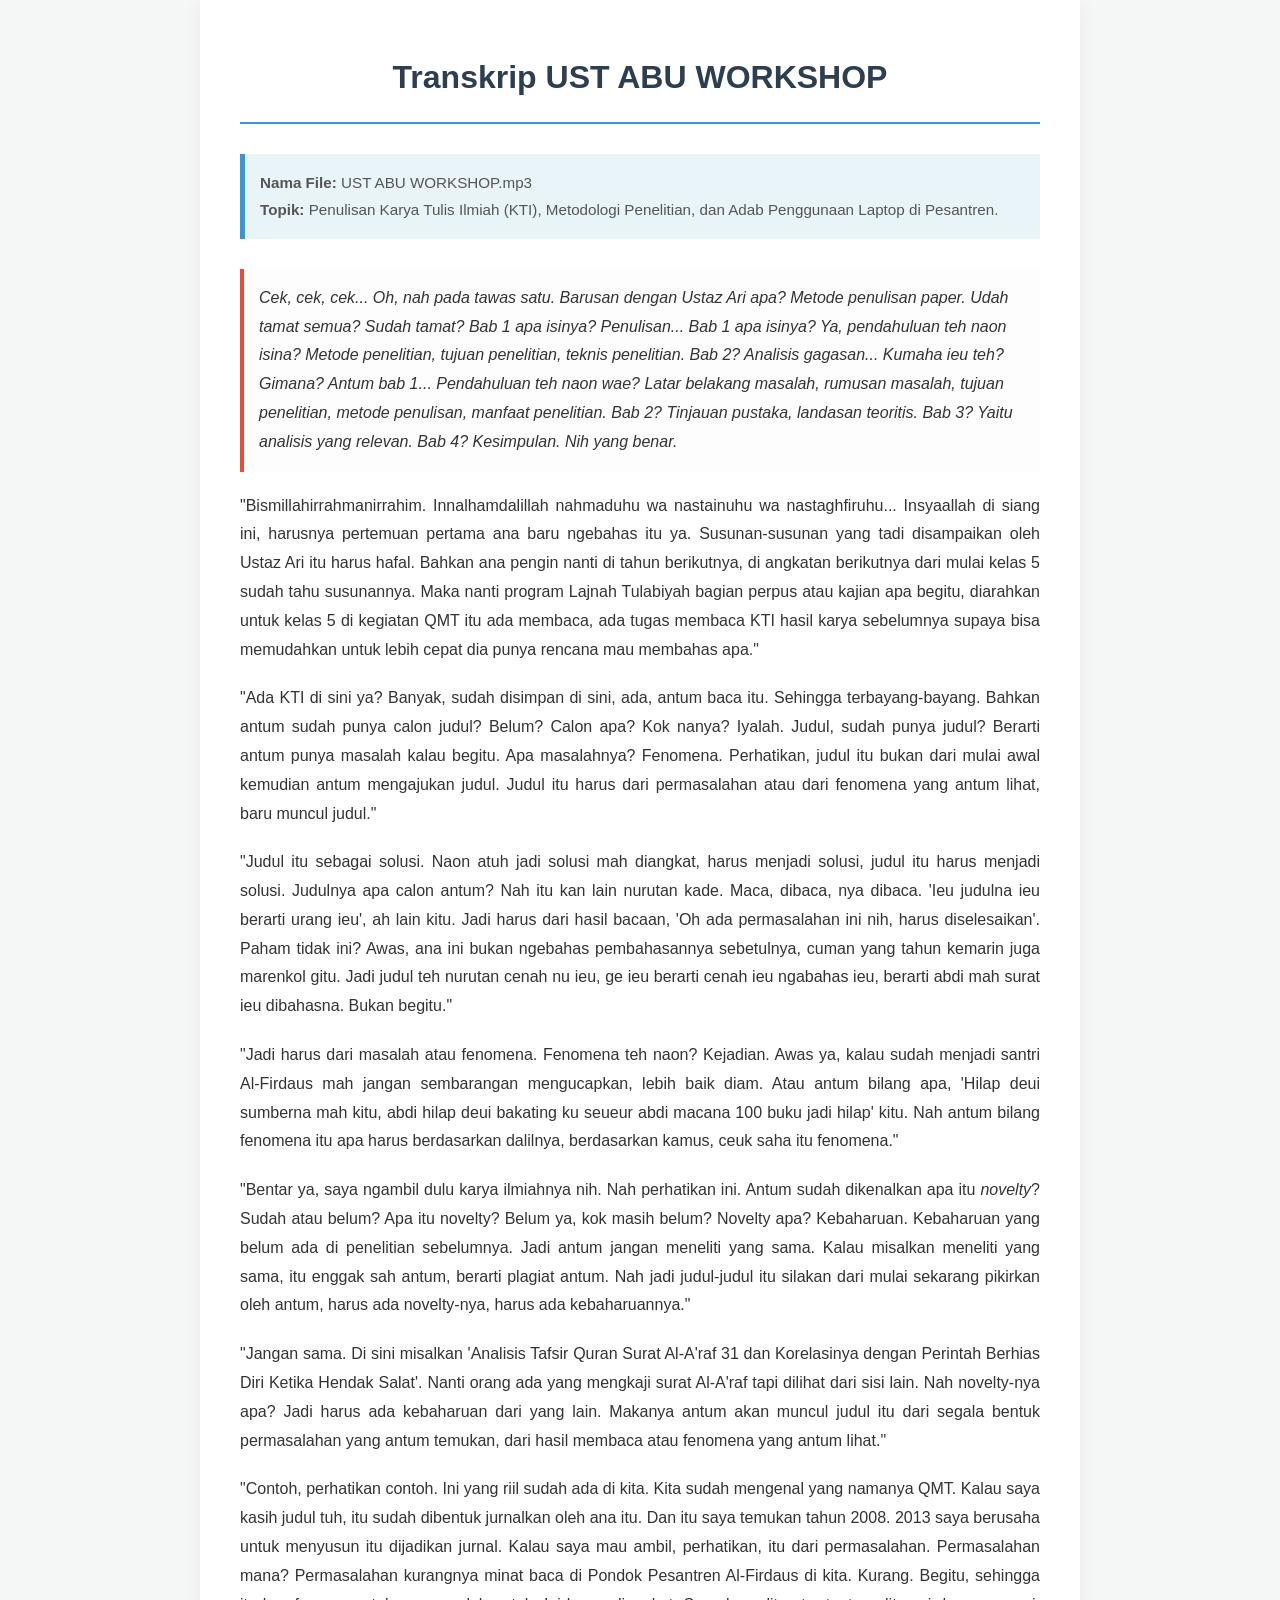
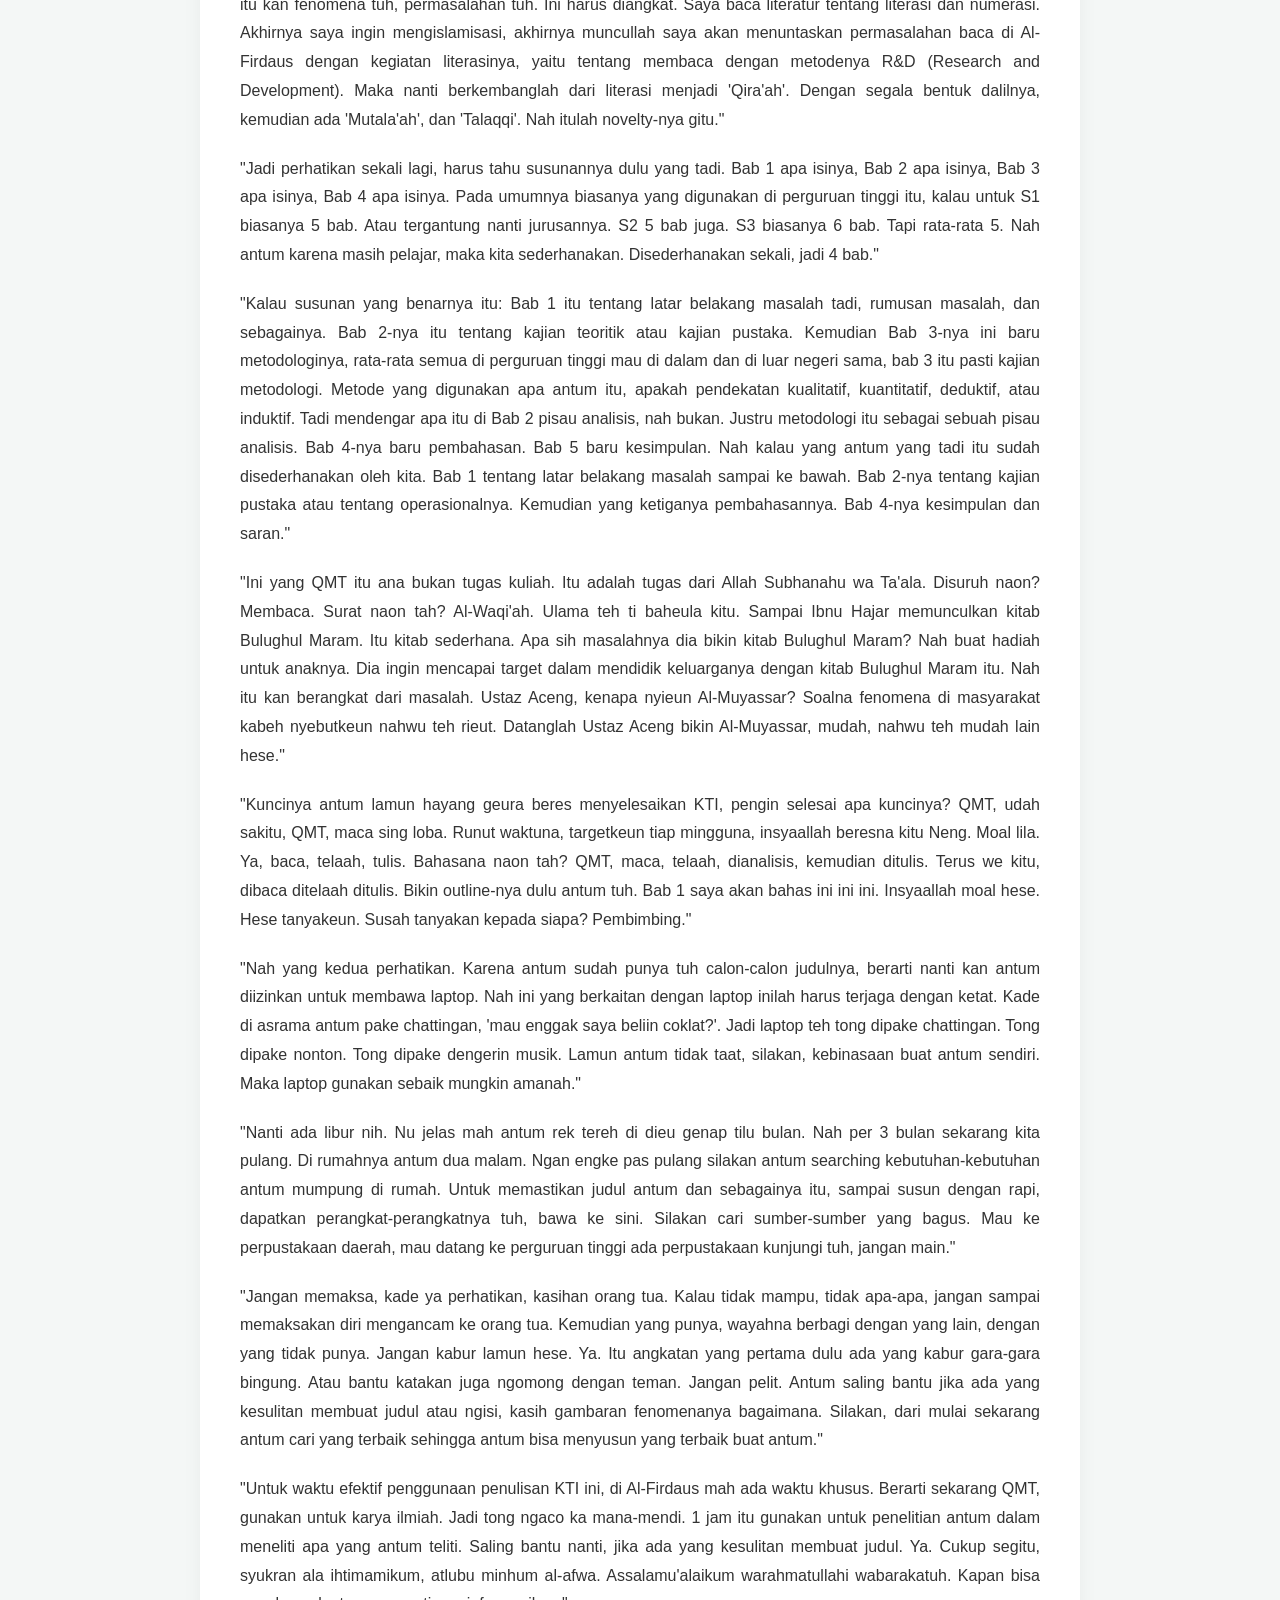
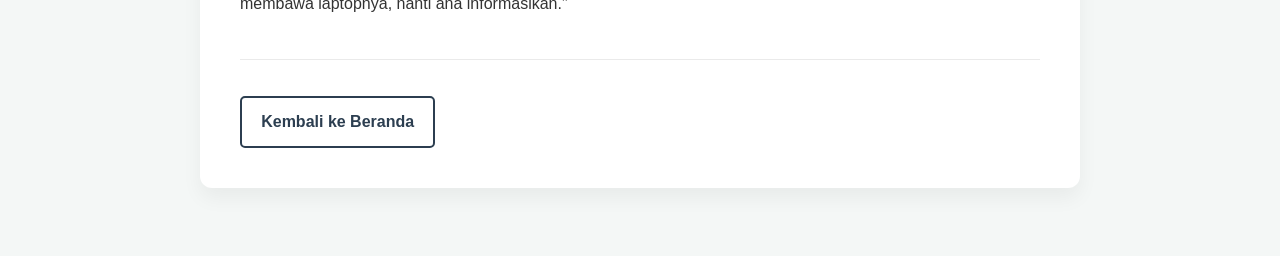
<file: UST ABU WORKSHOP.html>
<!DOCTYPE html>
<html lang="id">
<head>
    <meta charset="UTF-8">
    <meta name="viewport" content="width=device-width, initial-scale=1.0">
    <title>Transkrip Audio - UST ABU WORKSHOP</title>
    <link rel="stylesheet" href="style.css">
    <style>
        body {
            font-family: 'Segoe UI', Tahoma, Geneva, Verdana, sans-serif;
            line-height: 1.8;
            color: #333;
            background-color: #f4f7f6;
            margin: 0;
            padding: 20px;
        }
        .container {
            max-width: 900px;
            margin: 0 auto;
            background-color: #ffffff;
            padding: 40px;
            border-radius: 10px;
            box-shadow: 0 4px 12px rgba(0, 0, 0, 0.1);
        }
        h1 {
            text-align: center;
            color: #2c3e50;
            border-bottom: 2px solid #3498db;
            padding-bottom: 15px;
            margin-bottom: 30px;
        }
        .audio-info {
            background-color: #e8f4f8;
            padding: 15px;
            border-left: 5px solid #3498db;
            margin-bottom: 30px;
            font-size: 0.95em;
            color: #555;
        }
        p {
            margin-bottom: 20px;
            text-align: justify;
        }
        .dialogue {
            background-color: #fdfdfd;
            padding: 15px;
            border-left: 4px solid #e74c3c;
            font-style: italic;
            margin-bottom: 20px;
        }
    </style>
</head>
<body>

<div class="blog-container">
    <h1>Transkrip UST ABU WORKSHOP</h1>
    
    <div class="audio-info">
        <strong>Nama File:</strong> UST ABU WORKSHOP.mp3<br>
        <strong>Topik:</strong> Penulisan Karya Tulis Ilmiah (KTI), Metodologi Penelitian, dan Adab Penggunaan Laptop di Pesantren.
    </div>

    <div class="dialogue">
        Cek, cek, cek... Oh, nah pada tawas satu. Barusan dengan Ustaz Ari apa? Metode penulisan paper. Udah tamat semua? Sudah tamat? Bab 1 apa isinya? Penulisan... Bab 1 apa isinya? Ya, pendahuluan teh naon isina? Metode penelitian, tujuan penelitian, teknis penelitian. Bab 2? Analisis gagasan... Kumaha ieu teh? Gimana? Antum bab 1... Pendahuluan teh naon wae? Latar belakang masalah, rumusan masalah, tujuan penelitian, metode penulisan, manfaat penelitian. Bab 2? Tinjauan pustaka, landasan teoritis. Bab 3? Yaitu analisis yang relevan. Bab 4? Kesimpulan. Nih yang benar.
    </div>

    <p>
        "Bismillahirrahmanirrahim. Innalhamdalillah nahmaduhu wa nastainuhu wa nastaghfiruhu... Insyaallah di siang ini, harusnya pertemuan pertama ana baru ngebahas itu ya. Susunan-susunan yang tadi disampaikan oleh Ustaz Ari itu harus hafal. Bahkan ana pengin nanti di tahun berikutnya, di angkatan berikutnya dari mulai kelas 5 sudah tahu susunannya. Maka nanti program Lajnah Tulabiyah bagian perpus atau kajian apa begitu, diarahkan untuk kelas 5 di kegiatan QMT itu ada membaca, ada tugas membaca KTI hasil karya sebelumnya supaya bisa memudahkan untuk lebih cepat dia punya rencana mau membahas apa."
    </p>

    <p>
        "Ada KTI di sini ya? Banyak, sudah disimpan di sini, ada, antum baca itu. Sehingga terbayang-bayang. Bahkan antum sudah punya calon judul? Belum? Calon apa? Kok nanya? Iyalah. Judul, sudah punya judul? Berarti antum punya masalah kalau begitu. Apa masalahnya? Fenomena. Perhatikan, judul itu bukan dari mulai awal kemudian antum mengajukan judul. Judul itu harus dari permasalahan atau dari fenomena yang antum lihat, baru muncul judul."
    </p>

    <p>
        "Judul itu sebagai solusi. Naon atuh jadi solusi mah diangkat, harus menjadi solusi, judul itu harus menjadi solusi. Judulnya apa calon antum? Nah itu kan lain nurutan kade. Maca, dibaca, nya dibaca. 'Ieu judulna ieu berarti urang ieu', ah lain kitu. Jadi harus dari hasil bacaan, 'Oh ada permasalahan ini nih, harus diselesaikan'. Paham tidak ini? Awas, ana ini bukan ngebahas pembahasannya sebetulnya, cuman yang tahun kemarin juga marenkol gitu. Jadi judul teh nurutan cenah nu ieu, ge ieu berarti cenah ieu ngabahas ieu, berarti abdi mah surat ieu dibahasna. Bukan begitu."
    </p>

    <p>
        "Jadi harus dari masalah atau fenomena. Fenomena teh naon? Kejadian. Awas ya, kalau sudah menjadi santri Al-Firdaus mah jangan sembarangan mengucapkan, lebih baik diam. Atau antum bilang apa, 'Hilap deui sumberna mah kitu, abdi hilap deui bakating ku seueur abdi macana 100 buku jadi hilap' kitu. Nah antum bilang fenomena itu apa harus berdasarkan dalilnya, berdasarkan kamus, ceuk saha itu fenomena."
    </p>

    <p>
        "Bentar ya, saya ngambil dulu karya ilmiahnya nih. Nah perhatikan ini. Antum sudah dikenalkan apa itu <em>novelty</em>? Sudah atau belum? Apa itu novelty? Belum ya, kok masih belum? Novelty apa? Kebaharuan. Kebaharuan yang belum ada di penelitian sebelumnya. Jadi antum jangan meneliti yang sama. Kalau misalkan meneliti yang sama, itu enggak sah antum, berarti plagiat antum. Nah jadi judul-judul itu silakan dari mulai sekarang pikirkan oleh antum, harus ada novelty-nya, harus ada kebaharuannya."
    </p>

    <p>
        "Jangan sama. Di sini misalkan 'Analisis Tafsir Quran Surat Al-A'raf 31 dan Korelasinya dengan Perintah Berhias Diri Ketika Hendak Salat'. Nanti orang ada yang mengkaji surat Al-A'raf tapi dilihat dari sisi lain. Nah novelty-nya apa? Jadi harus ada kebaharuan dari yang lain. Makanya antum akan muncul judul itu dari segala bentuk permasalahan yang antum temukan, dari hasil membaca atau fenomena yang antum lihat."
    </p>

    <p>
        "Contoh, perhatikan contoh. Ini yang riil sudah ada di kita. Kita sudah mengenal yang namanya QMT. Kalau saya kasih judul tuh, itu sudah dibentuk jurnalkan oleh ana itu. Dan itu saya temukan tahun 2008. 2013 saya berusaha untuk menyusun itu dijadikan jurnal. Kalau saya mau ambil, perhatikan, itu dari permasalahan. Permasalahan mana? Permasalahan kurangnya minat baca di Pondok Pesantren Al-Firdaus di kita. Kurang. Begitu, sehingga itu kan fenomena tuh, permasalahan tuh. Ini harus diangkat. Saya baca literatur tentang literasi dan numerasi. Akhirnya saya ingin mengislamisasi, akhirnya muncullah saya akan menuntaskan permasalahan baca di Al-Firdaus dengan kegiatan literasinya, yaitu tentang membaca dengan metodenya R&D (Research and Development). Maka nanti berkembanglah dari literasi menjadi 'Qira'ah'. Dengan segala bentuk dalilnya, kemudian ada 'Mutala'ah', dan 'Talaqqi'. Nah itulah novelty-nya gitu."
    </p>

    <p>
        "Jadi perhatikan sekali lagi, harus tahu susunannya dulu yang tadi. Bab 1 apa isinya, Bab 2 apa isinya, Bab 3 apa isinya, Bab 4 apa isinya. Pada umumnya biasanya yang digunakan di perguruan tinggi itu, kalau untuk S1 biasanya 5 bab. Atau tergantung nanti jurusannya. S2 5 bab juga. S3 biasanya 6 bab. Tapi rata-rata 5. Nah antum karena masih pelajar, maka kita sederhanakan. Disederhanakan sekali, jadi 4 bab."
    </p>

    <p>
        "Kalau susunan yang benarnya itu: Bab 1 itu tentang latar belakang masalah tadi, rumusan masalah, dan sebagainya. Bab 2-nya itu tentang kajian teoritik atau kajian pustaka. Kemudian Bab 3-nya ini baru metodologinya, rata-rata semua di perguruan tinggi mau di dalam dan di luar negeri sama, bab 3 itu pasti kajian metodologi. Metode yang digunakan apa antum itu, apakah pendekatan kualitatif, kuantitatif, deduktif, atau induktif. Tadi mendengar apa itu di Bab 2 pisau analisis, nah bukan. Justru metodologi itu sebagai sebuah pisau analisis. Bab 4-nya baru pembahasan. Bab 5 baru kesimpulan. Nah kalau yang antum yang tadi itu sudah disederhanakan oleh kita. Bab 1 tentang latar belakang masalah sampai ke bawah. Bab 2-nya tentang kajian pustaka atau tentang operasionalnya. Kemudian yang ketiganya pembahasannya. Bab 4-nya kesimpulan dan saran."
    </p>

    <p>
        "Ini yang QMT itu ana bukan tugas kuliah. Itu adalah tugas dari Allah Subhanahu wa Ta'ala. Disuruh naon? Membaca. Surat naon tah? Al-Waqi'ah. Ulama teh ti baheula kitu. Sampai Ibnu Hajar memunculkan kitab Bulughul Maram. Itu kitab sederhana. Apa sih masalahnya dia bikin kitab Bulughul Maram? Nah buat hadiah untuk anaknya. Dia ingin mencapai target dalam mendidik keluarganya dengan kitab Bulughul Maram itu. Nah itu kan berangkat dari masalah. Ustaz Aceng, kenapa nyieun Al-Muyassar? Soalna fenomena di masyarakat kabeh nyebutkeun nahwu teh rieut. Datanglah Ustaz Aceng bikin Al-Muyassar, mudah, nahwu teh mudah lain hese."
    </p>

    <p>
        "Kuncinya antum lamun hayang geura beres menyelesaikan KTI, pengin selesai apa kuncinya? QMT, udah sakitu, QMT, maca sing loba. Runut waktuna, targetkeun tiap mingguna, insyaallah beresna kitu Neng. Moal lila. Ya, baca, telaah, tulis. Bahasana naon tah? QMT, maca, telaah, dianalisis, kemudian ditulis. Terus we kitu, dibaca ditelaah ditulis. Bikin outline-nya dulu antum tuh. Bab 1 saya akan bahas ini ini ini. Insyaallah moal hese. Hese tanyakeun. Susah tanyakan kepada siapa? Pembimbing."
    </p>

    <p>
        "Nah yang kedua perhatikan. Karena antum sudah punya tuh calon-calon judulnya, berarti nanti kan antum diizinkan untuk membawa laptop. Nah ini yang berkaitan dengan laptop inilah harus terjaga dengan ketat. Kade di asrama antum pake chattingan, 'mau enggak saya beliin coklat?'. Jadi laptop teh tong dipake chattingan. Tong dipake nonton. Tong dipake dengerin musik. Lamun antum tidak taat, silakan, kebinasaan buat antum sendiri. Maka laptop gunakan sebaik mungkin amanah."
    </p>

    <p>
        "Nanti ada libur nih. Nu jelas mah antum rek tereh di dieu genap tilu bulan. Nah per 3 bulan sekarang kita pulang. Di rumahnya antum dua malam. Ngan engke pas pulang silakan antum searching kebutuhan-kebutuhan antum mumpung di rumah. Untuk memastikan judul antum dan sebagainya itu, sampai susun dengan rapi, dapatkan perangkat-perangkatnya tuh, bawa ke sini. Silakan cari sumber-sumber yang bagus. Mau ke perpustakaan daerah, mau datang ke perguruan tinggi ada perpustakaan kunjungi tuh, jangan main."
    </p>

    <p>
        "Jangan memaksa, kade ya perhatikan, kasihan orang tua. Kalau tidak mampu, tidak apa-apa, jangan sampai memaksakan diri mengancam ke orang tua. Kemudian yang punya, wayahna berbagi dengan yang lain, dengan yang tidak punya. Jangan kabur lamun hese. Ya. Itu angkatan yang pertama dulu ada yang kabur gara-gara bingung. Atau bantu katakan juga ngomong dengan teman. Jangan pelit. Antum saling bantu jika ada yang kesulitan membuat judul atau ngisi, kasih gambaran fenomenanya bagaimana. Silakan, dari mulai sekarang antum cari yang terbaik sehingga antum bisa menyusun yang terbaik buat antum."
    </p>

    <p>
        "Untuk waktu efektif penggunaan penulisan KTI ini, di Al-Firdaus mah ada waktu khusus. Berarti sekarang QMT, gunakan untuk karya ilmiah. Jadi tong ngaco ka mana-mendi. 1 jam itu gunakan untuk penelitian antum dalam meneliti apa yang antum teliti. Saling bantu nanti, jika ada yang kesulitan membuat judul. Ya. Cukup segitu, syukran ala ihtimamikum, atlubu minhum al-afwa. Assalamu'alaikum warahmatullahi wabarakatuh. Kapan bisa membawa laptopnya, nanti ana informasikan."
    </p>
    <div class="nav-buttons">
            <a href="index.html" class="btn btn-outline">Kembali ke Beranda</a>
    </div>
</div>

</body>
</html>
</file>
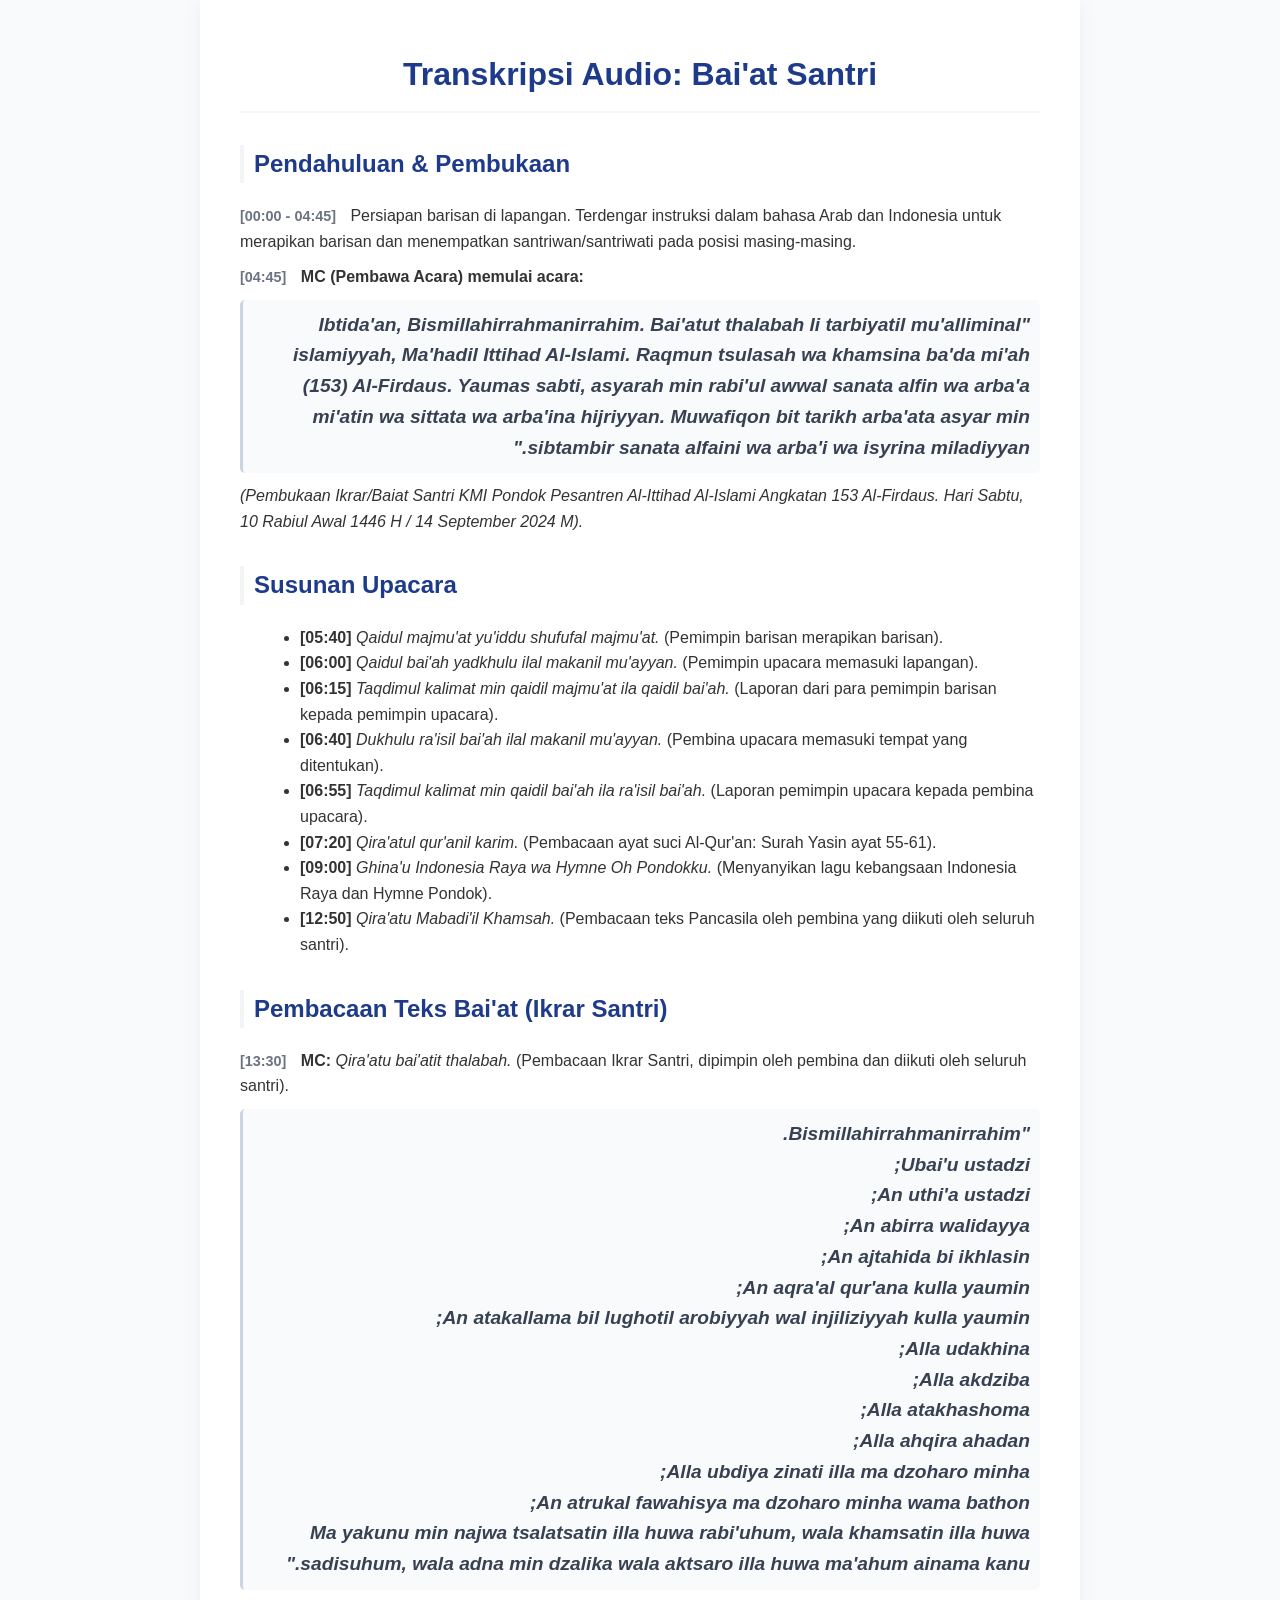
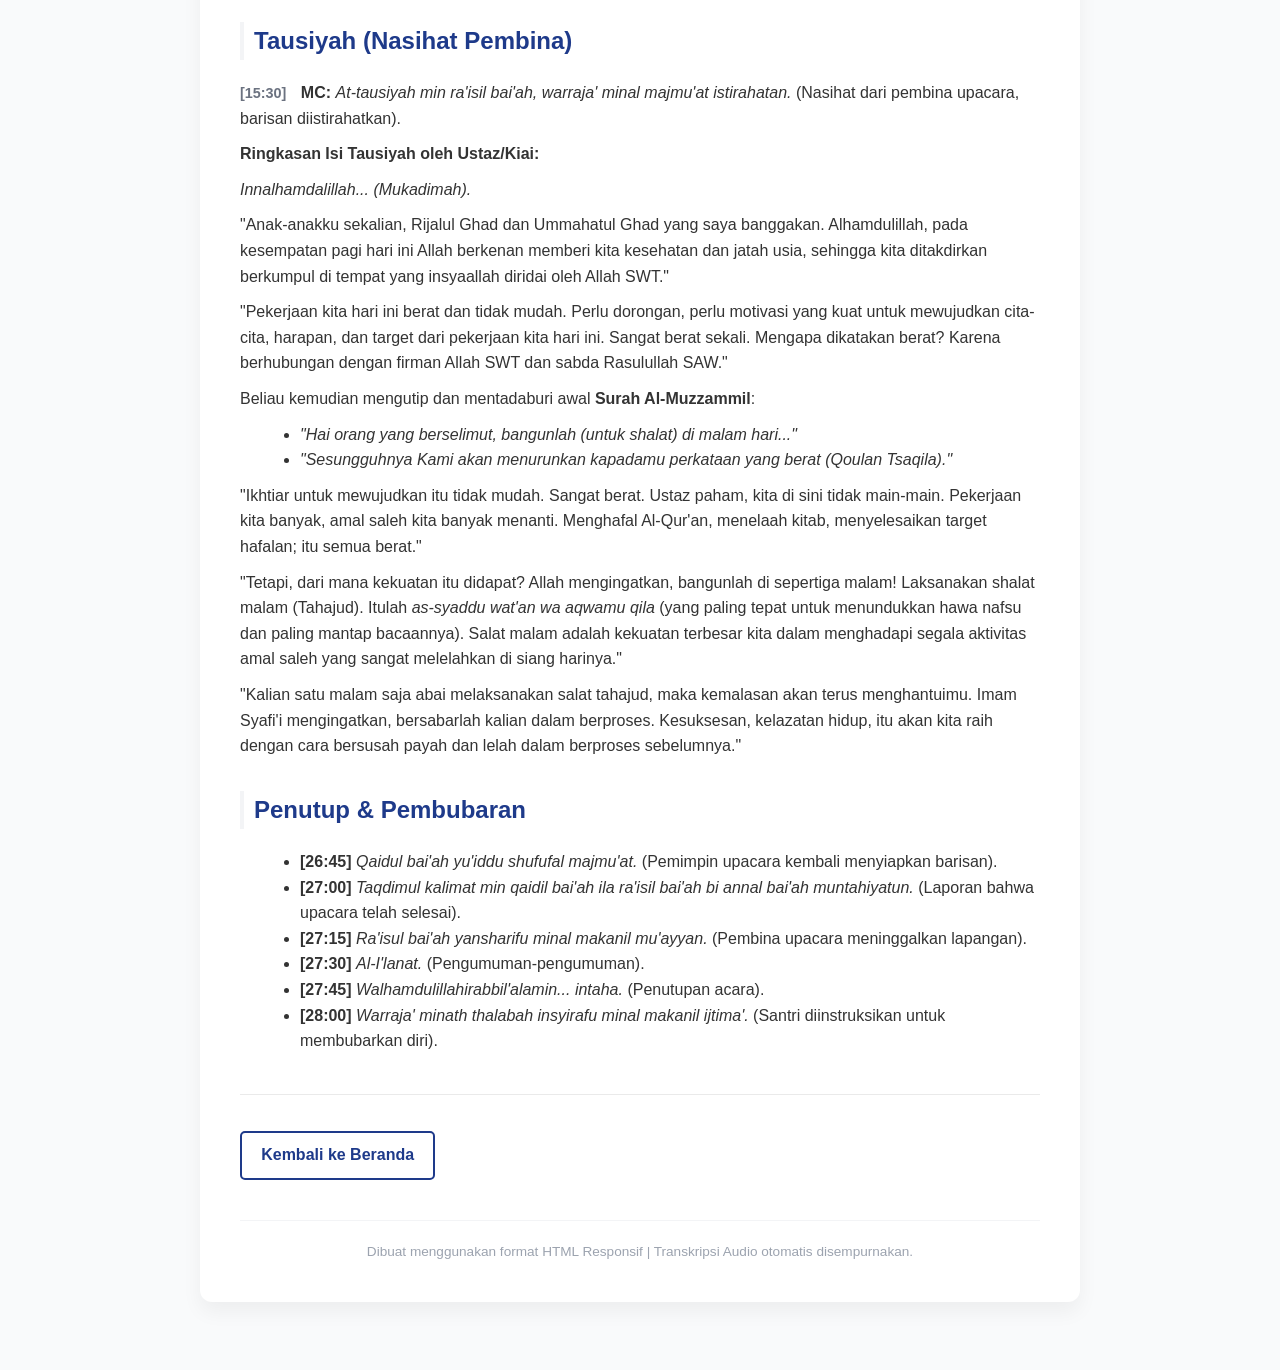
<file: UST JAJANG BAIAT 14-09-24.html>
<!DOCTYPE html>
<html lang="id">
<head>
    <meta charset="UTF-8">
    <meta name="viewport" content="width=device-width, initial-scale=1.0">
    <title>Transkripsi Bai'at Santri - 14 September 2024</title>
    <link rel="stylesheet" href="style.css">
    <style>
        :root {
            --primary-color: #1e3a8a; /* Biru gelap */
            --secondary-color: #f3f4f6;
            --text-color: #333;
            --font-family: 'Segoe UI', Roboto, Helvetica, Arial, sans-serif;
        }
        body {
            font-family: var(--font-family);
            color: var(--text-color);
            line-height: 1.6;
            background-color: #f9fafb;
            margin: 0;
            padding: 20px;
        }
        .container {
            max-width: 800px;
            margin: 0 auto;
            background: #ffffff;
            padding: 40px;
            border-radius: 8px;
            box-shadow: 0 4px 6px rgba(0,0,0,0.1);
        }
        h1 {
            color: var(--primary-color);
            text-align: center;
            border-bottom: 2px solid var(--secondary-color);
            padding-bottom: 10px;
            margin-bottom: 30px;
        }
        h2 {
            color: var(--primary-color);
            margin-top: 30px;
            border-left: 4px solid var(--primary-color);
            padding-left: 10px;
        }
        .timestamp {
            color: #6b7280;
            font-size: 0.9em;
            font-weight: bold;
            margin-right: 10px;
        }
        .arabic {
            font-size: 1.2em;
            font-style: italic;
            color: #374151;
            background-color: #f8fafc;
            padding: 10px;
            border-radius: 5px;
            border-left: 3px solid #cbd5e1;
            margin: 10px 0;
        }
        .content-section {
            margin-bottom: 25px;
        }
        p {
            margin: 10px 0;
        }
        ul {
            margin: 10px 0 10px 20px;
        }
        .footer {
            margin-top: 40px;
            text-align: center;
            font-size: 0.85em;
            color: #9ca3af;
            border-top: 1px solid var(--secondary-color);
            padding-top: 20px;
        }
    </style>
</head>
<body>

<div class="blog-container">
    <h1>Transkripsi Audio: Bai'at Santri</h1>
    
    <div class="content-section">
        <h2>Pendahuluan & Pembukaan</h2>
        <p><span class="timestamp">[00:00 - 04:45]</span> Persiapan barisan di lapangan. Terdengar instruksi dalam bahasa Arab dan Indonesia untuk merapikan barisan dan menempatkan santriwan/santriwati pada posisi masing-masing.</p>
        
        <p><span class="timestamp">[04:45]</span> <strong>MC (Pembawa Acara) memulai acara:</strong></p>
        <div class="arabic">
            "Ibtida'an, Bismillahirrahmanirrahim. Bai'atut thalabah li tarbiyatil mu'alliminal islamiyyah, Ma'hadil Ittihad Al-Islami. Raqmun tsulasah wa khamsina ba'da mi'ah (153) Al-Firdaus. Yaumas sabti, asyarah min rabi'ul awwal sanata alfin wa arba'a mi'atin wa sittata wa arba'ina hijriyyan. Muwafiqon bit tarikh arba'ata asyar min sibtambir sanata alfaini wa arba'i wa isyrina miladiyyan."
        </div>
        <p><em>(Pembukaan Ikrar/Baiat Santri KMI Pondok Pesantren Al-Ittihad Al-Islami Angkatan 153 Al-Firdaus. Hari Sabtu, 10 Rabiul Awal 1446 H / 14 September 2024 M).</em></p>
    </div>

    <div class="content-section">
        <h2>Susunan Upacara</h2>
        <ul>
            <li><strong>[05:40]</strong> <em>Qaidul majmu'at yu'iddu shufufal majmu'at.</em> (Pemimpin barisan merapikan barisan).</li>
            <li><strong>[06:00]</strong> <em>Qaidul bai'ah yadkhulu ilal makanil mu'ayyan.</em> (Pemimpin upacara memasuki lapangan).</li>
            <li><strong>[06:15]</strong> <em>Taqdimul kalimat min qaidil majmu'at ila qaidil bai'ah.</em> (Laporan dari para pemimpin barisan kepada pemimpin upacara).</li>
            <li><strong>[06:40]</strong> <em>Dukhulu ra'isil bai'ah ilal makanil mu'ayyan.</em> (Pembina upacara memasuki tempat yang ditentukan).</li>
            <li><strong>[06:55]</strong> <em>Taqdimul kalimat min qaidil bai'ah ila ra'isil bai'ah.</em> (Laporan pemimpin upacara kepada pembina upacara).</li>
            <li><strong>[07:20]</strong> <em>Qira'atul qur'anil karim.</em> (Pembacaan ayat suci Al-Qur'an: Surah Yasin ayat 55-61).</li>
            <li><strong>[09:00]</strong> <em>Ghina'u Indonesia Raya wa Hymne Oh Pondokku.</em> (Menyanyikan lagu kebangsaan Indonesia Raya dan Hymne Pondok).</li>
            <li><strong>[12:50]</strong> <em>Qira'atu Mabadi'il Khamsah.</em> (Pembacaan teks Pancasila oleh pembina yang diikuti oleh seluruh santri).</li>
        </ul>
    </div>

    <div class="content-section">
        <h2>Pembacaan Teks Bai'at (Ikrar Santri)</h2>
        <p><span class="timestamp">[13:30]</span> <strong>MC:</strong> <em>Qira'atu bai'atit thalabah.</em> (Pembacaan Ikrar Santri, dipimpin oleh pembina dan diikuti oleh seluruh santri).</p>
        <div class="arabic">
            "Bismillahirrahmanirrahim.<br>
            Ubai'u ustadzi;<br>
            An uthi'a ustadzi;<br>
            An abirra walidayya;<br>
            An ajtahida bi ikhlasin;<br>
            An aqra'al qur'ana kulla yaumin;<br>
            An atakallama bil lughotil arobiyyah wal injiliziyyah kulla yaumin;<br>
            Alla udakhina;<br>
            Alla akdziba;<br>
            Alla atakhashoma;<br>
            Alla ahqira ahadan;<br>
            Alla ubdiya zinati illa ma dzoharo minha;<br>
            An atrukal fawahisya ma dzoharo minha wama bathon;<br>
            Ma yakunu min najwa tsalatsatin illa huwa rabi'uhum, wala khamsatin illa huwa sadisuhum, wala adna min dzalika wala aktsaro illa huwa ma'ahum ainama kanu."
        </div>
    </div>

    <div class="content-section">
        <h2>Tausiyah (Nasihat Pembina)</h2>
        <p><span class="timestamp">[15:30]</span> <strong>MC:</strong> <em>At-tausiyah min ra'isil bai'ah, warraja' minal majmu'at istirahatan.</em> (Nasihat dari pembina upacara, barisan diistirahatkan).</p>
        
        <p><strong>Ringkasan Isi Tausiyah oleh Ustaz/Kiai:</strong></p>
        <p><em>Innalhamdalillah... (Mukadimah).</em></p>
        <p>"Anak-anakku sekalian, Rijalul Ghad dan Ummahatul Ghad yang saya banggakan. Alhamdulillah, pada kesempatan pagi hari ini Allah berkenan memberi kita kesehatan dan jatah usia, sehingga kita ditakdirkan berkumpul di tempat yang insyaallah diridai oleh Allah SWT."</p>
        <p>"Pekerjaan kita hari ini berat dan tidak mudah. Perlu dorongan, perlu motivasi yang kuat untuk mewujudkan cita-cita, harapan, dan target dari pekerjaan kita hari ini. Sangat berat sekali. Mengapa dikatakan berat? Karena berhubungan dengan firman Allah SWT dan sabda Rasulullah SAW."</p>
        <p>Beliau kemudian mengutip dan mentadaburi awal <strong>Surah Al-Muzzammil</strong>:</p>
        <ul>
            <li><em>"Hai orang yang berselimut, bangunlah (untuk shalat) di malam hari..."</em></li>
            <li><em>"Sesungguhnya Kami akan menurunkan kapadamu perkataan yang berat (Qoulan Tsaqila)."</em></li>
        </ul>
        <p>"Ikhtiar untuk mewujudkan itu tidak mudah. Sangat berat. Ustaz paham, kita di sini tidak main-main. Pekerjaan kita banyak, amal saleh kita banyak menanti. Menghafal Al-Qur'an, menelaah kitab, menyelesaikan target hafalan; itu semua berat."</p>
        <p>"Tetapi, dari mana kekuatan itu didapat? Allah mengingatkan, bangunlah di sepertiga malam! Laksanakan shalat malam (Tahajud). Itulah <em>as-syaddu wat'an wa aqwamu qila</em> (yang paling tepat untuk menundukkan hawa nafsu dan paling mantap bacaannya). Salat malam adalah kekuatan terbesar kita dalam menghadapi segala aktivitas amal saleh yang sangat melelahkan di siang harinya."</p>
        <p>"Kalian satu malam saja abai melaksanakan salat tahajud, maka kemalasan akan terus menghantuimu. Imam Syafi'i mengingatkan, bersabarlah kalian dalam berproses. Kesuksesan, kelazatan hidup, itu akan kita raih dengan cara bersusah payah dan lelah dalam berproses sebelumnya."</p>
    </div>

    <div class="content-section">
        <h2>Penutup & Pembubaran</h2>
        <ul>
            <li><strong>[26:45]</strong> <em>Qaidul bai'ah yu'iddu shufufal majmu'at.</em> (Pemimpin upacara kembali menyiapkan barisan).</li>
            <li><strong>[27:00]</strong> <em>Taqdimul kalimat min qaidil bai'ah ila ra'isil bai'ah bi annal bai'ah muntahiyatun.</em> (Laporan bahwa upacara telah selesai).</li>
            <li><strong>[27:15]</strong> <em>Ra'isul bai'ah yansharifu minal makanil mu'ayyan.</em> (Pembina upacara meninggalkan lapangan).</li>
            <li><strong>[27:30]</strong> <em>Al-I'lanat.</em> (Pengumuman-pengumuman).</li>
            <li><strong>[27:45]</strong> <em>Walhamdulillahirabbil'alamin... intaha.</em> (Penutupan acara).</li>
            <li><strong>[28:00]</strong> <em>Warraja' minath thalabah insyirafu minal makanil ijtima'.</em> (Santri diinstruksikan untuk membubarkan diri).</li>
        </ul>
    </div>
<div class="nav-buttons">
            <a href="index.html" class="btn btn-outline">Kembali ke Beranda</a>
</div>
    <div class="footer">
        Dibuat menggunakan format HTML Responsif | Transkripsi Audio otomatis disempurnakan.
    </div>
</div>

</body>
</html>
</file>
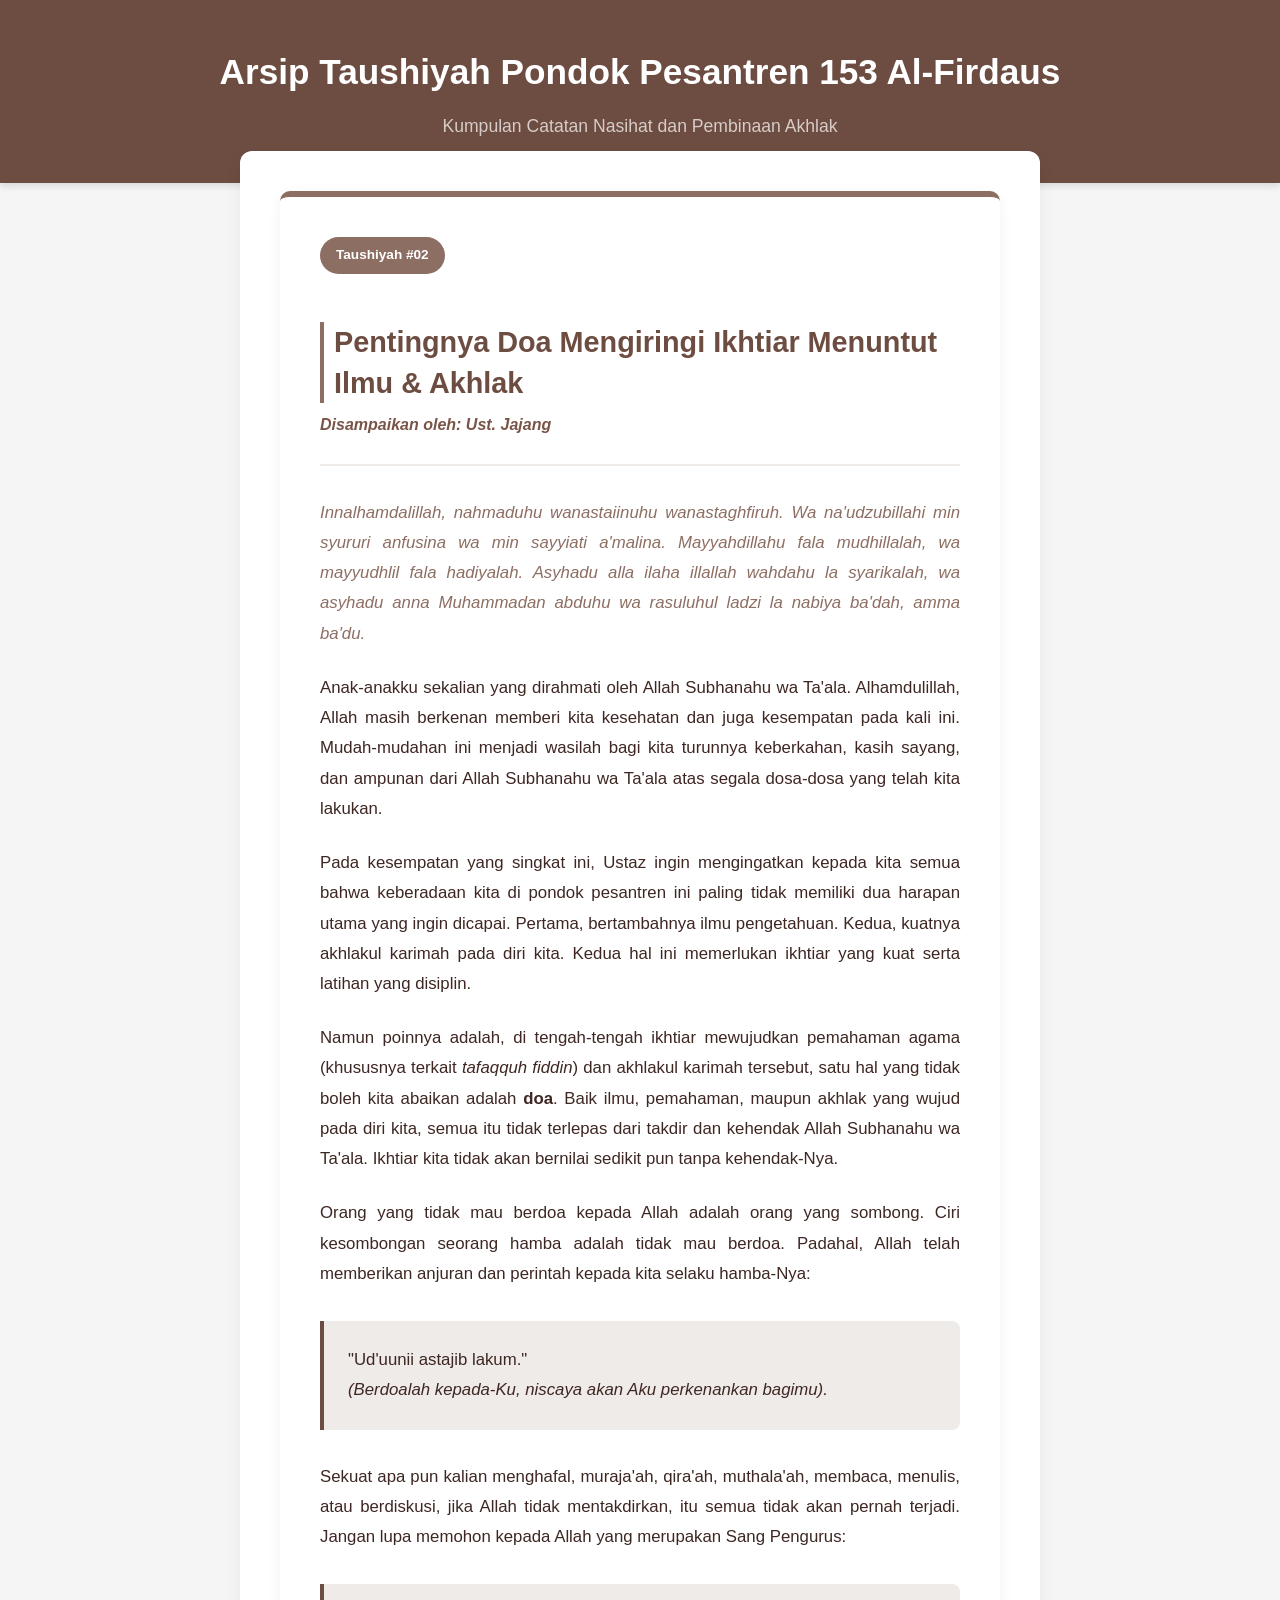
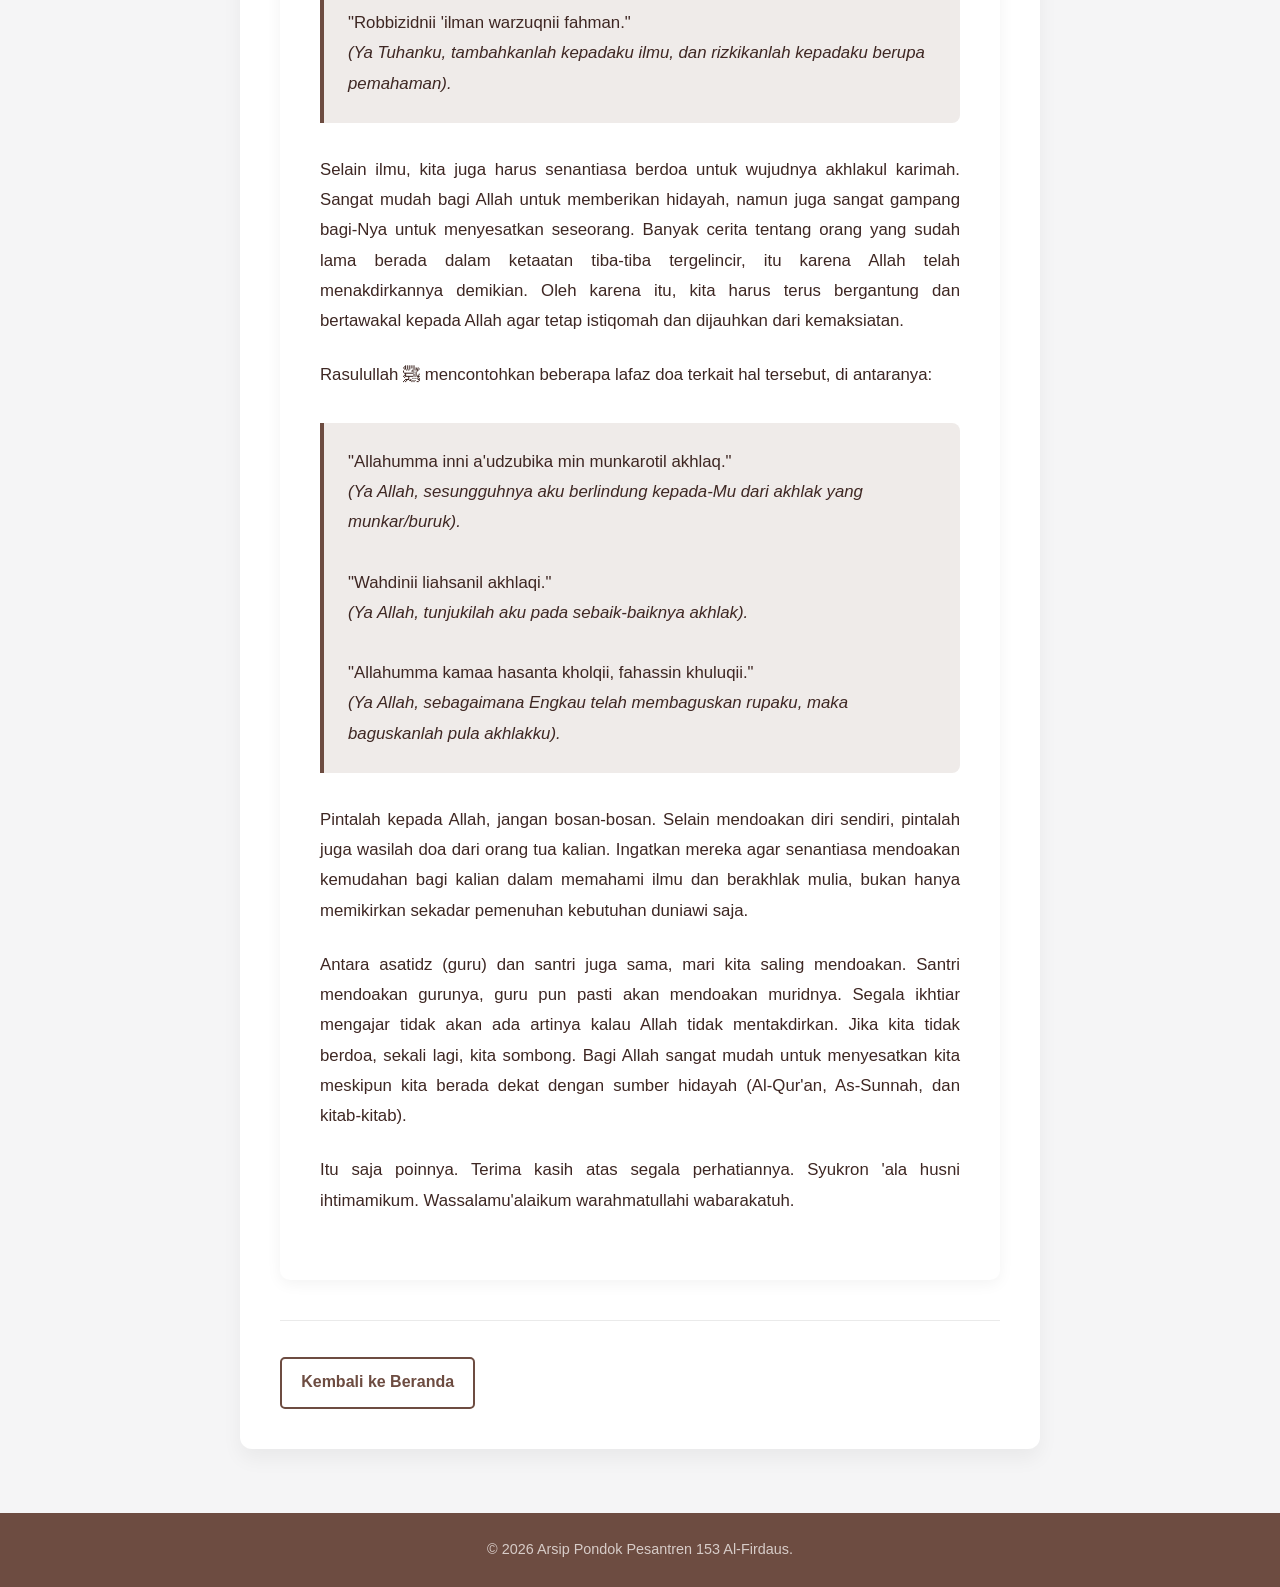
<file: UST JAJANG BAIAT 2.html>
<!DOCTYPE html>
<html lang="id">
<head>
    <meta charset="UTF-8">
    <meta name="viewport" content="width=device-width, initial-scale=1.0">
    <title>Taushiyah #02 - Ust. Jajang | Arsip Pondok Pesantren 153 Al-Firdaus</title>
    <link rel="stylesheet" href="style.css">
    <style>
        :root {
            --primary-color: #6d4c41; /* Tema Coklat Utama */
            --secondary-color: #8d6e63;
            --bg-color: #f5f5f6;
            --text-color: #3e2723;
            --card-bg: #ffffff;
        }

        * {
            box-sizing: border-box;
            margin: 0;
            padding: 0;
        }

        body {
            font-family: 'Segoe UI', Tahoma, Geneva, Verdana, sans-serif;
            background-color: var(--bg-color);
            color: var(--text-color);
            line-height: 1.8;
        }

        header {
            background-color: var(--primary-color);
            color: white;
            padding: 2.5rem 1rem;
            text-align: center;
            box-shadow: 0 4px 6px rgba(0,0,0,0.1);
        }

        header h1 {
            font-size: 2.2rem;
            margin-bottom: 0.5rem;
        }

        header p {
            color: #d7ccc8;
            font-size: 1.1rem;
        }

        .container {
            max-width: 900px;
            margin: 2rem auto;
            padding: 0 1.5rem;
        }

        .taushiyah-card {
            background-color: var(--card-bg);
            border-radius: 10px;
            padding: 2.5rem;
            box-shadow: 0 4px 15px rgba(0,0,0,0.05);
            border-top: 6px solid var(--secondary-color);
        }

        .title-section {
            border-bottom: 2px solid #efebe9;
            padding-bottom: 1.5rem;
            margin-bottom: 2rem;
        }

        .title-section h2 {
            color: var(--primary-color);
            font-size: 1.8rem;
            margin-bottom: 0.5rem;
            line-height: 1.4;
        }

        .badge {
            display: inline-block;
            background-color: var(--secondary-color);
            color: white;
            padding: 0.4rem 1rem;
            border-radius: 20px;
            font-size: 0.85rem;
            font-weight: bold;
            margin-bottom: 1rem;
        }

        .content p {
            margin-bottom: 1.5rem;
            text-align: justify;
            font-size: 1.05rem;
        }

        .content .muqaddimah {
            font-style: italic;
            color: var(--secondary-color);
            font-weight: 500;
        }

        .content .doa {
            background-color: #efebe9;
            padding: 1.5rem;
            border-left: 4px solid var(--primary-color);
            margin: 2rem 0;
            border-radius: 0 8px 8px 0;
            font-size: 1.05rem;
        }

        footer {
            text-align: center;
            margin-top: 4rem;
            padding: 1.5rem;
            background-color: var(--primary-color);
            color: #d7ccc8;
            font-size: 0.9rem;
        }
    </style>
</head>
<body>

    <header>
        <h1>Arsip Taushiyah Pondok Pesantren 153 Al-Firdaus</h1>
        <p>Kumpulan Catatan Nasihat dan Pembinaan Akhlak</p>
    </header>

    <div class="blog-container">
        <article class="taushiyah-card">
            <div class="title-section">
                <span class="badge">Taushiyah #02</span>
                <h2>Pentingnya Doa Mengiringi Ikhtiar Menuntut Ilmu & Akhlak</h2>
                <p style="color: #795548; font-style: italic; font-weight: bold;">Disampaikan oleh: Ust. Jajang</p>
            </div>

            <div class="content">
                <p class="muqaddimah">Innalhamdalillah, nahmaduhu wanastaiinuhu wanastaghfiruh. Wa na'udzubillahi min syururi anfusina wa min sayyiati a'malina. Mayyahdillahu fala mudhillalah, wa mayyudhlil fala hadiyalah. Asyhadu alla ilaha illallah wahdahu la syarikalah, wa asyhadu anna Muhammadan abduhu wa rasuluhul ladzi la nabiya ba'dah, amma ba'du.</p>

                <p>Anak-anakku sekalian yang dirahmati oleh Allah Subhanahu wa Ta'ala. Alhamdulillah, Allah masih berkenan memberi kita kesehatan dan juga kesempatan pada kali ini. Mudah-mudahan ini menjadi wasilah bagi kita turunnya keberkahan, kasih sayang, dan ampunan dari Allah Subhanahu wa Ta'ala atas segala dosa-dosa yang telah kita lakukan.</p>

                <p>Pada kesempatan yang singkat ini, Ustaz ingin mengingatkan kepada kita semua bahwa keberadaan kita di pondok pesantren ini paling tidak memiliki dua harapan utama yang ingin dicapai. Pertama, bertambahnya ilmu pengetahuan. Kedua, kuatnya akhlakul karimah pada diri kita. Kedua hal ini memerlukan ikhtiar yang kuat serta latihan yang disiplin.</p>

                <p>Namun poinnya adalah, di tengah-tengah ikhtiar mewujudkan pemahaman agama (khususnya terkait <em>tafaqquh fiddin</em>) dan akhlakul karimah tersebut, satu hal yang tidak boleh kita abaikan adalah <strong>doa</strong>. Baik ilmu, pemahaman, maupun akhlak yang wujud pada diri kita, semua itu tidak terlepas dari takdir dan kehendak Allah Subhanahu wa Ta'ala. Ikhtiar kita tidak akan bernilai sedikit pun tanpa kehendak-Nya.</p>

                <p>Orang yang tidak mau berdoa kepada Allah adalah orang yang sombong. Ciri kesombongan seorang hamba adalah tidak mau berdoa. Padahal, Allah telah memberikan anjuran dan perintah kepada kita selaku hamba-Nya:</p>
                
                <div class="doa">
                    "Ud'uunii astajib lakum."<br>
                    <em>(Berdoalah kepada-Ku, niscaya akan Aku perkenankan bagimu).</em>
                </div>

                <p>Sekuat apa pun kalian menghafal, muraja'ah, qira'ah, muthala'ah, membaca, menulis, atau berdiskusi, jika Allah tidak mentakdirkan, itu semua tidak akan pernah terjadi. Jangan lupa memohon kepada Allah yang merupakan Sang Pengurus:</p>

                <div class="doa">
                    "Robbizidnii 'ilman warzuqnii fahman."<br>
                    <em>(Ya Tuhanku, tambahkanlah kepadaku ilmu, dan rizkikanlah kepadaku berupa pemahaman).</em>
                </div>

                <p>Selain ilmu, kita juga harus senantiasa berdoa untuk wujudnya akhlakul karimah. Sangat mudah bagi Allah untuk memberikan hidayah, namun juga sangat gampang bagi-Nya untuk menyesatkan seseorang. Banyak cerita tentang orang yang sudah lama berada dalam ketaatan tiba-tiba tergelincir, itu karena Allah telah menakdirkannya demikian. Oleh karena itu, kita harus terus bergantung dan bertawakal kepada Allah agar tetap istiqomah dan dijauhkan dari kemaksiatan.</p>

                <p>Rasulullah ﷺ mencontohkan beberapa lafaz doa terkait hal tersebut, di antaranya:</p>
                <div class="doa">
                    "Allahumma inni a'udzubika min munkarotil akhlaq."<br>
                    <em>(Ya Allah, sesungguhnya aku berlindung kepada-Mu dari akhlak yang munkar/buruk).</em><br><br>
                    "Wahdinii liahsanil akhlaqi."<br>
                    <em>(Ya Allah, tunjukilah aku pada sebaik-baiknya akhlak).</em><br><br>
                    "Allahumma kamaa hasanta kholqii, fahassin khuluqii."<br>
                    <em>(Ya Allah, sebagaimana Engkau telah membaguskan rupaku, maka baguskanlah pula akhlakku).</em>
                </div>

                <p>Pintalah kepada Allah, jangan bosan-bosan. Selain mendoakan diri sendiri, pintalah juga wasilah doa dari orang tua kalian. Ingatkan mereka agar senantiasa mendoakan kemudahan bagi kalian dalam memahami ilmu dan berakhlak mulia, bukan hanya memikirkan sekadar pemenuhan kebutuhan duniawi saja.</p>

                <p>Antara asatidz (guru) dan santri juga sama, mari kita saling mendoakan. Santri mendoakan gurunya, guru pun pasti akan mendoakan muridnya. Segala ikhtiar mengajar tidak akan ada artinya kalau Allah tidak mentakdirkan. Jika kita tidak berdoa, sekali lagi, kita sombong. Bagi Allah sangat mudah untuk menyesatkan kita meskipun kita berada dekat dengan sumber hidayah (Al-Qur'an, As-Sunnah, dan kitab-kitab).</p>

                <p>Itu saja poinnya. Terima kasih atas segala perhatiannya. Syukron 'ala husni ihtimamikum. Wassalamu'alaikum warahmatullahi wabarakatuh.</p>
            </div>
        </article>
        <div class="nav-buttons">
            <a href="index.html" class="btn btn-outline">Kembali ke Beranda</a>
        </div>
    </div>

    <footer>
        <p>&copy; 2026 Arsip Pondok Pesantren 153 Al-Firdaus.</p>
    </footer>

</body>
</html>
</file>
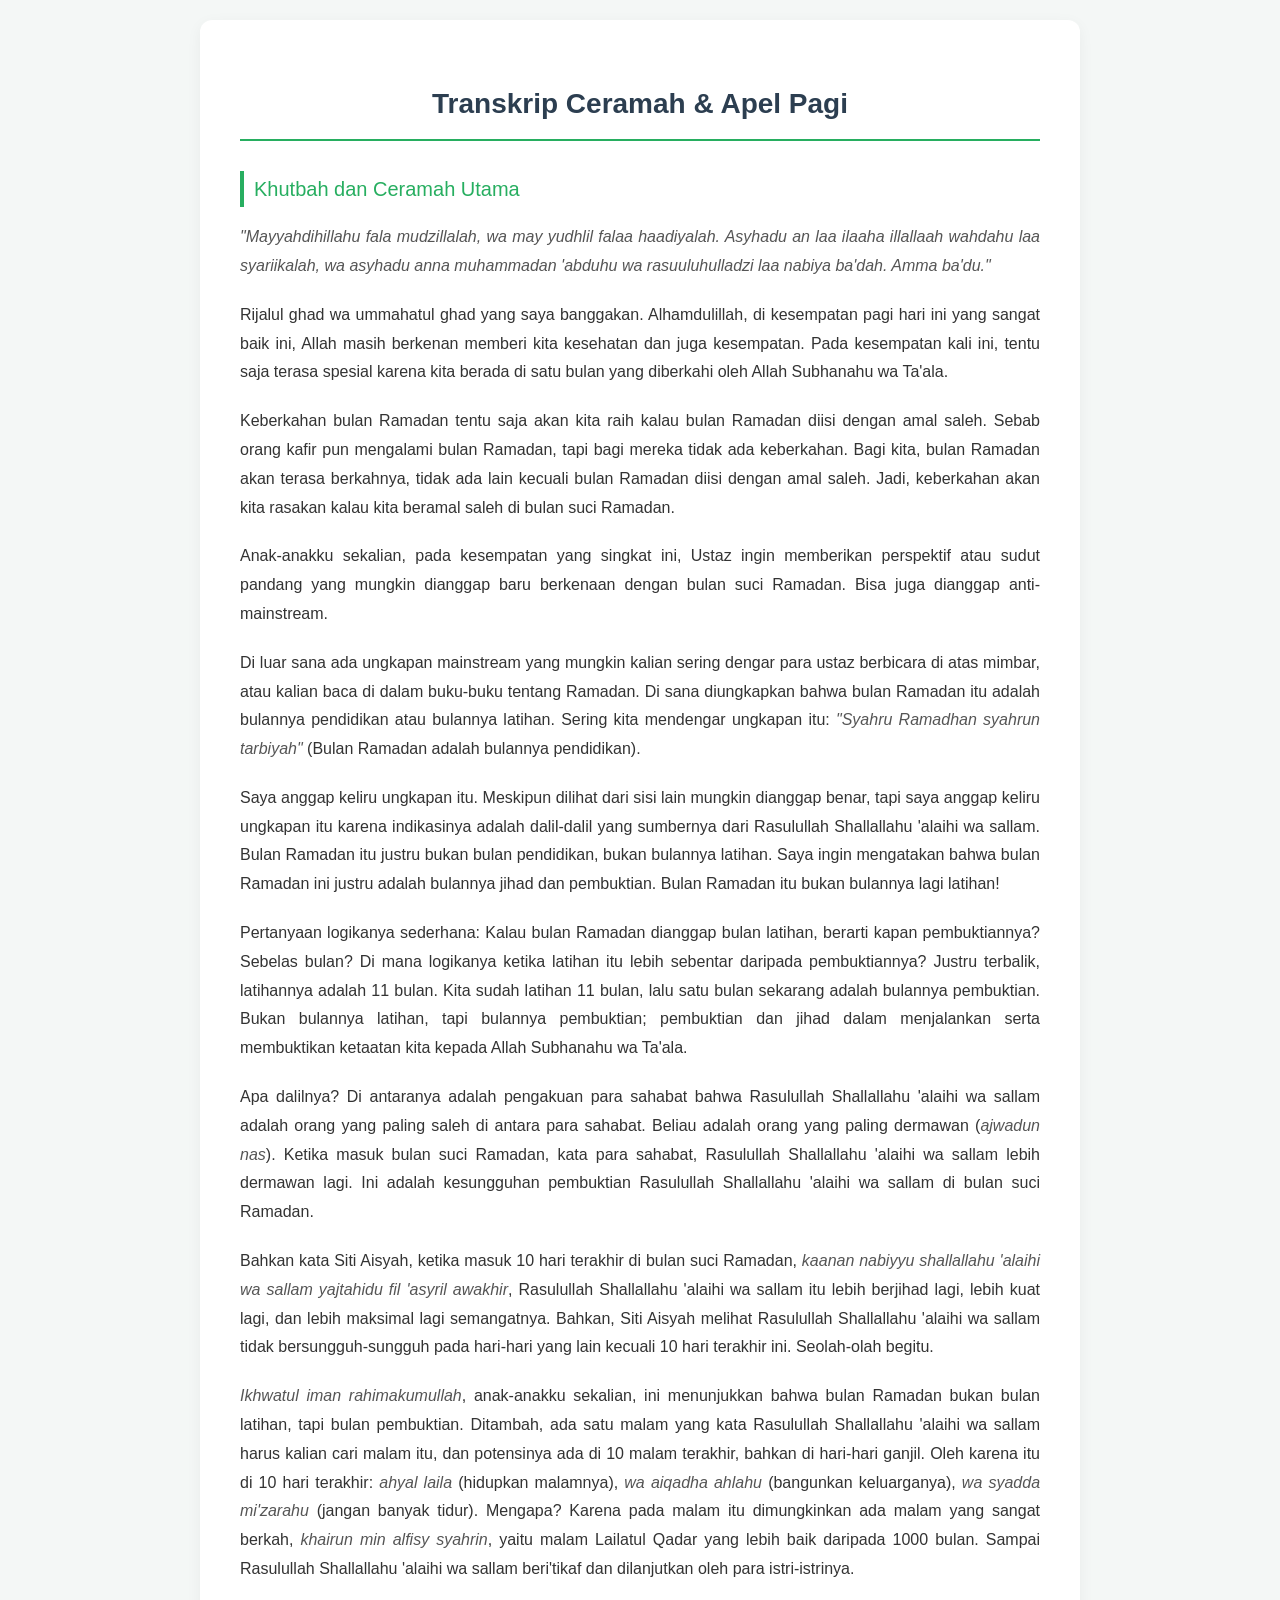
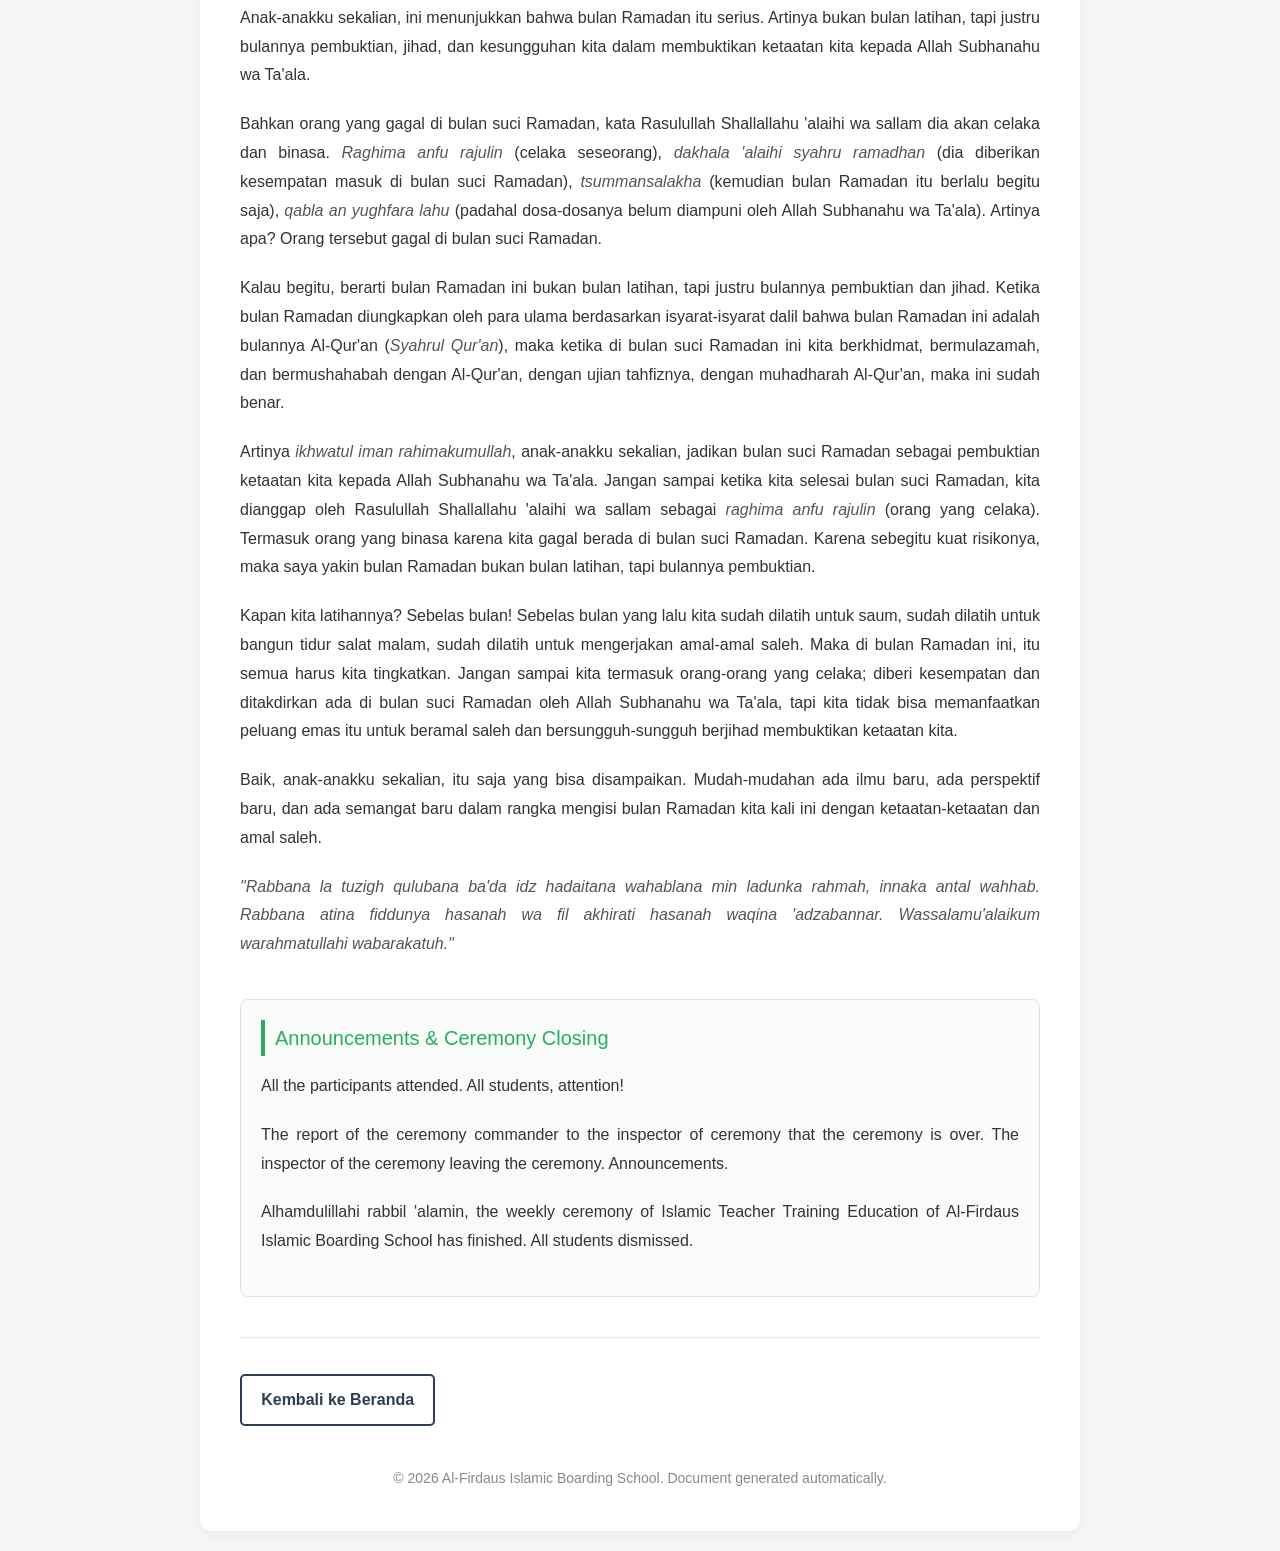
<file: UST JAJANG BAIAT.html>
<!DOCTYPE html>
<html lang="id">
<head>
    <meta charset="UTF-8">
    <meta name="viewport" content="width=device-width, initial-scale=1.0">
    <title>Transkrip Ceramah - Ust. Jajang</title>
    <link rel="stylesheet" href="style.css">
    <style>
        :root {
            --bg-color: #f4f7f6;
            --text-color: #333333;
            --container-bg: #ffffff;
            --primary-color: #2c3e50;
            --accent-color: #27ae60;
            --border-color: #e0e0e0;
        }

        body {
            font-family: 'Segoe UI', Tahoma, Geneva, Verdana, sans-serif;
            background-color: var(--bg-color);
            color: var(--text-color);
            line-height: 1.8;
            margin: 0;
            padding: 20px;
        }

        .container {
            max-width: 800px;
            margin: 0 auto;
            background-color: var(--container-bg);
            padding: 40px;
            border-radius: 12px;
            box-shadow: 0 4px 15px rgba(0, 0, 0, 0.05);
        }

        h1 {
            color: var(--primary-color);
            text-align: center;
            border-bottom: 2px solid var(--accent-color);
            padding-bottom: 10px;
            margin-bottom: 30px;
            font-size: 28px;
        }

        .section-title {
            color: var(--accent-color);
            font-size: 20px;
            margin-top: 30px;
            margin-bottom: 15px;
            border-left: 4px solid var(--accent-color);
            padding-left: 10px;
        }

        p {
            margin-bottom: 20px;
            text-align: justify;
        }

        .arabic-text {
            font-style: italic;
            color: #555555;
        }

        .english-section {
            background-color: #f9fbf9;
            padding: 20px;
            border-radius: 8px;
            border: 1px solid var(--border-color);
            margin-top: 40px;
        }

        .footer {
            text-align: center;
            margin-top: 40px;
            font-size: 14px;
            color: #888888;
        }

        @media (max-width: 600px) {
            .container {
                padding: 20px;
            }
            h1 {
                font-size: 24px;
            }
        }
    </style>
</head>
<body>

    <div class="container">
        <h1>Transkrip Ceramah & Apel Pagi</h1>

        <div class="section-title">Khutbah dan Ceramah Utama</div>
        
        <p class="arabic-text">"Mayyahdihillahu fala mudzillalah, wa may yudhlil falaa haadiyalah. Asyhadu an laa ilaaha illallaah wahdahu laa syariikalah, wa asyhadu anna muhammadan 'abduhu wa rasuuluhulladzi laa nabiya ba'dah. Amma ba'du."</p>

        <p>Rijalul ghad wa ummahatul ghad yang saya banggakan. Alhamdulillah, di kesempatan pagi hari ini yang sangat baik ini, Allah masih berkenan memberi kita kesehatan dan juga kesempatan. Pada kesempatan kali ini, tentu saja terasa spesial karena kita berada di satu bulan yang diberkahi oleh Allah Subhanahu wa Ta'ala.</p>

        <p>Keberkahan bulan Ramadan tentu saja akan kita raih kalau bulan Ramadan diisi dengan amal saleh. Sebab orang kafir pun mengalami bulan Ramadan, tapi bagi mereka tidak ada keberkahan. Bagi kita, bulan Ramadan akan terasa berkahnya, tidak ada lain kecuali bulan Ramadan diisi dengan amal saleh. Jadi, keberkahan akan kita rasakan kalau kita beramal saleh di bulan suci Ramadan.</p>

        <p>Anak-anakku sekalian, pada kesempatan yang singkat ini, Ustaz ingin memberikan perspektif atau sudut pandang yang mungkin dianggap baru berkenaan dengan bulan suci Ramadan. Bisa juga dianggap anti-mainstream.</p>

        <p>Di luar sana ada ungkapan mainstream yang mungkin kalian sering dengar para ustaz berbicara di atas mimbar, atau kalian baca di dalam buku-buku tentang Ramadan. Di sana diungkapkan bahwa bulan Ramadan itu adalah bulannya pendidikan atau bulannya latihan. Sering kita mendengar ungkapan itu: <span class="arabic-text">"Syahru Ramadhan syahrun tarbiyah"</span> (Bulan Ramadan adalah bulannya pendidikan).</p>

        <p>Saya anggap keliru ungkapan itu. Meskipun dilihat dari sisi lain mungkin dianggap benar, tapi saya anggap keliru ungkapan itu karena indikasinya adalah dalil-dalil yang sumbernya dari Rasulullah Shallallahu 'alaihi wa sallam. Bulan Ramadan itu justru bukan bulan pendidikan, bukan bulannya latihan. Saya ingin mengatakan bahwa bulan Ramadan ini justru adalah bulannya jihad dan pembuktian. Bulan Ramadan itu bukan bulannya lagi latihan!</p>

        <p>Pertanyaan logikanya sederhana: Kalau bulan Ramadan dianggap bulan latihan, berarti kapan pembuktiannya? Sebelas bulan? Di mana logikanya ketika latihan itu lebih sebentar daripada pembuktiannya? Justru terbalik, latihannya adalah 11 bulan. Kita sudah latihan 11 bulan, lalu satu bulan sekarang adalah bulannya pembuktian. Bukan bulannya latihan, tapi bulannya pembuktian; pembuktian dan jihad dalam menjalankan serta membuktikan ketaatan kita kepada Allah Subhanahu wa Ta'ala.</p>

        <p>Apa dalilnya? Di antaranya adalah pengakuan para sahabat bahwa Rasulullah Shallallahu 'alaihi wa sallam adalah orang yang paling saleh di antara para sahabat. Beliau adalah orang yang paling dermawan (<span class="arabic-text">ajwadun nas</span>). Ketika masuk bulan suci Ramadan, kata para sahabat, Rasulullah Shallallahu 'alaihi wa sallam lebih dermawan lagi. Ini adalah kesungguhan pembuktian Rasulullah Shallallahu 'alaihi wa sallam di bulan suci Ramadan.</p>

        <p>Bahkan kata Siti Aisyah, ketika masuk 10 hari terakhir di bulan suci Ramadan, <span class="arabic-text">kaanan nabiyyu shallallahu 'alaihi wa sallam yajtahidu fil 'asyril awakhir</span>, Rasulullah Shallallahu 'alaihi wa sallam itu lebih berjihad lagi, lebih kuat lagi, dan lebih maksimal lagi semangatnya. Bahkan, Siti Aisyah melihat Rasulullah Shallallahu 'alaihi wa sallam tidak bersungguh-sungguh pada hari-hari yang lain kecuali 10 hari terakhir ini. Seolah-olah begitu.</p>

        <p><span class="arabic-text">Ikhwatul iman rahimakumullah</span>, anak-anakku sekalian, ini menunjukkan bahwa bulan Ramadan bukan bulan latihan, tapi bulan pembuktian. Ditambah, ada satu malam yang kata Rasulullah Shallallahu 'alaihi wa sallam harus kalian cari malam itu, dan potensinya ada di 10 malam terakhir, bahkan di hari-hari ganjil. Oleh karena itu di 10 hari terakhir: <span class="arabic-text">ahyal laila</span> (hidupkan malamnya), <span class="arabic-text">wa aiqadha ahlahu</span> (bangunkan keluarganya), <span class="arabic-text">wa syadda mi'zarahu</span> (jangan banyak tidur). Mengapa? Karena pada malam itu dimungkinkan ada malam yang sangat berkah, <span class="arabic-text">khairun min alfisy syahrin</span>, yaitu malam Lailatul Qadar yang lebih baik daripada 1000 bulan. Sampai Rasulullah Shallallahu 'alaihi wa sallam beri'tikaf dan dilanjutkan oleh para istri-istrinya.</p>

        <p>Anak-anakku sekalian, ini menunjukkan bahwa bulan Ramadan itu serius. Artinya bukan bulan latihan, tapi justru bulannya pembuktian, jihad, dan kesungguhan kita dalam membuktikan ketaatan kita kepada Allah Subhanahu wa Ta'ala.</p>

        <p>Bahkan orang yang gagal di bulan suci Ramadan, kata Rasulullah Shallallahu 'alaihi wa sallam dia akan celaka dan binasa. <span class="arabic-text">Raghima anfu rajulin</span> (celaka seseorang), <span class="arabic-text">dakhala 'alaihi syahru ramadhan</span> (dia diberikan kesempatan masuk di bulan suci Ramadan), <span class="arabic-text">tsummansalakha</span> (kemudian bulan Ramadan itu berlalu begitu saja), <span class="arabic-text">qabla an yughfara lahu</span> (padahal dosa-dosanya belum diampuni oleh Allah Subhanahu wa Ta'ala). Artinya apa? Orang tersebut gagal di bulan suci Ramadan.</p>

        <p>Kalau begitu, berarti bulan Ramadan ini bukan bulan latihan, tapi justru bulannya pembuktian dan jihad. Ketika bulan Ramadan diungkapkan oleh para ulama berdasarkan isyarat-isyarat dalil bahwa bulan Ramadan ini adalah bulannya Al-Qur'an (<span class="arabic-text">Syahrul Qur'an</span>), maka ketika di bulan suci Ramadan ini kita berkhidmat, bermulazamah, dan bermushahabah dengan Al-Qur'an, dengan ujian tahfiznya, dengan muhadharah Al-Qur'an, maka ini sudah benar.</p>

        <p>Artinya <span class="arabic-text">ikhwatul iman rahimakumullah</span>, anak-anakku sekalian, jadikan bulan suci Ramadan sebagai pembuktian ketaatan kita kepada Allah Subhanahu wa Ta'ala. Jangan sampai ketika kita selesai bulan suci Ramadan, kita dianggap oleh Rasulullah Shallallahu 'alaihi wa sallam sebagai <span class="arabic-text">raghima anfu rajulin</span> (orang yang celaka). Termasuk orang yang binasa karena kita gagal berada di bulan suci Ramadan. Karena sebegitu kuat risikonya, maka saya yakin bulan Ramadan bukan bulan latihan, tapi bulannya pembuktian.</p>

        <p>Kapan kita latihannya? Sebelas bulan! Sebelas bulan yang lalu kita sudah dilatih untuk saum, sudah dilatih untuk bangun tidur salat malam, sudah dilatih untuk mengerjakan amal-amal saleh. Maka di bulan Ramadan ini, itu semua harus kita tingkatkan. Jangan sampai kita termasuk orang-orang yang celaka; diberi kesempatan dan ditakdirkan ada di bulan suci Ramadan oleh Allah Subhanahu wa Ta'ala, tapi kita tidak bisa memanfaatkan peluang emas itu untuk beramal saleh dan bersungguh-sungguh berjihad membuktikan ketaatan kita.</p>

        <p>Baik, anak-anakku sekalian, itu saja yang bisa disampaikan. Mudah-mudahan ada ilmu baru, ada perspektif baru, dan ada semangat baru dalam rangka mengisi bulan Ramadan kita kali ini dengan ketaatan-ketaatan dan amal saleh.</p>

        <p class="arabic-text">"Rabbana la tuzigh qulubana ba'da idz hadaitana wahablana min ladunka rahmah, innaka antal wahhab. Rabbana atina fiddunya hasanah wa fil akhirati hasanah waqina 'adzabannar. Wassalamu'alaikum warahmatullahi wabarakatuh."</p>

        <div class="english-section">
            <div class="section-title" style="margin-top: 0;">Announcements & Ceremony Closing</div>
            <p>All the participants attended. All students, attention!</p>
            <p>The report of the ceremony commander to the inspector of ceremony that the ceremony is over. The inspector of the ceremony leaving the ceremony. Announcements.</p>
            <p>Alhamdulillahi rabbil 'alamin, the weekly ceremony of Islamic Teacher Training Education of Al-Firdaus Islamic Boarding School has finished. All students dismissed.</p>
        </div>
<div class="nav-buttons">
            <a href="index.html" class="btn btn-outline">Kembali ke Beranda</a>
</div>
        <div class="footer">
            &copy; 2026 Al-Firdaus Islamic Boarding School. Document generated automatically.
        </div>
    </div>

</body>
</html>
</file>
<file: style.css>
/* Reset dasar */
:root {
    --primary-color: #2c3e50;
    --secondary-color: #3498db;
    --accent-color: #e74c3c;
    --bg-color: #f4f7f6;
    --text-color: #333;
    --white: #ffffff;
}

body {
    font-family: 'Segoe UI', Tahoma, Geneva, Verdana, sans-serif;
    margin: 0;
    padding: 0;
    background-color: var(--bg-color);
    color: var(--text-color);
    line-height: 1.8;
}

/* Bagian Header Global */
header {
    background-color: var(--primary-color);
    color: var(--white);
    text-align: center;
    padding: 3rem 1rem;
    box-shadow: 0 4px 6px rgba(0,0,0,0.1);
}

header h1 {
    margin: 0 0 0.5rem 0;
    font-size: 2.2rem;
}

/* Area Konten Utama Index */
main {
    max-width: 900px;
    margin: 3rem auto;
    padding: 0 1rem;
    min-height: 60vh;
}

/* Grid Layout untuk Section Blog */
.blog-grid {
    display: grid;
    grid-template-columns: repeat(auto-fit, minmax(280px, 1fr));
    gap: 2rem;
}

/* Desain Kartu (Card) di Beranda */
.blog-card {
    background: var(--white);
    padding: 1.5rem;
    border-radius: 8px;
    box-shadow: 0 4px 6px rgba(0,0,0,0.05);
    border: 1px solid #eaeaea;
    transition: transform 0.2s ease, box-shadow 0.2s ease;
}

.blog-card:hover {
    transform: translateY(-5px);
    box-shadow: 0 8px 15px rgba(0,0,0,0.1);
}

.blog-card h2 {
    margin-top: 0;
    font-size: 1.3rem;
    color: var(--primary-color);
    border-bottom: 2px solid var(--secondary-color);
    padding-bottom: 10px;
}

/* Tombol Baca */
.baca-btn, .btn {
    display: inline-block;
    margin-top: 1rem;
    padding: 0.6rem 1.2rem;
    background-color: var(--secondary-color);
    color: var(--white);
    text-decoration: none;
    border-radius: 5px;
    font-weight: bold;
    transition: background 0.3s ease;
    border: none;
    cursor: pointer;
}

.baca-btn:hover, .btn:hover {
    background-color: #2980b9;
}

.btn-outline {
    background-color: transparent;
    border: 2px solid var(--primary-color);
    color: var(--primary-color);
}

.btn-outline:hover {
    background-color: var(--primary-color);
    color: var(--white);
}

/* --- STYLING UNTUK HALAMAN BLOG (ISI ARTIKEL) --- */
.blog-container {
    max-width: 800px;
    margin: -2rem auto 3rem;
    background-color: var(--white);
    padding: 40px;
    border-radius: 12px;
    box-shadow: 0 10px 20px rgba(0, 0, 0, 0.05);
    position: relative;
}

.blog-container h2 {
    color: var(--primary-color);
    border-left: 4px solid var(--secondary-color);
    padding-left: 10px;
    margin-top: 2rem;
}

.metadata {
    text-align: center;
    font-style: italic;
    color: #7f8c8d;
    margin-bottom: 30px;
    font-size: 0.9em;
}

.arabic {
    font-size: 1.2rem;
    font-weight: bold;
    text-align: right;
    direction: rtl;
    color: var(--primary-color);
    margin: 1.5rem 0;
}

/* Tombol Navigasi Bawah di Blog */
.nav-buttons {
    display: flex;
    justify-content: space-between;
    margin-top: 40px;
    padding-top: 20px;
    border-top: 1px solid #eaeaea;
}

/* Bagian Footer */
footer {
    text-align: center;
    padding: 1.5rem;
    background-color: var(--primary-color);
    color: #bdc3c7;
    font-size: 0.9rem;
}

@media (max-width: 768px) {
    .blog-container {
        margin: 1rem;
        padding: 20px;
    }
    .nav-buttons {
        flex-direction: column;
        gap: 10px;
        text-align: center;
    }
}
</file>
